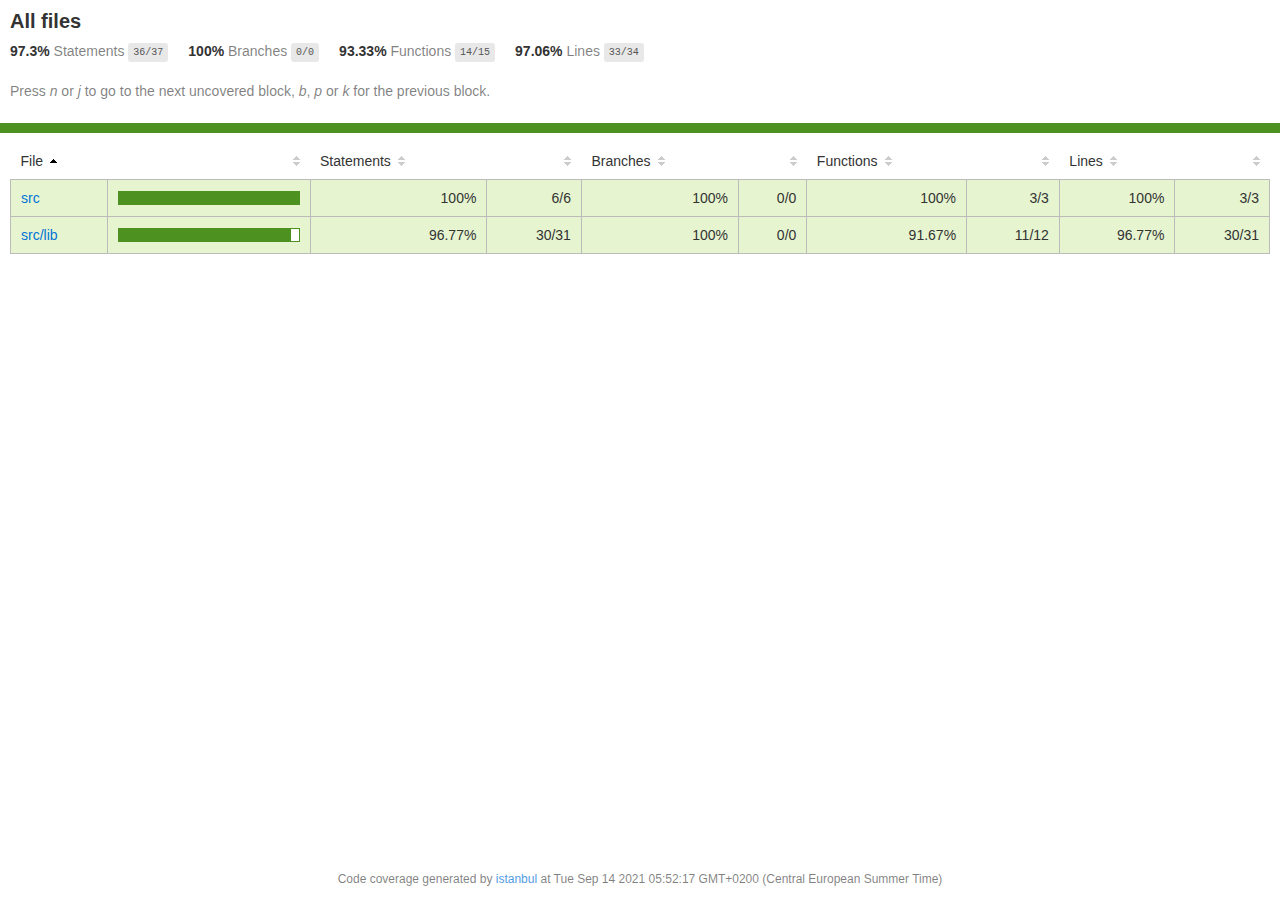
<file: express-request-validator/coverage/index.html>
<!doctype html>
<html lang="en">

<head>
    <title>Code coverage report for All files</title>
    <meta charset="utf-8" />
    <link rel="stylesheet" href="prettify.css" />
    <link rel="stylesheet" href="base.css" />
    <link rel="shortcut icon" type="image/x-icon" href="favicon.png" />
    <meta name="viewport" content="width=device-width, initial-scale=1" />
    <style type='text/css'>
        .coverage-summary .sorter {
            background-image: url(sort-arrow-sprite.png);
        }
    </style>
</head>
    
<body>
<div class='wrapper'>
    <div class='pad1'>
        <h1>All files</h1>
        <div class='clearfix'>
            
            <div class='fl pad1y space-right2'>
                <span class="strong">97.3% </span>
                <span class="quiet">Statements</span>
                <span class='fraction'>36/37</span>
            </div>
        
            
            <div class='fl pad1y space-right2'>
                <span class="strong">100% </span>
                <span class="quiet">Branches</span>
                <span class='fraction'>0/0</span>
            </div>
        
            
            <div class='fl pad1y space-right2'>
                <span class="strong">93.33% </span>
                <span class="quiet">Functions</span>
                <span class='fraction'>14/15</span>
            </div>
        
            
            <div class='fl pad1y space-right2'>
                <span class="strong">97.06% </span>
                <span class="quiet">Lines</span>
                <span class='fraction'>33/34</span>
            </div>
        
            
        </div>
        <p class="quiet">
            Press <em>n</em> or <em>j</em> to go to the next uncovered block, <em>b</em>, <em>p</em> or <em>k</em> for the previous block.
        </p>
    </div>
    <div class='status-line high'></div>
    <div class="pad1">
<table class="coverage-summary">
<thead>
<tr>
   <th data-col="file" data-fmt="html" data-html="true" class="file">File</th>
   <th data-col="pic" data-type="number" data-fmt="html" data-html="true" class="pic"></th>
   <th data-col="statements" data-type="number" data-fmt="pct" class="pct">Statements</th>
   <th data-col="statements_raw" data-type="number" data-fmt="html" class="abs"></th>
   <th data-col="branches" data-type="number" data-fmt="pct" class="pct">Branches</th>
   <th data-col="branches_raw" data-type="number" data-fmt="html" class="abs"></th>
   <th data-col="functions" data-type="number" data-fmt="pct" class="pct">Functions</th>
   <th data-col="functions_raw" data-type="number" data-fmt="html" class="abs"></th>
   <th data-col="lines" data-type="number" data-fmt="pct" class="pct">Lines</th>
   <th data-col="lines_raw" data-type="number" data-fmt="html" class="abs"></th>
</tr>
</thead>
<tbody><tr>
	<td class="file high" data-value="src"><a href="src/index.html">src</a></td>
	<td data-value="100" class="pic high">
	<div class="chart"><div class="cover-fill cover-full" style="width: 100%"></div><div class="cover-empty" style="width: 0%"></div></div>
	</td>
	<td data-value="100" class="pct high">100%</td>
	<td data-value="6" class="abs high">6/6</td>
	<td data-value="100" class="pct high">100%</td>
	<td data-value="0" class="abs high">0/0</td>
	<td data-value="100" class="pct high">100%</td>
	<td data-value="3" class="abs high">3/3</td>
	<td data-value="100" class="pct high">100%</td>
	<td data-value="3" class="abs high">3/3</td>
	</tr>

<tr>
	<td class="file high" data-value="src/lib"><a href="src/lib/index.html">src/lib</a></td>
	<td data-value="96.77" class="pic high">
	<div class="chart"><div class="cover-fill" style="width: 96%"></div><div class="cover-empty" style="width: 4%"></div></div>
	</td>
	<td data-value="96.77" class="pct high">96.77%</td>
	<td data-value="31" class="abs high">30/31</td>
	<td data-value="100" class="pct high">100%</td>
	<td data-value="0" class="abs high">0/0</td>
	<td data-value="91.67" class="pct high">91.67%</td>
	<td data-value="12" class="abs high">11/12</td>
	<td data-value="96.77" class="pct high">96.77%</td>
	<td data-value="31" class="abs high">30/31</td>
	</tr>

</tbody>
</table>
</div>
                <div class='push'></div><!-- for sticky footer -->
            </div><!-- /wrapper -->
            <div class='footer quiet pad2 space-top1 center small'>
                Code coverage generated by
                <a href="https://istanbul.js.org/" target="_blank">istanbul</a>
                at Tue Sep 14 2021 05:52:17 GMT+0200 (Central European Summer Time)
            </div>
        </div>
        <script src="prettify.js"></script>
        <script>
            window.onload = function () {
                prettyPrint();
            };
        </script>
        <script src="sorter.js"></script>
        <script src="block-navigation.js"></script>
    </body>
</html>
</file>
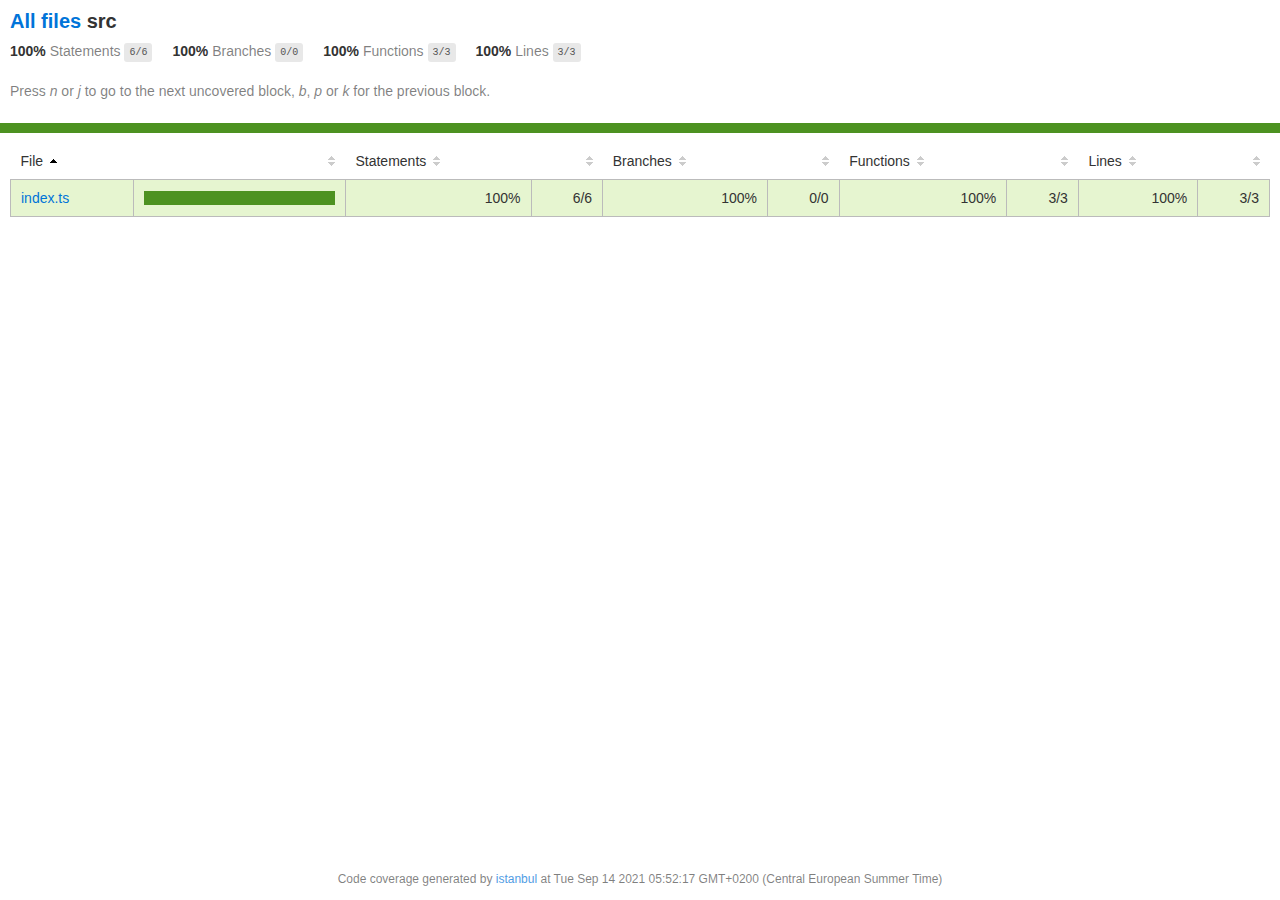
<file: express-request-validator/coverage/src/index.html>
<!doctype html>
<html lang="en">

<head>
    <title>Code coverage report for src</title>
    <meta charset="utf-8" />
    <link rel="stylesheet" href="../prettify.css" />
    <link rel="stylesheet" href="../base.css" />
    <link rel="shortcut icon" type="image/x-icon" href="../favicon.png" />
    <meta name="viewport" content="width=device-width, initial-scale=1" />
    <style type='text/css'>
        .coverage-summary .sorter {
            background-image: url(../sort-arrow-sprite.png);
        }
    </style>
</head>
    
<body>
<div class='wrapper'>
    <div class='pad1'>
        <h1><a href="../index.html">All files</a> src</h1>
        <div class='clearfix'>
            
            <div class='fl pad1y space-right2'>
                <span class="strong">100% </span>
                <span class="quiet">Statements</span>
                <span class='fraction'>6/6</span>
            </div>
        
            
            <div class='fl pad1y space-right2'>
                <span class="strong">100% </span>
                <span class="quiet">Branches</span>
                <span class='fraction'>0/0</span>
            </div>
        
            
            <div class='fl pad1y space-right2'>
                <span class="strong">100% </span>
                <span class="quiet">Functions</span>
                <span class='fraction'>3/3</span>
            </div>
        
            
            <div class='fl pad1y space-right2'>
                <span class="strong">100% </span>
                <span class="quiet">Lines</span>
                <span class='fraction'>3/3</span>
            </div>
        
            
        </div>
        <p class="quiet">
            Press <em>n</em> or <em>j</em> to go to the next uncovered block, <em>b</em>, <em>p</em> or <em>k</em> for the previous block.
        </p>
    </div>
    <div class='status-line high'></div>
    <div class="pad1">
<table class="coverage-summary">
<thead>
<tr>
   <th data-col="file" data-fmt="html" data-html="true" class="file">File</th>
   <th data-col="pic" data-type="number" data-fmt="html" data-html="true" class="pic"></th>
   <th data-col="statements" data-type="number" data-fmt="pct" class="pct">Statements</th>
   <th data-col="statements_raw" data-type="number" data-fmt="html" class="abs"></th>
   <th data-col="branches" data-type="number" data-fmt="pct" class="pct">Branches</th>
   <th data-col="branches_raw" data-type="number" data-fmt="html" class="abs"></th>
   <th data-col="functions" data-type="number" data-fmt="pct" class="pct">Functions</th>
   <th data-col="functions_raw" data-type="number" data-fmt="html" class="abs"></th>
   <th data-col="lines" data-type="number" data-fmt="pct" class="pct">Lines</th>
   <th data-col="lines_raw" data-type="number" data-fmt="html" class="abs"></th>
</tr>
</thead>
<tbody><tr>
	<td class="file high" data-value="index.ts"><a href="index.ts.html">index.ts</a></td>
	<td data-value="100" class="pic high">
	<div class="chart"><div class="cover-fill cover-full" style="width: 100%"></div><div class="cover-empty" style="width: 0%"></div></div>
	</td>
	<td data-value="100" class="pct high">100%</td>
	<td data-value="6" class="abs high">6/6</td>
	<td data-value="100" class="pct high">100%</td>
	<td data-value="0" class="abs high">0/0</td>
	<td data-value="100" class="pct high">100%</td>
	<td data-value="3" class="abs high">3/3</td>
	<td data-value="100" class="pct high">100%</td>
	<td data-value="3" class="abs high">3/3</td>
	</tr>

</tbody>
</table>
</div>
                <div class='push'></div><!-- for sticky footer -->
            </div><!-- /wrapper -->
            <div class='footer quiet pad2 space-top1 center small'>
                Code coverage generated by
                <a href="https://istanbul.js.org/" target="_blank">istanbul</a>
                at Tue Sep 14 2021 05:52:17 GMT+0200 (Central European Summer Time)
            </div>
        </div>
        <script src="../prettify.js"></script>
        <script>
            window.onload = function () {
                prettyPrint();
            };
        </script>
        <script src="../sorter.js"></script>
        <script src="../block-navigation.js"></script>
    </body>
</html>
</file>
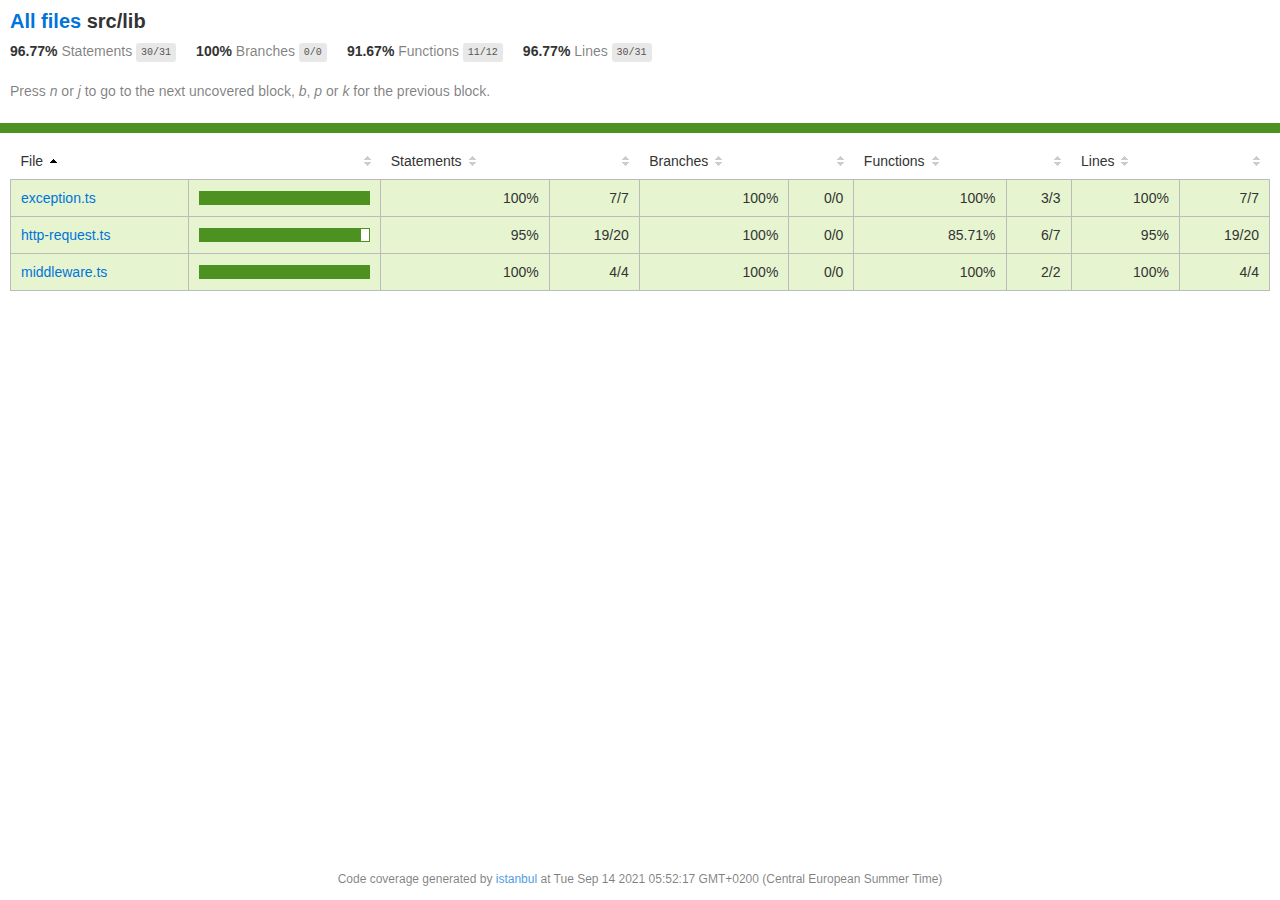
<file: express-request-validator/coverage/src/lib/index.html>
<!doctype html>
<html lang="en">

<head>
    <title>Code coverage report for src/lib</title>
    <meta charset="utf-8" />
    <link rel="stylesheet" href="../../prettify.css" />
    <link rel="stylesheet" href="../../base.css" />
    <link rel="shortcut icon" type="image/x-icon" href="../../favicon.png" />
    <meta name="viewport" content="width=device-width, initial-scale=1" />
    <style type='text/css'>
        .coverage-summary .sorter {
            background-image: url(../../sort-arrow-sprite.png);
        }
    </style>
</head>
    
<body>
<div class='wrapper'>
    <div class='pad1'>
        <h1><a href="../../index.html">All files</a> src/lib</h1>
        <div class='clearfix'>
            
            <div class='fl pad1y space-right2'>
                <span class="strong">96.77% </span>
                <span class="quiet">Statements</span>
                <span class='fraction'>30/31</span>
            </div>
        
            
            <div class='fl pad1y space-right2'>
                <span class="strong">100% </span>
                <span class="quiet">Branches</span>
                <span class='fraction'>0/0</span>
            </div>
        
            
            <div class='fl pad1y space-right2'>
                <span class="strong">91.67% </span>
                <span class="quiet">Functions</span>
                <span class='fraction'>11/12</span>
            </div>
        
            
            <div class='fl pad1y space-right2'>
                <span class="strong">96.77% </span>
                <span class="quiet">Lines</span>
                <span class='fraction'>30/31</span>
            </div>
        
            
        </div>
        <p class="quiet">
            Press <em>n</em> or <em>j</em> to go to the next uncovered block, <em>b</em>, <em>p</em> or <em>k</em> for the previous block.
        </p>
    </div>
    <div class='status-line high'></div>
    <div class="pad1">
<table class="coverage-summary">
<thead>
<tr>
   <th data-col="file" data-fmt="html" data-html="true" class="file">File</th>
   <th data-col="pic" data-type="number" data-fmt="html" data-html="true" class="pic"></th>
   <th data-col="statements" data-type="number" data-fmt="pct" class="pct">Statements</th>
   <th data-col="statements_raw" data-type="number" data-fmt="html" class="abs"></th>
   <th data-col="branches" data-type="number" data-fmt="pct" class="pct">Branches</th>
   <th data-col="branches_raw" data-type="number" data-fmt="html" class="abs"></th>
   <th data-col="functions" data-type="number" data-fmt="pct" class="pct">Functions</th>
   <th data-col="functions_raw" data-type="number" data-fmt="html" class="abs"></th>
   <th data-col="lines" data-type="number" data-fmt="pct" class="pct">Lines</th>
   <th data-col="lines_raw" data-type="number" data-fmt="html" class="abs"></th>
</tr>
</thead>
<tbody><tr>
	<td class="file high" data-value="exception.ts"><a href="exception.ts.html">exception.ts</a></td>
	<td data-value="100" class="pic high">
	<div class="chart"><div class="cover-fill cover-full" style="width: 100%"></div><div class="cover-empty" style="width: 0%"></div></div>
	</td>
	<td data-value="100" class="pct high">100%</td>
	<td data-value="7" class="abs high">7/7</td>
	<td data-value="100" class="pct high">100%</td>
	<td data-value="0" class="abs high">0/0</td>
	<td data-value="100" class="pct high">100%</td>
	<td data-value="3" class="abs high">3/3</td>
	<td data-value="100" class="pct high">100%</td>
	<td data-value="7" class="abs high">7/7</td>
	</tr>

<tr>
	<td class="file high" data-value="http-request.ts"><a href="http-request.ts.html">http-request.ts</a></td>
	<td data-value="95" class="pic high">
	<div class="chart"><div class="cover-fill" style="width: 95%"></div><div class="cover-empty" style="width: 5%"></div></div>
	</td>
	<td data-value="95" class="pct high">95%</td>
	<td data-value="20" class="abs high">19/20</td>
	<td data-value="100" class="pct high">100%</td>
	<td data-value="0" class="abs high">0/0</td>
	<td data-value="85.71" class="pct high">85.71%</td>
	<td data-value="7" class="abs high">6/7</td>
	<td data-value="95" class="pct high">95%</td>
	<td data-value="20" class="abs high">19/20</td>
	</tr>

<tr>
	<td class="file high" data-value="middleware.ts"><a href="middleware.ts.html">middleware.ts</a></td>
	<td data-value="100" class="pic high">
	<div class="chart"><div class="cover-fill cover-full" style="width: 100%"></div><div class="cover-empty" style="width: 0%"></div></div>
	</td>
	<td data-value="100" class="pct high">100%</td>
	<td data-value="4" class="abs high">4/4</td>
	<td data-value="100" class="pct high">100%</td>
	<td data-value="0" class="abs high">0/0</td>
	<td data-value="100" class="pct high">100%</td>
	<td data-value="2" class="abs high">2/2</td>
	<td data-value="100" class="pct high">100%</td>
	<td data-value="4" class="abs high">4/4</td>
	</tr>

</tbody>
</table>
</div>
                <div class='push'></div><!-- for sticky footer -->
            </div><!-- /wrapper -->
            <div class='footer quiet pad2 space-top1 center small'>
                Code coverage generated by
                <a href="https://istanbul.js.org/" target="_blank">istanbul</a>
                at Tue Sep 14 2021 05:52:17 GMT+0200 (Central European Summer Time)
            </div>
        </div>
        <script src="../../prettify.js"></script>
        <script>
            window.onload = function () {
                prettyPrint();
            };
        </script>
        <script src="../../sorter.js"></script>
        <script src="../../block-navigation.js"></script>
    </body>
</html>
</file>
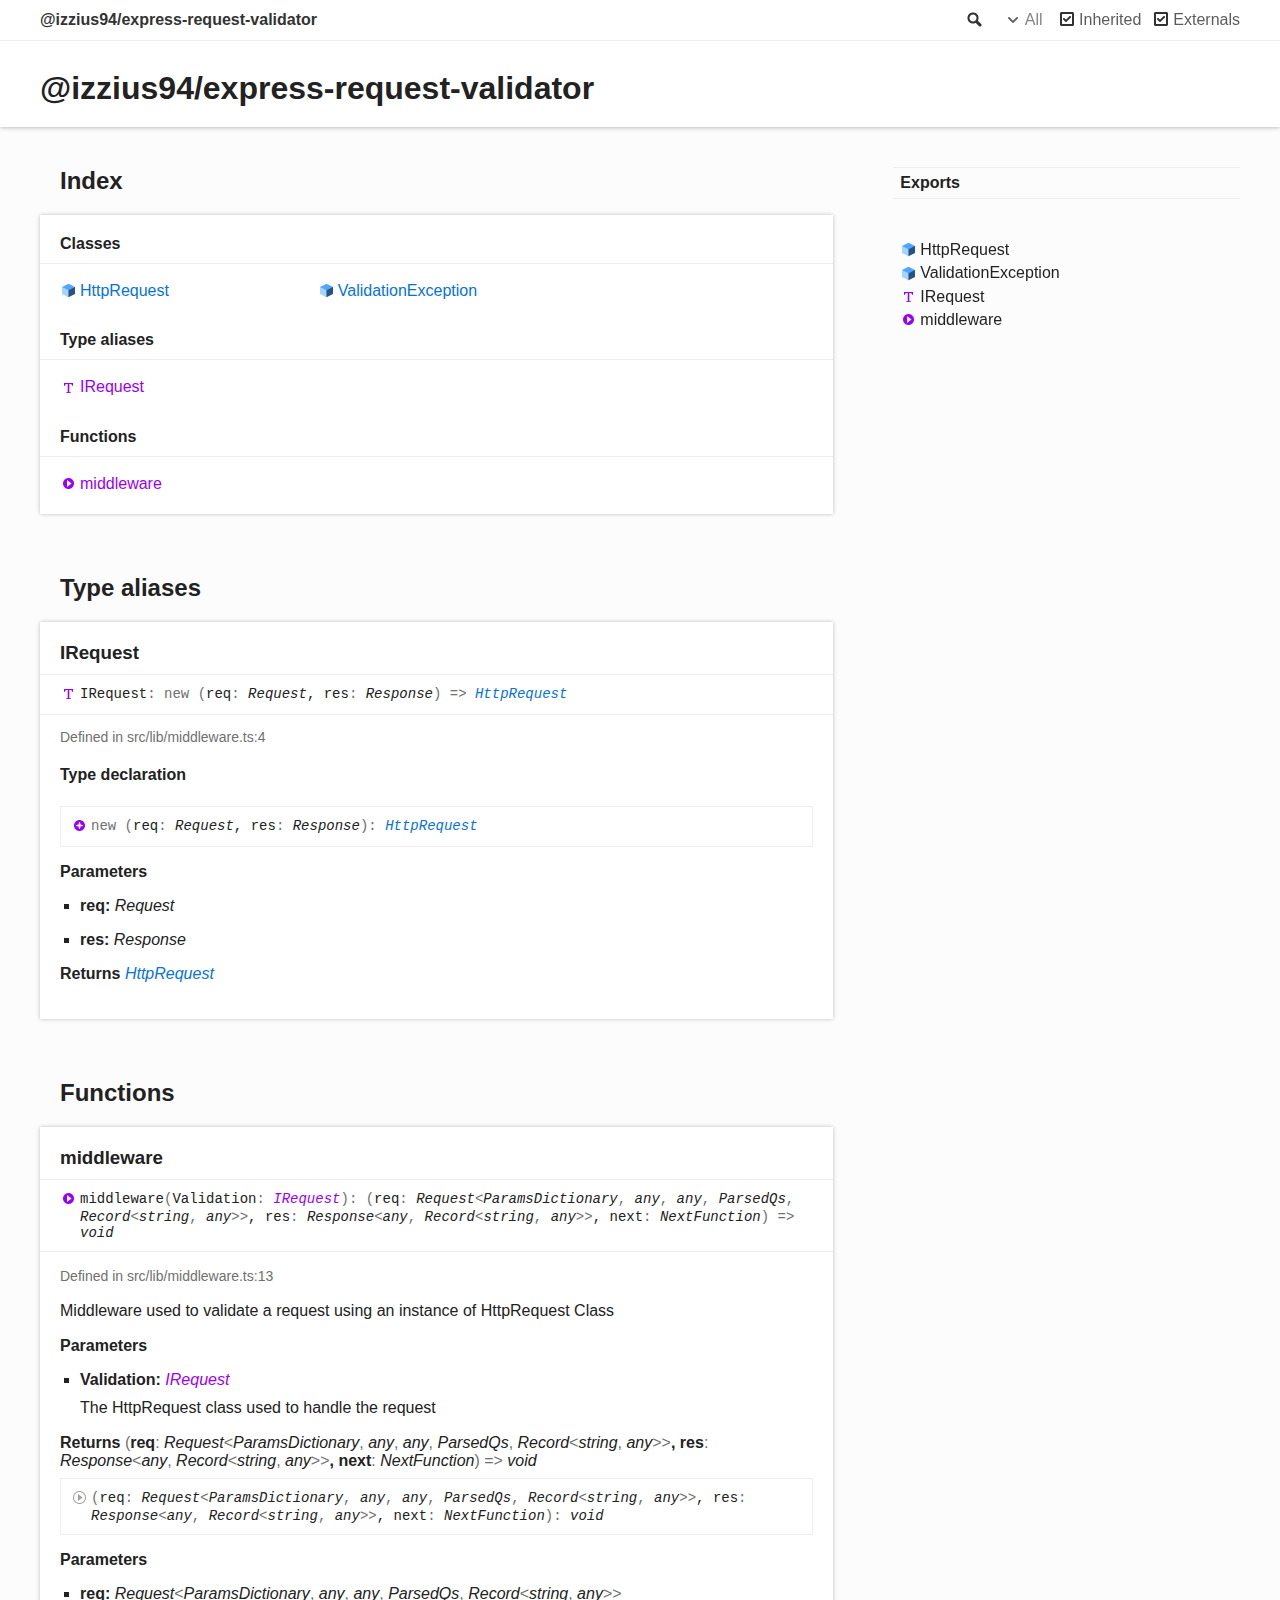
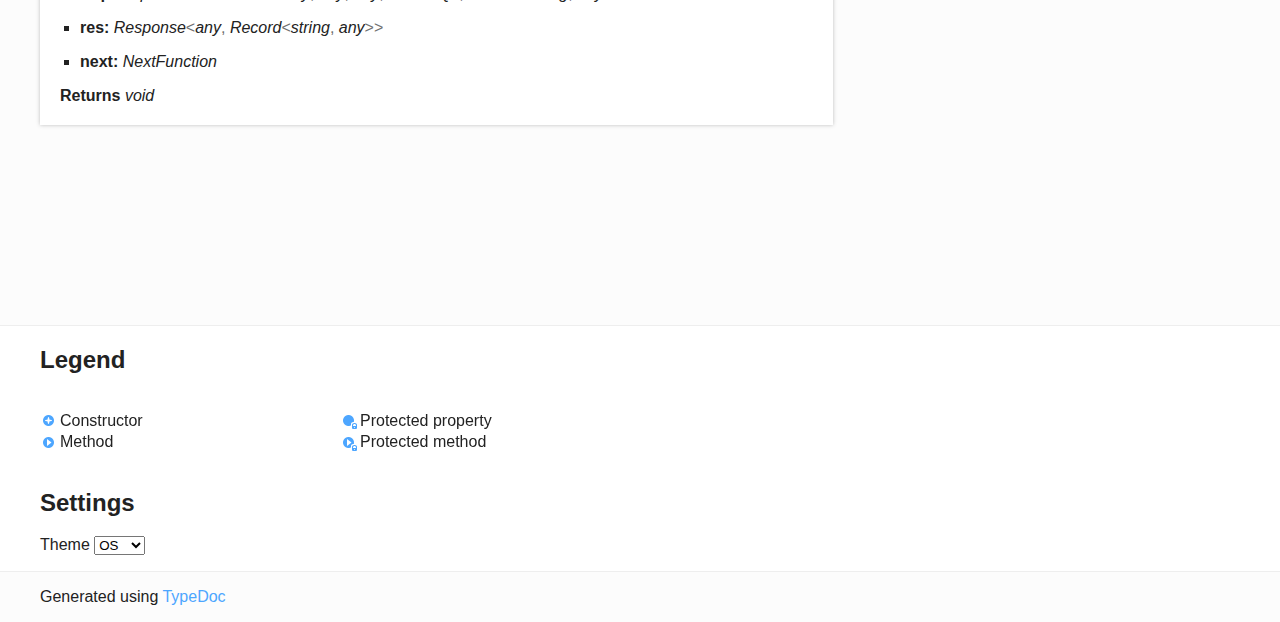
<file: express-request-validator/code/modules.html>
<!DOCTYPE html><html class="default no-js"><head><meta charSet="utf-8"/><meta http-equiv="X-UA-Compatible" content="IE=edge"/><title>@izzius94/express-request-validator</title><meta name="description" content="Documentation for @izzius94/express-request-validator"/><meta name="viewport" content="width=device-width, initial-scale=1"/><link rel="stylesheet" href="assets/style.css"/><link rel="stylesheet" href="assets/highlight.css"/><script async src="assets/search.js" id="search-script"></script></head><body><header><div class="tsd-page-toolbar"><div class="container"><div class="table-wrap"><div class="table-cell" id="tsd-search" data-base="."><div class="field"><label for="tsd-search-field" class="tsd-widget search no-caption">Search</label><input type="text" id="tsd-search-field"/></div><ul class="results"><li class="state loading">Preparing search index...</li><li class="state failure">The search index is not available</li></ul><a href="index.html" class="title">@izzius94/express-request-validator</a></div><div class="table-cell" id="tsd-widgets"><div id="tsd-filter"><a href="#" class="tsd-widget options no-caption" data-toggle="options">Options</a><div class="tsd-filter-group"><div class="tsd-select" id="tsd-filter-visibility"><span class="tsd-select-label">All</span><ul class="tsd-select-list"><li data-value="public">Public</li><li data-value="protected">Public/Protected</li><li data-value="private" class="selected">All</li></ul></div> <input type="checkbox" id="tsd-filter-inherited" checked/><label class="tsd-widget" for="tsd-filter-inherited">Inherited</label><input type="checkbox" id="tsd-filter-externals" checked/><label class="tsd-widget" for="tsd-filter-externals">Externals</label></div></div><a href="#" class="tsd-widget menu no-caption" data-toggle="menu">Menu</a></div></div></div></div><div class="tsd-page-title"><div class="container"><h1>@izzius94/express-request-validator</h1></div></div></header><div class="container container-main"><div class="row"><div class="col-8 col-content"><section class="tsd-panel-group tsd-index-group"><h2>Index</h2><section class="tsd-panel tsd-index-panel"><div class="tsd-index-content"><section class="tsd-index-section "><h3>Classes</h3><ul class="tsd-index-list"><li class="tsd-kind-class"><a href="classes/HttpRequest.html" class="tsd-kind-icon">Http<wbr/>Request</a></li><li class="tsd-kind-class"><a href="classes/ValidationException.html" class="tsd-kind-icon">Validation<wbr/>Exception</a></li></ul></section><section class="tsd-index-section "><h3>Type aliases</h3><ul class="tsd-index-list"><li class="tsd-kind-type-alias"><a href="modules.html#IRequest" class="tsd-kind-icon">IRequest</a></li></ul></section><section class="tsd-index-section "><h3>Functions</h3><ul class="tsd-index-list"><li class="tsd-kind-function"><a href="modules.html#middleware" class="tsd-kind-icon">middleware</a></li></ul></section></div></section></section><section class="tsd-panel-group tsd-member-group "><h2>Type aliases</h2><section class="tsd-panel tsd-member tsd-kind-type-alias"><a name="IRequest" class="tsd-anchor"></a><h3>IRequest</h3><div class="tsd-signature tsd-kind-icon">IRequest<span class="tsd-signature-symbol">:</span> <span class="tsd-signature-symbol">new </span><span class="tsd-signature-symbol">(</span>req<span class="tsd-signature-symbol">: </span><span class="tsd-signature-type">Request</span>, res<span class="tsd-signature-symbol">: </span><span class="tsd-signature-type">Response</span><span class="tsd-signature-symbol">)</span><span class="tsd-signature-symbol"> =&gt; </span><a href="classes/HttpRequest.html" class="tsd-signature-type" data-tsd-kind="Class">HttpRequest</a></div><aside class="tsd-sources"><ul><li>Defined in src/lib/middleware.ts:4</li></ul></aside><div class="tsd-type-declaration"><h4>Type declaration</h4><ul class="tsd-parameters"><li class="tsd-parameter-signature"><ul class="tsd-signatures tsd-kind-constructor tsd-parent-kind-type-alias"><li class="tsd-signature tsd-kind-icon"><span class="tsd-signature-symbol">new </span><span class="tsd-signature-symbol">(</span>req<span class="tsd-signature-symbol">: </span><span class="tsd-signature-type">Request</span>, res<span class="tsd-signature-symbol">: </span><span class="tsd-signature-type">Response</span><span class="tsd-signature-symbol">)</span><span class="tsd-signature-symbol">: </span><a href="classes/HttpRequest.html" class="tsd-signature-type" data-tsd-kind="Class">HttpRequest</a></li></ul><ul class="tsd-descriptions"><li class="tsd-description"><h4 class="tsd-parameters-title">Parameters</h4><ul class="tsd-parameters"><li><h5>req: <span class="tsd-signature-type">Request</span></h5></li><li><h5>res: <span class="tsd-signature-type">Response</span></h5></li></ul><h4 class="tsd-returns-title">Returns <a href="classes/HttpRequest.html" class="tsd-signature-type" data-tsd-kind="Class">HttpRequest</a></h4></li></ul></li></ul></div></section></section><section class="tsd-panel-group tsd-member-group "><h2>Functions</h2><section class="tsd-panel tsd-member tsd-kind-function"><a name="middleware" class="tsd-anchor"></a><h3>middleware</h3><ul class="tsd-signatures tsd-kind-function"><li class="tsd-signature tsd-kind-icon">middleware<span class="tsd-signature-symbol">(</span>Validation<span class="tsd-signature-symbol">: </span><a href="modules.html#IRequest" class="tsd-signature-type" data-tsd-kind="Type alias">IRequest</a><span class="tsd-signature-symbol">)</span><span class="tsd-signature-symbol">: </span><span class="tsd-signature-symbol">(</span>req<span class="tsd-signature-symbol">: </span><span class="tsd-signature-type">Request</span><span class="tsd-signature-symbol">&lt;</span><span class="tsd-signature-type">ParamsDictionary</span><span class="tsd-signature-symbol">, </span><span class="tsd-signature-type">any</span><span class="tsd-signature-symbol">, </span><span class="tsd-signature-type">any</span><span class="tsd-signature-symbol">, </span><span class="tsd-signature-type">ParsedQs</span><span class="tsd-signature-symbol">, </span><span class="tsd-signature-type">Record</span><span class="tsd-signature-symbol">&lt;</span><span class="tsd-signature-type">string</span><span class="tsd-signature-symbol">, </span><span class="tsd-signature-type">any</span><span class="tsd-signature-symbol">&gt;</span><span class="tsd-signature-symbol">&gt;</span>, res<span class="tsd-signature-symbol">: </span><span class="tsd-signature-type">Response</span><span class="tsd-signature-symbol">&lt;</span><span class="tsd-signature-type">any</span><span class="tsd-signature-symbol">, </span><span class="tsd-signature-type">Record</span><span class="tsd-signature-symbol">&lt;</span><span class="tsd-signature-type">string</span><span class="tsd-signature-symbol">, </span><span class="tsd-signature-type">any</span><span class="tsd-signature-symbol">&gt;</span><span class="tsd-signature-symbol">&gt;</span>, next<span class="tsd-signature-symbol">: </span><span class="tsd-signature-type">NextFunction</span><span class="tsd-signature-symbol">)</span><span class="tsd-signature-symbol"> =&gt; </span><span class="tsd-signature-type">void</span></li></ul><ul class="tsd-descriptions"><li class="tsd-description"><aside class="tsd-sources"><ul><li>Defined in src/lib/middleware.ts:13</li></ul></aside><div class="tsd-comment tsd-typography"><div class="lead">
<p>Middleware used to validate a request using an instance
of HttpRequest Class</p>
</div></div><h4 class="tsd-parameters-title">Parameters</h4><ul class="tsd-parameters"><li><h5>Validation: <a href="modules.html#IRequest" class="tsd-signature-type" data-tsd-kind="Type alias">IRequest</a></h5><div class="tsd-comment tsd-typography"><div><p>The HttpRequest class used to handle the request</p>
</div></div></li></ul><h4 class="tsd-returns-title">Returns <span class="tsd-signature-symbol">(</span>req<span class="tsd-signature-symbol">: </span><span class="tsd-signature-type">Request</span><span class="tsd-signature-symbol">&lt;</span><span class="tsd-signature-type">ParamsDictionary</span><span class="tsd-signature-symbol">, </span><span class="tsd-signature-type">any</span><span class="tsd-signature-symbol">, </span><span class="tsd-signature-type">any</span><span class="tsd-signature-symbol">, </span><span class="tsd-signature-type">ParsedQs</span><span class="tsd-signature-symbol">, </span><span class="tsd-signature-type">Record</span><span class="tsd-signature-symbol">&lt;</span><span class="tsd-signature-type">string</span><span class="tsd-signature-symbol">, </span><span class="tsd-signature-type">any</span><span class="tsd-signature-symbol">&gt;</span><span class="tsd-signature-symbol">&gt;</span>, res<span class="tsd-signature-symbol">: </span><span class="tsd-signature-type">Response</span><span class="tsd-signature-symbol">&lt;</span><span class="tsd-signature-type">any</span><span class="tsd-signature-symbol">, </span><span class="tsd-signature-type">Record</span><span class="tsd-signature-symbol">&lt;</span><span class="tsd-signature-type">string</span><span class="tsd-signature-symbol">, </span><span class="tsd-signature-type">any</span><span class="tsd-signature-symbol">&gt;</span><span class="tsd-signature-symbol">&gt;</span>, next<span class="tsd-signature-symbol">: </span><span class="tsd-signature-type">NextFunction</span><span class="tsd-signature-symbol">)</span><span class="tsd-signature-symbol"> =&gt; </span><span class="tsd-signature-type">void</span></h4><div></div><ul class="tsd-parameters"><li class="tsd-parameter-signature"><ul class="tsd-signatures tsd-kind-type-literal"><li class="tsd-signature tsd-kind-icon"><span class="tsd-signature-symbol">(</span>req<span class="tsd-signature-symbol">: </span><span class="tsd-signature-type">Request</span><span class="tsd-signature-symbol">&lt;</span><span class="tsd-signature-type">ParamsDictionary</span><span class="tsd-signature-symbol">, </span><span class="tsd-signature-type">any</span><span class="tsd-signature-symbol">, </span><span class="tsd-signature-type">any</span><span class="tsd-signature-symbol">, </span><span class="tsd-signature-type">ParsedQs</span><span class="tsd-signature-symbol">, </span><span class="tsd-signature-type">Record</span><span class="tsd-signature-symbol">&lt;</span><span class="tsd-signature-type">string</span><span class="tsd-signature-symbol">, </span><span class="tsd-signature-type">any</span><span class="tsd-signature-symbol">&gt;</span><span class="tsd-signature-symbol">&gt;</span>, res<span class="tsd-signature-symbol">: </span><span class="tsd-signature-type">Response</span><span class="tsd-signature-symbol">&lt;</span><span class="tsd-signature-type">any</span><span class="tsd-signature-symbol">, </span><span class="tsd-signature-type">Record</span><span class="tsd-signature-symbol">&lt;</span><span class="tsd-signature-type">string</span><span class="tsd-signature-symbol">, </span><span class="tsd-signature-type">any</span><span class="tsd-signature-symbol">&gt;</span><span class="tsd-signature-symbol">&gt;</span>, next<span class="tsd-signature-symbol">: </span><span class="tsd-signature-type">NextFunction</span><span class="tsd-signature-symbol">)</span><span class="tsd-signature-symbol">: </span><span class="tsd-signature-type">void</span></li></ul><ul class="tsd-descriptions"><li class="tsd-description"><h4 class="tsd-parameters-title">Parameters</h4><ul class="tsd-parameters"><li><h5>req: <span class="tsd-signature-type">Request</span><span class="tsd-signature-symbol">&lt;</span><span class="tsd-signature-type">ParamsDictionary</span><span class="tsd-signature-symbol">, </span><span class="tsd-signature-type">any</span><span class="tsd-signature-symbol">, </span><span class="tsd-signature-type">any</span><span class="tsd-signature-symbol">, </span><span class="tsd-signature-type">ParsedQs</span><span class="tsd-signature-symbol">, </span><span class="tsd-signature-type">Record</span><span class="tsd-signature-symbol">&lt;</span><span class="tsd-signature-type">string</span><span class="tsd-signature-symbol">, </span><span class="tsd-signature-type">any</span><span class="tsd-signature-symbol">&gt;</span><span class="tsd-signature-symbol">&gt;</span></h5></li><li><h5>res: <span class="tsd-signature-type">Response</span><span class="tsd-signature-symbol">&lt;</span><span class="tsd-signature-type">any</span><span class="tsd-signature-symbol">, </span><span class="tsd-signature-type">Record</span><span class="tsd-signature-symbol">&lt;</span><span class="tsd-signature-type">string</span><span class="tsd-signature-symbol">, </span><span class="tsd-signature-type">any</span><span class="tsd-signature-symbol">&gt;</span><span class="tsd-signature-symbol">&gt;</span></h5></li><li><h5>next: <span class="tsd-signature-type">NextFunction</span></h5></li></ul><h4 class="tsd-returns-title">Returns <span class="tsd-signature-type">void</span></h4></li></ul></li></ul></li></ul></section></section></div><div class="col-4 col-menu menu-sticky-wrap menu-highlight"><nav class="tsd-navigation primary"><ul><li class="current"><a href="modules.html">Exports</a></li></ul></nav><nav class="tsd-navigation secondary menu-sticky"><ul><li class="tsd-kind-class"><a href="classes/HttpRequest.html" class="tsd-kind-icon">Http<wbr/>Request</a></li><li class="tsd-kind-class"><a href="classes/ValidationException.html" class="tsd-kind-icon">Validation<wbr/>Exception</a></li><li class="tsd-kind-type-alias"><a href="modules.html#IRequest" class="tsd-kind-icon">IRequest</a></li><li class="tsd-kind-function"><a href="modules.html#middleware" class="tsd-kind-icon">middleware</a></li></ul></nav></div></div></div><footer class="with-border-bottom"><div class="container"><h2>Legend</h2><div class="tsd-legend-group"><ul class="tsd-legend"><li class="tsd-kind-constructor tsd-parent-kind-class"><span class="tsd-kind-icon">Constructor</span></li><li class="tsd-kind-method tsd-parent-kind-class"><span class="tsd-kind-icon">Method</span></li></ul><ul class="tsd-legend"><li class="tsd-kind-property tsd-parent-kind-class tsd-is-protected"><span class="tsd-kind-icon">Protected property</span></li><li class="tsd-kind-method tsd-parent-kind-class tsd-is-protected"><span class="tsd-kind-icon">Protected method</span></li></ul></div><h2>Settings</h2><p>Theme <select id="theme"><option value="os">OS</option><option value="light">Light</option><option value="dark">Dark</option></select></p></div></footer><div class="container tsd-generator"><p>Generated using <a href="https://typedoc.org/" target="_blank">TypeDoc</a></p></div><div class="overlay"></div><script src="assets/main.js"></script></body></html>
</file>
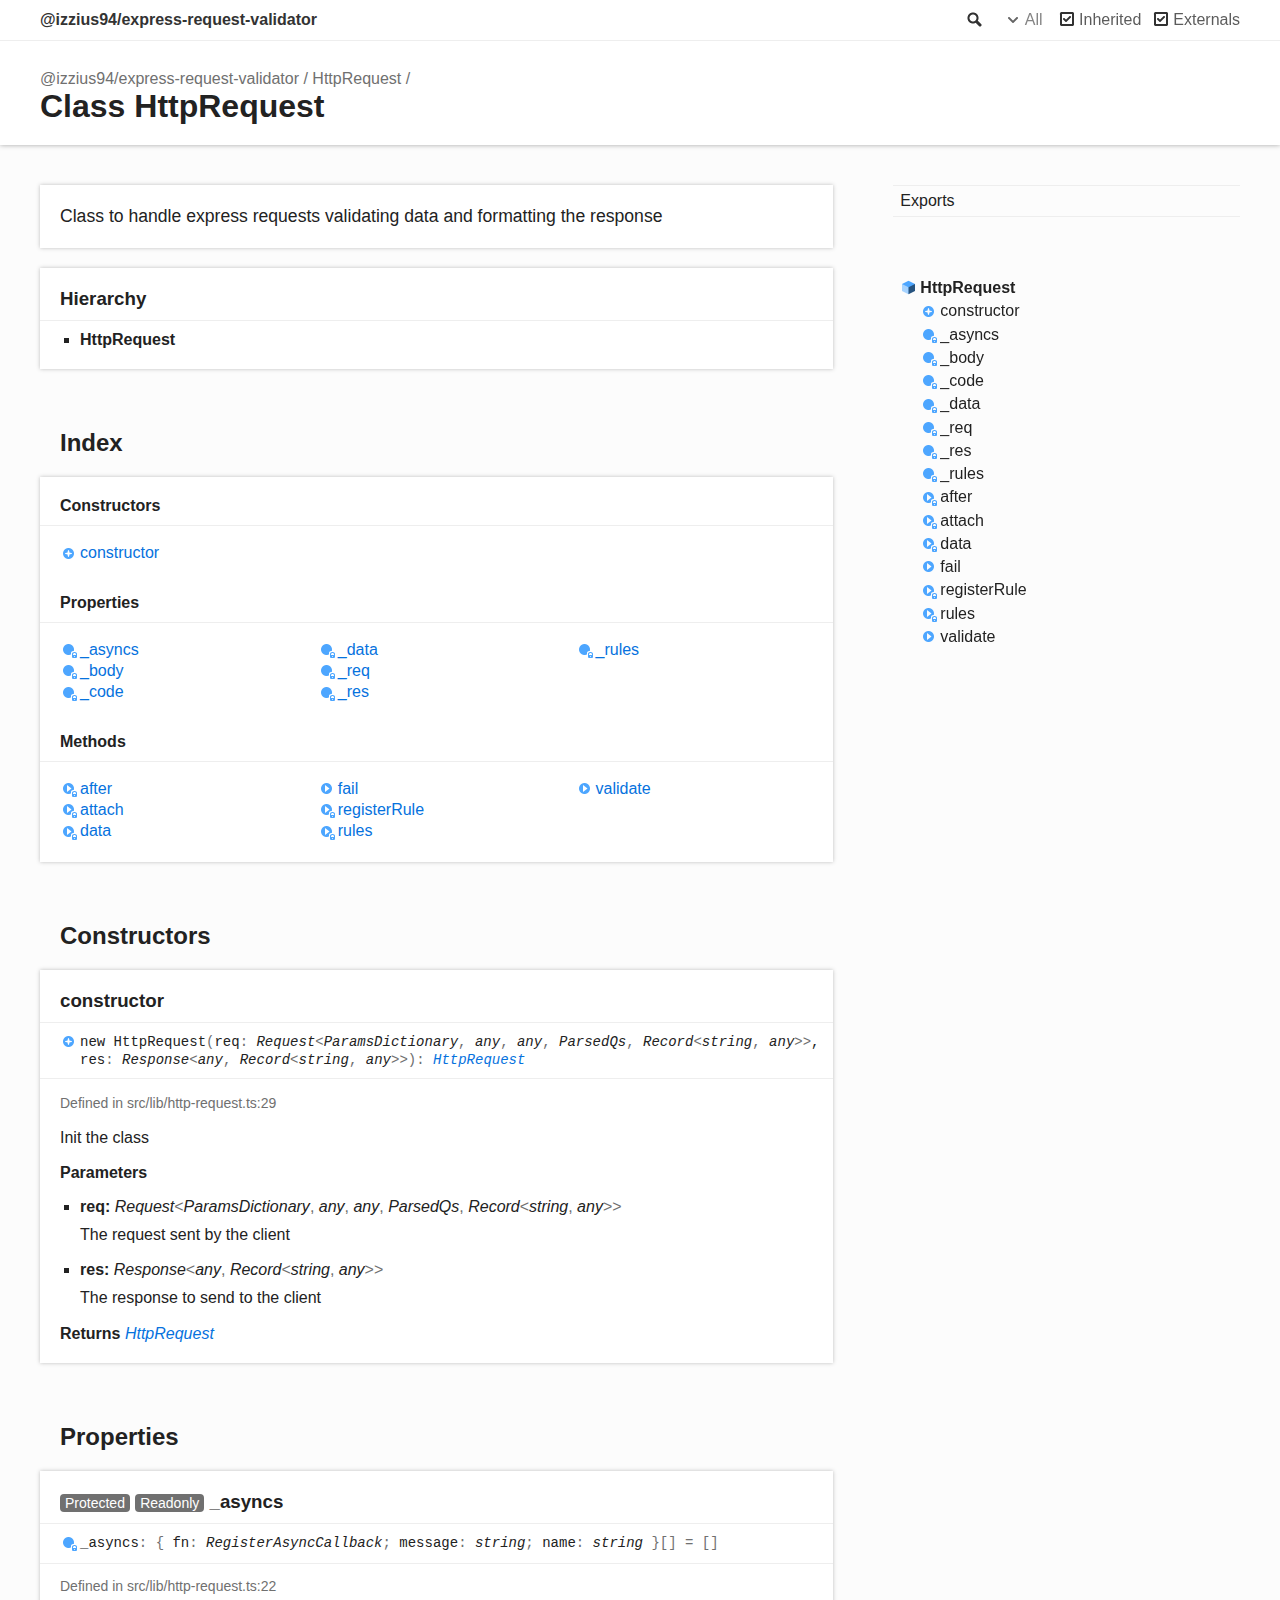
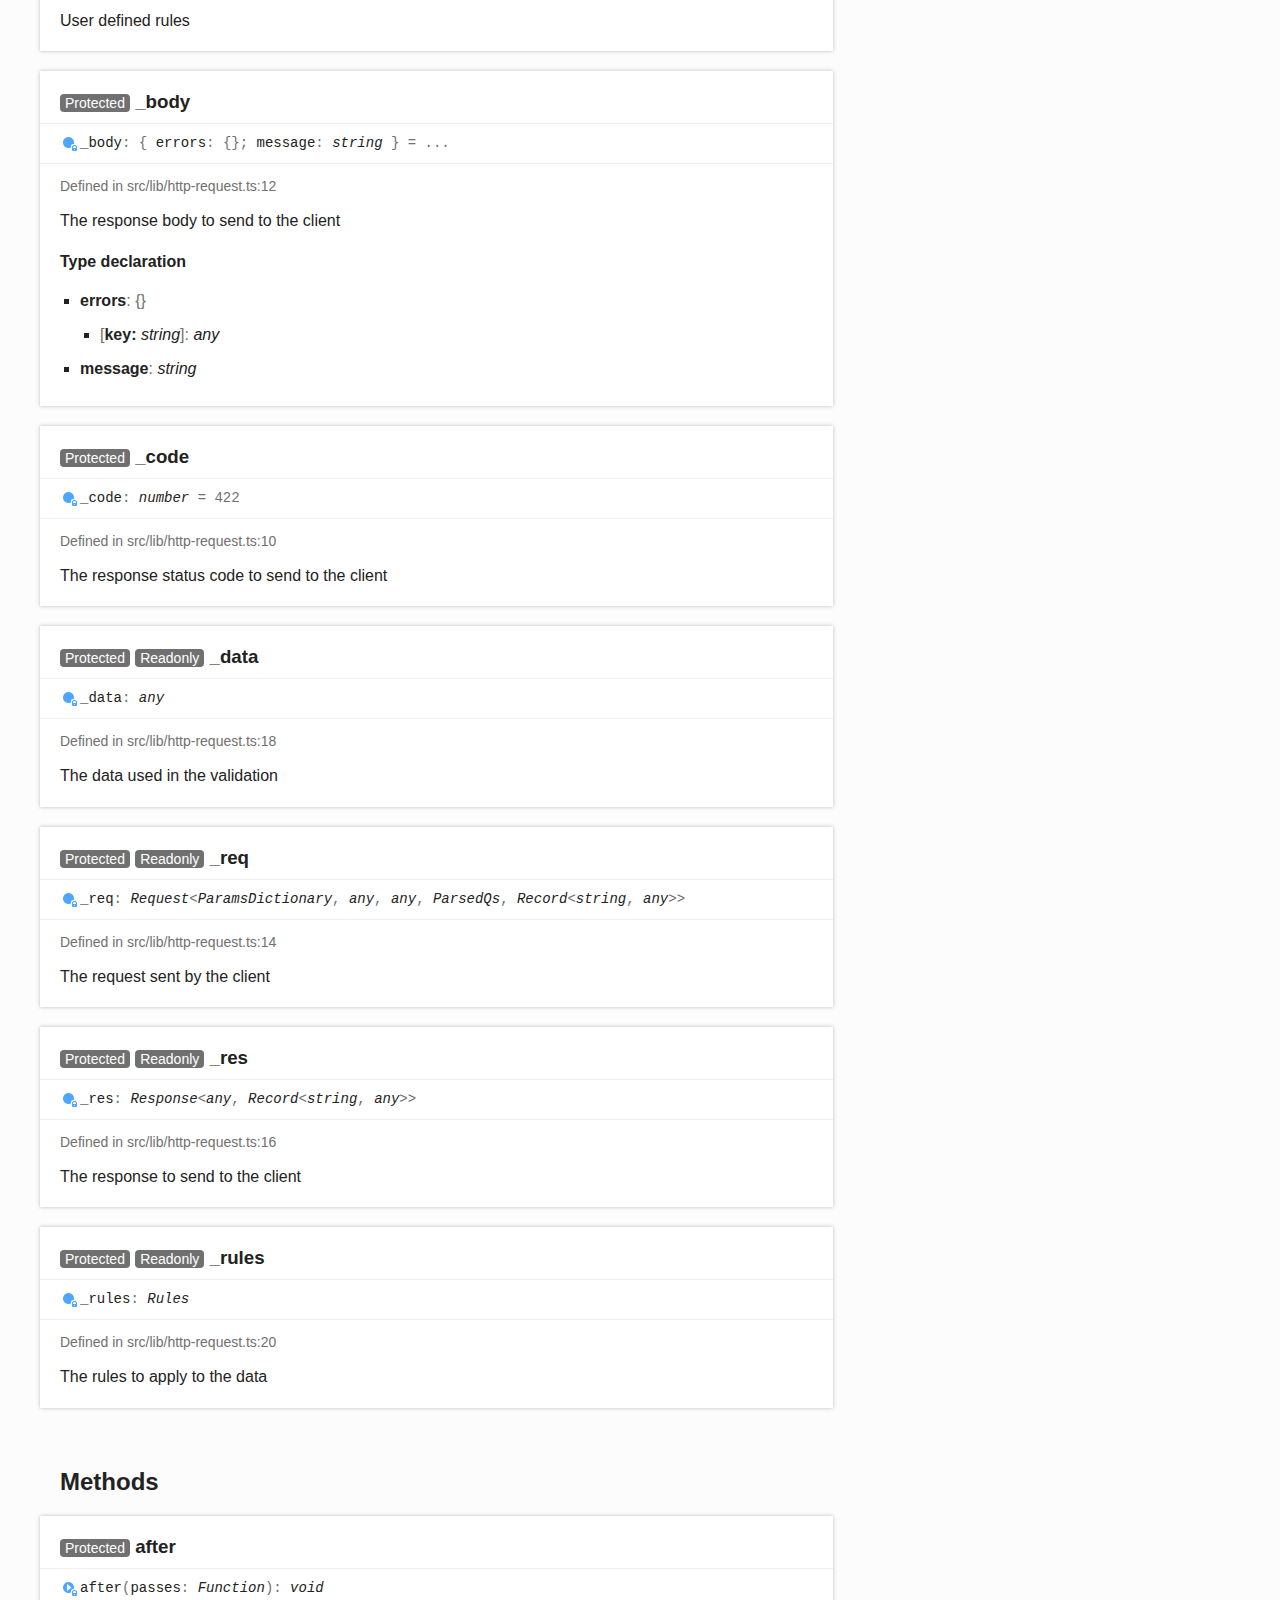
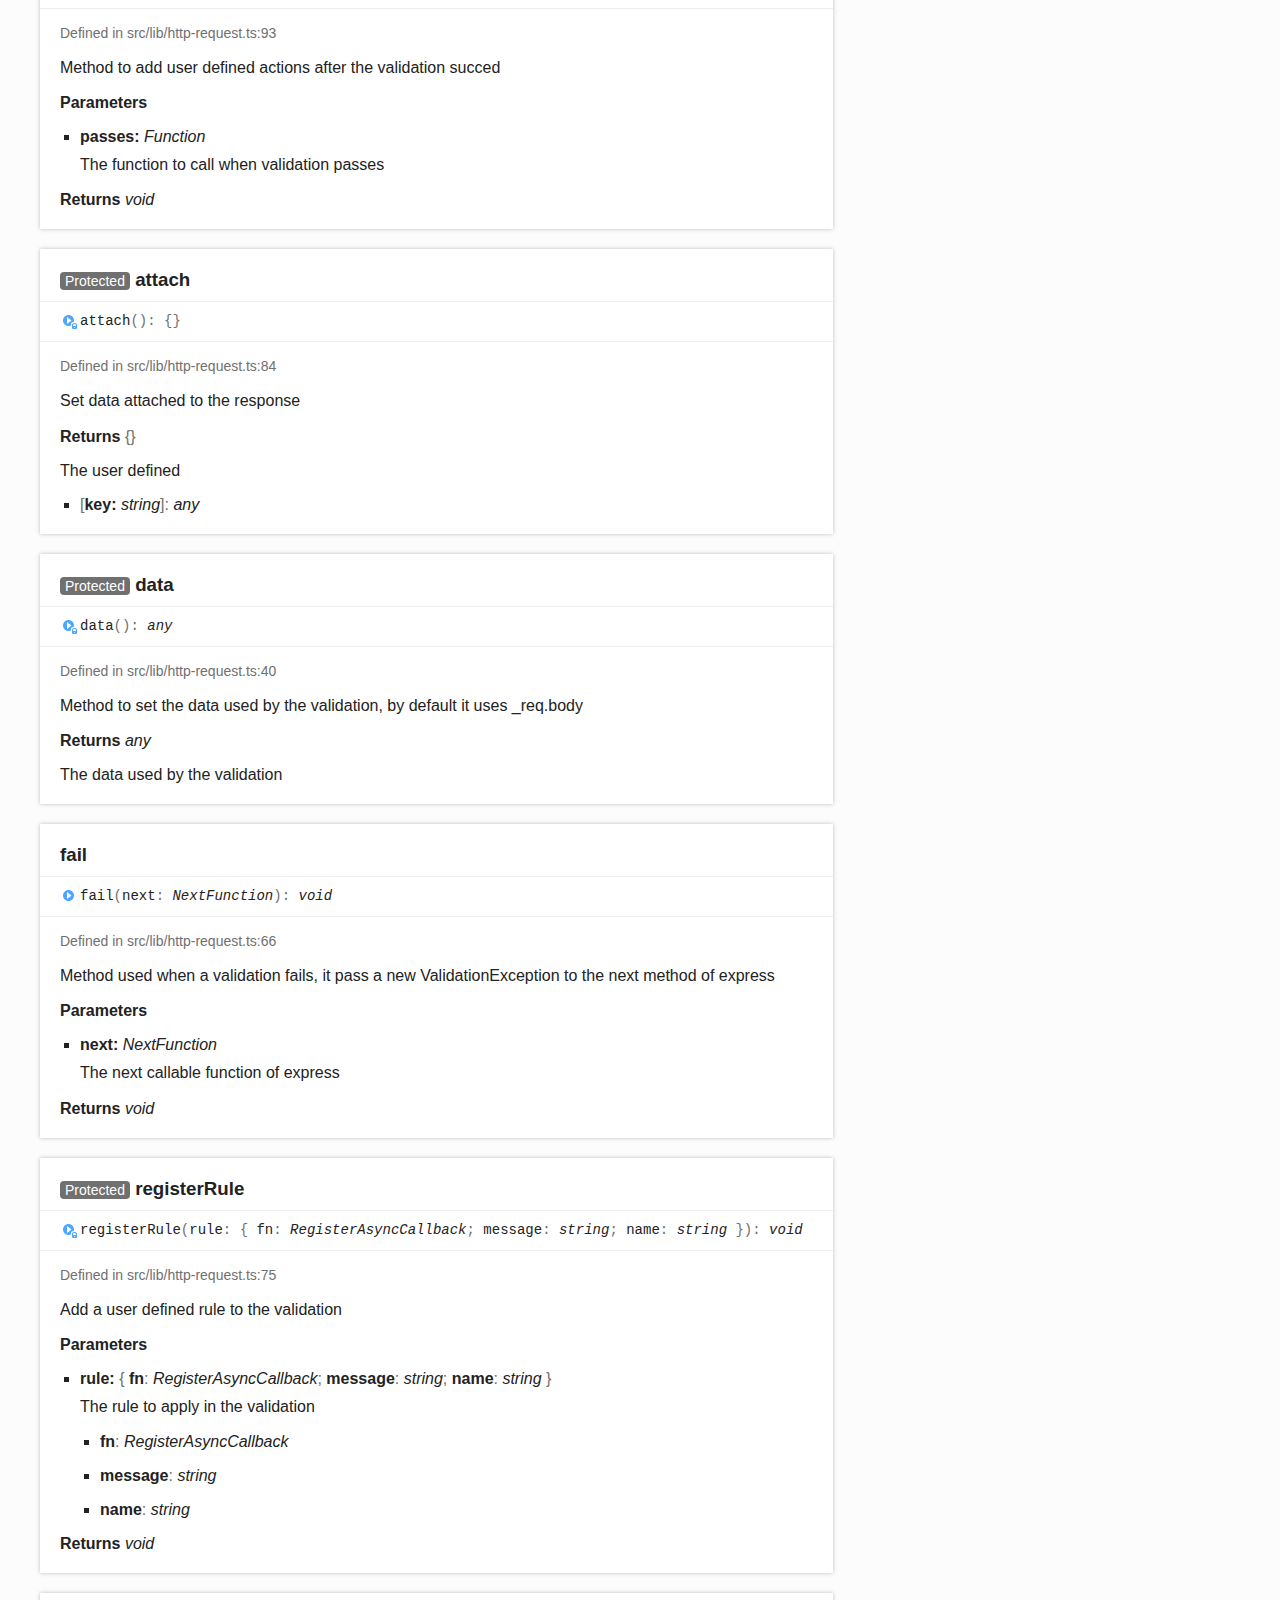
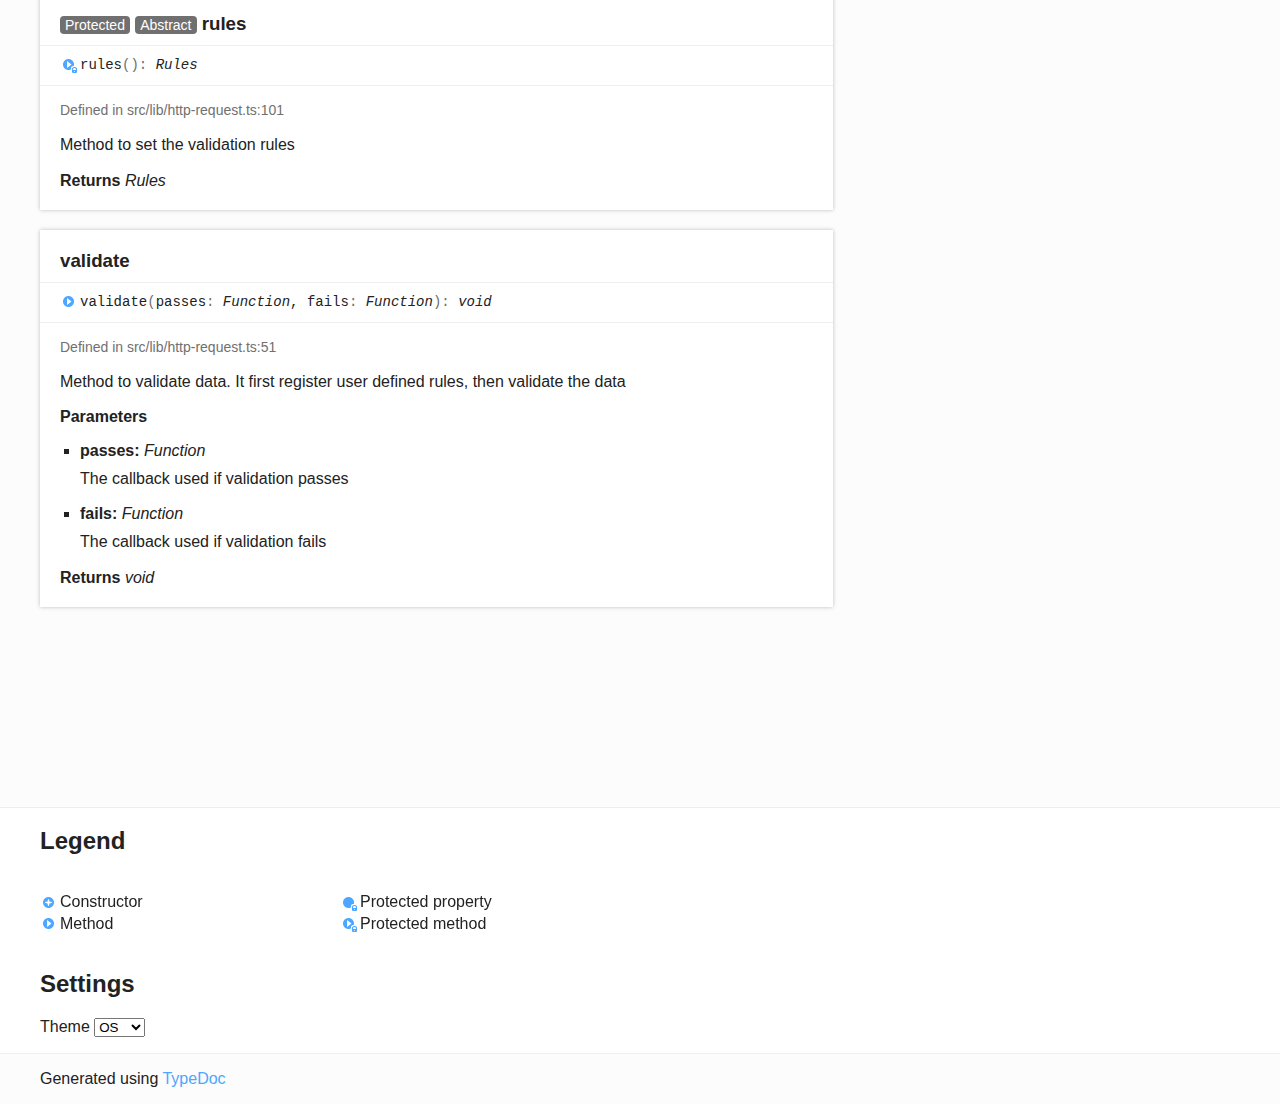
<file: express-request-validator/code/classes/HttpRequest.html>
<!DOCTYPE html><html class="default no-js"><head><meta charSet="utf-8"/><meta http-equiv="X-UA-Compatible" content="IE=edge"/><title>HttpRequest | @izzius94/express-request-validator</title><meta name="description" content="Documentation for @izzius94/express-request-validator"/><meta name="viewport" content="width=device-width, initial-scale=1"/><link rel="stylesheet" href="../assets/style.css"/><link rel="stylesheet" href="../assets/highlight.css"/><script async src="../assets/search.js" id="search-script"></script></head><body><header><div class="tsd-page-toolbar"><div class="container"><div class="table-wrap"><div class="table-cell" id="tsd-search" data-base=".."><div class="field"><label for="tsd-search-field" class="tsd-widget search no-caption">Search</label><input type="text" id="tsd-search-field"/></div><ul class="results"><li class="state loading">Preparing search index...</li><li class="state failure">The search index is not available</li></ul><a href="../index.html" class="title">@izzius94/express-request-validator</a></div><div class="table-cell" id="tsd-widgets"><div id="tsd-filter"><a href="#" class="tsd-widget options no-caption" data-toggle="options">Options</a><div class="tsd-filter-group"><div class="tsd-select" id="tsd-filter-visibility"><span class="tsd-select-label">All</span><ul class="tsd-select-list"><li data-value="public">Public</li><li data-value="protected">Public/Protected</li><li data-value="private" class="selected">All</li></ul></div> <input type="checkbox" id="tsd-filter-inherited" checked/><label class="tsd-widget" for="tsd-filter-inherited">Inherited</label><input type="checkbox" id="tsd-filter-externals" checked/><label class="tsd-widget" for="tsd-filter-externals">Externals</label></div></div><a href="#" class="tsd-widget menu no-caption" data-toggle="menu">Menu</a></div></div></div></div><div class="tsd-page-title"><div class="container"><ul class="tsd-breadcrumb"><li><a href="../modules.html">@izzius94/express-request-validator</a></li><li><a href="HttpRequest.html">HttpRequest</a></li></ul><h1>Class HttpRequest</h1></div></div></header><div class="container container-main"><div class="row"><div class="col-8 col-content"><section class="tsd-panel tsd-comment"><div class="tsd-comment tsd-typography"><div class="lead">
<p>Class to handle express requests validating data and formatting the response</p>
</div></div></section><section class="tsd-panel tsd-hierarchy"><h3>Hierarchy</h3><ul class="tsd-hierarchy"><li><span class="target">HttpRequest</span></li></ul></section><section class="tsd-panel-group tsd-index-group"><h2>Index</h2><section class="tsd-panel tsd-index-panel"><div class="tsd-index-content"><section class="tsd-index-section "><h3>Constructors</h3><ul class="tsd-index-list"><li class="tsd-kind-constructor tsd-parent-kind-class"><a href="HttpRequest.html#constructor" class="tsd-kind-icon">constructor</a></li></ul></section><section class="tsd-index-section tsd-is-private-protected"><h3>Properties</h3><ul class="tsd-index-list"><li class="tsd-kind-property tsd-parent-kind-class tsd-is-protected"><a href="HttpRequest.html#_asyncs" class="tsd-kind-icon">_asyncs</a></li><li class="tsd-kind-property tsd-parent-kind-class tsd-is-protected"><a href="HttpRequest.html#_body" class="tsd-kind-icon">_body</a></li><li class="tsd-kind-property tsd-parent-kind-class tsd-is-protected"><a href="HttpRequest.html#_code" class="tsd-kind-icon">_code</a></li><li class="tsd-kind-property tsd-parent-kind-class tsd-is-protected"><a href="HttpRequest.html#_data" class="tsd-kind-icon">_data</a></li><li class="tsd-kind-property tsd-parent-kind-class tsd-is-protected"><a href="HttpRequest.html#_req" class="tsd-kind-icon">_req</a></li><li class="tsd-kind-property tsd-parent-kind-class tsd-is-protected"><a href="HttpRequest.html#_res" class="tsd-kind-icon">_res</a></li><li class="tsd-kind-property tsd-parent-kind-class tsd-is-protected"><a href="HttpRequest.html#_rules" class="tsd-kind-icon">_rules</a></li></ul></section><section class="tsd-index-section "><h3>Methods</h3><ul class="tsd-index-list"><li class="tsd-kind-method tsd-parent-kind-class tsd-is-protected"><a href="HttpRequest.html#after" class="tsd-kind-icon">after</a></li><li class="tsd-kind-method tsd-parent-kind-class tsd-is-protected"><a href="HttpRequest.html#attach" class="tsd-kind-icon">attach</a></li><li class="tsd-kind-method tsd-parent-kind-class tsd-is-protected"><a href="HttpRequest.html#data" class="tsd-kind-icon">data</a></li><li class="tsd-kind-method tsd-parent-kind-class"><a href="HttpRequest.html#fail" class="tsd-kind-icon">fail</a></li><li class="tsd-kind-method tsd-parent-kind-class tsd-is-protected"><a href="HttpRequest.html#registerRule" class="tsd-kind-icon">register<wbr/>Rule</a></li><li class="tsd-kind-method tsd-parent-kind-class tsd-is-protected"><a href="HttpRequest.html#rules" class="tsd-kind-icon">rules</a></li><li class="tsd-kind-method tsd-parent-kind-class"><a href="HttpRequest.html#validate" class="tsd-kind-icon">validate</a></li></ul></section></div></section></section><section class="tsd-panel-group tsd-member-group "><h2>Constructors</h2><section class="tsd-panel tsd-member tsd-kind-constructor tsd-parent-kind-class"><a name="constructor" class="tsd-anchor"></a><h3>constructor</h3><ul class="tsd-signatures tsd-kind-constructor tsd-parent-kind-class"><li class="tsd-signature tsd-kind-icon">new <wbr/>Http<wbr/>Request<span class="tsd-signature-symbol">(</span>req<span class="tsd-signature-symbol">: </span><span class="tsd-signature-type">Request</span><span class="tsd-signature-symbol">&lt;</span><span class="tsd-signature-type">ParamsDictionary</span><span class="tsd-signature-symbol">, </span><span class="tsd-signature-type">any</span><span class="tsd-signature-symbol">, </span><span class="tsd-signature-type">any</span><span class="tsd-signature-symbol">, </span><span class="tsd-signature-type">ParsedQs</span><span class="tsd-signature-symbol">, </span><span class="tsd-signature-type">Record</span><span class="tsd-signature-symbol">&lt;</span><span class="tsd-signature-type">string</span><span class="tsd-signature-symbol">, </span><span class="tsd-signature-type">any</span><span class="tsd-signature-symbol">&gt;</span><span class="tsd-signature-symbol">&gt;</span>, res<span class="tsd-signature-symbol">: </span><span class="tsd-signature-type">Response</span><span class="tsd-signature-symbol">&lt;</span><span class="tsd-signature-type">any</span><span class="tsd-signature-symbol">, </span><span class="tsd-signature-type">Record</span><span class="tsd-signature-symbol">&lt;</span><span class="tsd-signature-type">string</span><span class="tsd-signature-symbol">, </span><span class="tsd-signature-type">any</span><span class="tsd-signature-symbol">&gt;</span><span class="tsd-signature-symbol">&gt;</span><span class="tsd-signature-symbol">)</span><span class="tsd-signature-symbol">: </span><a href="HttpRequest.html" class="tsd-signature-type" data-tsd-kind="Class">HttpRequest</a></li></ul><ul class="tsd-descriptions"><li class="tsd-description"><aside class="tsd-sources"><ul><li>Defined in src/lib/http-request.ts:29</li></ul></aside><div class="tsd-comment tsd-typography"><div class="lead">
<p>Init the class</p>
</div></div><h4 class="tsd-parameters-title">Parameters</h4><ul class="tsd-parameters"><li><h5>req: <span class="tsd-signature-type">Request</span><span class="tsd-signature-symbol">&lt;</span><span class="tsd-signature-type">ParamsDictionary</span><span class="tsd-signature-symbol">, </span><span class="tsd-signature-type">any</span><span class="tsd-signature-symbol">, </span><span class="tsd-signature-type">any</span><span class="tsd-signature-symbol">, </span><span class="tsd-signature-type">ParsedQs</span><span class="tsd-signature-symbol">, </span><span class="tsd-signature-type">Record</span><span class="tsd-signature-symbol">&lt;</span><span class="tsd-signature-type">string</span><span class="tsd-signature-symbol">, </span><span class="tsd-signature-type">any</span><span class="tsd-signature-symbol">&gt;</span><span class="tsd-signature-symbol">&gt;</span></h5><div class="tsd-comment tsd-typography"><div class="lead">
<p>The request sent by the client</p>
</div></div></li><li><h5>res: <span class="tsd-signature-type">Response</span><span class="tsd-signature-symbol">&lt;</span><span class="tsd-signature-type">any</span><span class="tsd-signature-symbol">, </span><span class="tsd-signature-type">Record</span><span class="tsd-signature-symbol">&lt;</span><span class="tsd-signature-type">string</span><span class="tsd-signature-symbol">, </span><span class="tsd-signature-type">any</span><span class="tsd-signature-symbol">&gt;</span><span class="tsd-signature-symbol">&gt;</span></h5><div class="tsd-comment tsd-typography"><div class="lead">
<p>The response to send to the client</p>
</div></div></li></ul><h4 class="tsd-returns-title">Returns <a href="HttpRequest.html" class="tsd-signature-type" data-tsd-kind="Class">HttpRequest</a></h4></li></ul></section></section><section class="tsd-panel-group tsd-member-group tsd-is-private-protected"><h2>Properties</h2><section class="tsd-panel tsd-member tsd-kind-property tsd-parent-kind-class tsd-is-protected"><a name="_asyncs" class="tsd-anchor"></a><h3><span class="tsd-flag ts-flagProtected">Protected</span> <span class="tsd-flag ts-flagReadonly">Readonly</span> _asyncs</h3><div class="tsd-signature tsd-kind-icon">_asyncs<span class="tsd-signature-symbol">:</span> <span class="tsd-signature-symbol">{ </span>fn<span class="tsd-signature-symbol">: </span><span class="tsd-signature-type">RegisterAsyncCallback</span><span class="tsd-signature-symbol">; </span>message<span class="tsd-signature-symbol">: </span><span class="tsd-signature-type">string</span><span class="tsd-signature-symbol">; </span>name<span class="tsd-signature-symbol">: </span><span class="tsd-signature-type">string</span><span class="tsd-signature-symbol"> }</span><span class="tsd-signature-symbol">[]</span><span class="tsd-signature-symbol"> = []</span></div><aside class="tsd-sources"><ul><li>Defined in src/lib/http-request.ts:22</li></ul></aside><div class="tsd-comment tsd-typography"><div class="lead">
<p>User defined rules</p>
</div></div></section><section class="tsd-panel tsd-member tsd-kind-property tsd-parent-kind-class tsd-is-protected"><a name="_body" class="tsd-anchor"></a><h3><span class="tsd-flag ts-flagProtected">Protected</span> _body</h3><div class="tsd-signature tsd-kind-icon">_body<span class="tsd-signature-symbol">:</span> <span class="tsd-signature-symbol">{ </span>errors<span class="tsd-signature-symbol">: </span><span class="tsd-signature-symbol">{}</span><span class="tsd-signature-symbol">; </span>message<span class="tsd-signature-symbol">: </span><span class="tsd-signature-type">string</span><span class="tsd-signature-symbol"> }</span><span class="tsd-signature-symbol"> = ...</span></div><aside class="tsd-sources"><ul><li>Defined in src/lib/http-request.ts:12</li></ul></aside><div class="tsd-comment tsd-typography"><div class="lead">
<p>The response body to send to the client</p>
</div></div><div class="tsd-type-declaration"><h4>Type declaration</h4><ul class="tsd-parameters"><li class="tsd-parameter"><h5>errors<span class="tsd-signature-symbol">: </span><span class="tsd-signature-symbol">{}</span></h5><ul class="tsd-parameters"><li class="tsd-parameter-index-signature"><h5><span class="tsd-signature-symbol">[</span>key: <span class="tsd-signature-type">string</span><span class="tsd-signature-symbol">]: </span><span class="tsd-signature-type">any</span></h5></li></ul></li><li class="tsd-parameter"><h5>message<span class="tsd-signature-symbol">: </span><span class="tsd-signature-type">string</span></h5></li></ul></div></section><section class="tsd-panel tsd-member tsd-kind-property tsd-parent-kind-class tsd-is-protected"><a name="_code" class="tsd-anchor"></a><h3><span class="tsd-flag ts-flagProtected">Protected</span> _code</h3><div class="tsd-signature tsd-kind-icon">_code<span class="tsd-signature-symbol">:</span> <span class="tsd-signature-type">number</span><span class="tsd-signature-symbol"> = 422</span></div><aside class="tsd-sources"><ul><li>Defined in src/lib/http-request.ts:10</li></ul></aside><div class="tsd-comment tsd-typography"><div class="lead">
<p>The response status code to send to the client</p>
</div></div></section><section class="tsd-panel tsd-member tsd-kind-property tsd-parent-kind-class tsd-is-protected"><a name="_data" class="tsd-anchor"></a><h3><span class="tsd-flag ts-flagProtected">Protected</span> <span class="tsd-flag ts-flagReadonly">Readonly</span> _data</h3><div class="tsd-signature tsd-kind-icon">_data<span class="tsd-signature-symbol">:</span> <span class="tsd-signature-type">any</span></div><aside class="tsd-sources"><ul><li>Defined in src/lib/http-request.ts:18</li></ul></aside><div class="tsd-comment tsd-typography"><div class="lead">
<p>The data used in the validation</p>
</div></div></section><section class="tsd-panel tsd-member tsd-kind-property tsd-parent-kind-class tsd-is-protected"><a name="_req" class="tsd-anchor"></a><h3><span class="tsd-flag ts-flagProtected">Protected</span> <span class="tsd-flag ts-flagReadonly">Readonly</span> _req</h3><div class="tsd-signature tsd-kind-icon">_req<span class="tsd-signature-symbol">:</span> <span class="tsd-signature-type">Request</span><span class="tsd-signature-symbol">&lt;</span><span class="tsd-signature-type">ParamsDictionary</span><span class="tsd-signature-symbol">, </span><span class="tsd-signature-type">any</span><span class="tsd-signature-symbol">, </span><span class="tsd-signature-type">any</span><span class="tsd-signature-symbol">, </span><span class="tsd-signature-type">ParsedQs</span><span class="tsd-signature-symbol">, </span><span class="tsd-signature-type">Record</span><span class="tsd-signature-symbol">&lt;</span><span class="tsd-signature-type">string</span><span class="tsd-signature-symbol">, </span><span class="tsd-signature-type">any</span><span class="tsd-signature-symbol">&gt;</span><span class="tsd-signature-symbol">&gt;</span></div><aside class="tsd-sources"><ul><li>Defined in src/lib/http-request.ts:14</li></ul></aside><div class="tsd-comment tsd-typography"><div class="lead">
<p>The request sent by the client</p>
</div></div></section><section class="tsd-panel tsd-member tsd-kind-property tsd-parent-kind-class tsd-is-protected"><a name="_res" class="tsd-anchor"></a><h3><span class="tsd-flag ts-flagProtected">Protected</span> <span class="tsd-flag ts-flagReadonly">Readonly</span> _res</h3><div class="tsd-signature tsd-kind-icon">_res<span class="tsd-signature-symbol">:</span> <span class="tsd-signature-type">Response</span><span class="tsd-signature-symbol">&lt;</span><span class="tsd-signature-type">any</span><span class="tsd-signature-symbol">, </span><span class="tsd-signature-type">Record</span><span class="tsd-signature-symbol">&lt;</span><span class="tsd-signature-type">string</span><span class="tsd-signature-symbol">, </span><span class="tsd-signature-type">any</span><span class="tsd-signature-symbol">&gt;</span><span class="tsd-signature-symbol">&gt;</span></div><aside class="tsd-sources"><ul><li>Defined in src/lib/http-request.ts:16</li></ul></aside><div class="tsd-comment tsd-typography"><div class="lead">
<p>The response to send to the client</p>
</div></div></section><section class="tsd-panel tsd-member tsd-kind-property tsd-parent-kind-class tsd-is-protected"><a name="_rules" class="tsd-anchor"></a><h3><span class="tsd-flag ts-flagProtected">Protected</span> <span class="tsd-flag ts-flagReadonly">Readonly</span> _rules</h3><div class="tsd-signature tsd-kind-icon">_rules<span class="tsd-signature-symbol">:</span> <span class="tsd-signature-type">Rules</span></div><aside class="tsd-sources"><ul><li>Defined in src/lib/http-request.ts:20</li></ul></aside><div class="tsd-comment tsd-typography"><div class="lead">
<p>The rules to apply to the data</p>
</div></div></section></section><section class="tsd-panel-group tsd-member-group "><h2>Methods</h2><section class="tsd-panel tsd-member tsd-kind-method tsd-parent-kind-class tsd-is-protected"><a name="after" class="tsd-anchor"></a><h3><span class="tsd-flag ts-flagProtected">Protected</span> after</h3><ul class="tsd-signatures tsd-kind-method tsd-parent-kind-class tsd-is-protected"><li class="tsd-signature tsd-kind-icon">after<span class="tsd-signature-symbol">(</span>passes<span class="tsd-signature-symbol">: </span><span class="tsd-signature-type">Function</span><span class="tsd-signature-symbol">)</span><span class="tsd-signature-symbol">: </span><span class="tsd-signature-type">void</span></li></ul><ul class="tsd-descriptions"><li class="tsd-description"><aside class="tsd-sources"><ul><li>Defined in src/lib/http-request.ts:93</li></ul></aside><div class="tsd-comment tsd-typography"><div class="lead">
<p>Method to add user defined actions after the validation succed</p>
</div></div><h4 class="tsd-parameters-title">Parameters</h4><ul class="tsd-parameters"><li><h5>passes: <span class="tsd-signature-type">Function</span></h5><div class="tsd-comment tsd-typography"><div><p>The function to call when validation passes</p>
</div></div></li></ul><h4 class="tsd-returns-title">Returns <span class="tsd-signature-type">void</span></h4></li></ul></section><section class="tsd-panel tsd-member tsd-kind-method tsd-parent-kind-class tsd-is-protected"><a name="attach" class="tsd-anchor"></a><h3><span class="tsd-flag ts-flagProtected">Protected</span> attach</h3><ul class="tsd-signatures tsd-kind-method tsd-parent-kind-class tsd-is-protected"><li class="tsd-signature tsd-kind-icon">attach<span class="tsd-signature-symbol">(</span><span class="tsd-signature-symbol">)</span><span class="tsd-signature-symbol">: </span><span class="tsd-signature-symbol">{}</span></li></ul><ul class="tsd-descriptions"><li class="tsd-description"><aside class="tsd-sources"><ul><li>Defined in src/lib/http-request.ts:84</li></ul></aside><div class="tsd-comment tsd-typography"><div class="lead">
<p>Set data attached to the response</p>
</div></div><h4 class="tsd-returns-title">Returns <span class="tsd-signature-symbol">{}</span></h4><div><p>The user defined</p>
</div><ul class="tsd-parameters"><li class="tsd-parameter-index-signature"><h5><span class="tsd-signature-symbol">[</span>key: <span class="tsd-signature-type">string</span><span class="tsd-signature-symbol">]: </span><span class="tsd-signature-type">any</span></h5></li></ul></li></ul></section><section class="tsd-panel tsd-member tsd-kind-method tsd-parent-kind-class tsd-is-protected"><a name="data" class="tsd-anchor"></a><h3><span class="tsd-flag ts-flagProtected">Protected</span> data</h3><ul class="tsd-signatures tsd-kind-method tsd-parent-kind-class tsd-is-protected"><li class="tsd-signature tsd-kind-icon">data<span class="tsd-signature-symbol">(</span><span class="tsd-signature-symbol">)</span><span class="tsd-signature-symbol">: </span><span class="tsd-signature-type">any</span></li></ul><ul class="tsd-descriptions"><li class="tsd-description"><aside class="tsd-sources"><ul><li>Defined in src/lib/http-request.ts:40</li></ul></aside><div class="tsd-comment tsd-typography"><div class="lead">
<p>Method to set the data used by the validation, by default it uses _req.body</p>
</div></div><h4 class="tsd-returns-title">Returns <span class="tsd-signature-type">any</span></h4><div><p>The data used by the validation</p>
</div></li></ul></section><section class="tsd-panel tsd-member tsd-kind-method tsd-parent-kind-class"><a name="fail" class="tsd-anchor"></a><h3>fail</h3><ul class="tsd-signatures tsd-kind-method tsd-parent-kind-class"><li class="tsd-signature tsd-kind-icon">fail<span class="tsd-signature-symbol">(</span>next<span class="tsd-signature-symbol">: </span><span class="tsd-signature-type">NextFunction</span><span class="tsd-signature-symbol">)</span><span class="tsd-signature-symbol">: </span><span class="tsd-signature-type">void</span></li></ul><ul class="tsd-descriptions"><li class="tsd-description"><aside class="tsd-sources"><ul><li>Defined in src/lib/http-request.ts:66</li></ul></aside><div class="tsd-comment tsd-typography"><div class="lead">
<p>Method used when a validation fails, it pass a new ValidationException
to the next method of express</p>
</div></div><h4 class="tsd-parameters-title">Parameters</h4><ul class="tsd-parameters"><li><h5>next: <span class="tsd-signature-type">NextFunction</span></h5><div class="tsd-comment tsd-typography"><div><p>The next callable function of express</p>
</div></div></li></ul><h4 class="tsd-returns-title">Returns <span class="tsd-signature-type">void</span></h4></li></ul></section><section class="tsd-panel tsd-member tsd-kind-method tsd-parent-kind-class tsd-is-protected"><a name="registerRule" class="tsd-anchor"></a><h3><span class="tsd-flag ts-flagProtected">Protected</span> register<wbr/>Rule</h3><ul class="tsd-signatures tsd-kind-method tsd-parent-kind-class tsd-is-protected"><li class="tsd-signature tsd-kind-icon">register<wbr/>Rule<span class="tsd-signature-symbol">(</span>rule<span class="tsd-signature-symbol">: </span><span class="tsd-signature-symbol">{ </span>fn<span class="tsd-signature-symbol">: </span><span class="tsd-signature-type">RegisterAsyncCallback</span><span class="tsd-signature-symbol">; </span>message<span class="tsd-signature-symbol">: </span><span class="tsd-signature-type">string</span><span class="tsd-signature-symbol">; </span>name<span class="tsd-signature-symbol">: </span><span class="tsd-signature-type">string</span><span class="tsd-signature-symbol"> }</span><span class="tsd-signature-symbol">)</span><span class="tsd-signature-symbol">: </span><span class="tsd-signature-type">void</span></li></ul><ul class="tsd-descriptions"><li class="tsd-description"><aside class="tsd-sources"><ul><li>Defined in src/lib/http-request.ts:75</li></ul></aside><div class="tsd-comment tsd-typography"><div class="lead">
<p>Add a user defined rule to the validation</p>
</div></div><h4 class="tsd-parameters-title">Parameters</h4><ul class="tsd-parameters"><li><h5>rule: <span class="tsd-signature-symbol">{ </span>fn<span class="tsd-signature-symbol">: </span><span class="tsd-signature-type">RegisterAsyncCallback</span><span class="tsd-signature-symbol">; </span>message<span class="tsd-signature-symbol">: </span><span class="tsd-signature-type">string</span><span class="tsd-signature-symbol">; </span>name<span class="tsd-signature-symbol">: </span><span class="tsd-signature-type">string</span><span class="tsd-signature-symbol"> }</span></h5><div class="tsd-comment tsd-typography"><div><p>The rule to apply in the validation</p>
</div></div><ul class="tsd-parameters"><li class="tsd-parameter"><h5>fn<span class="tsd-signature-symbol">: </span><span class="tsd-signature-type">RegisterAsyncCallback</span></h5></li><li class="tsd-parameter"><h5>message<span class="tsd-signature-symbol">: </span><span class="tsd-signature-type">string</span></h5></li><li class="tsd-parameter"><h5>name<span class="tsd-signature-symbol">: </span><span class="tsd-signature-type">string</span></h5></li></ul></li></ul><h4 class="tsd-returns-title">Returns <span class="tsd-signature-type">void</span></h4></li></ul></section><section class="tsd-panel tsd-member tsd-kind-method tsd-parent-kind-class tsd-is-protected"><a name="rules" class="tsd-anchor"></a><h3><span class="tsd-flag ts-flagProtected">Protected</span> <span class="tsd-flag ts-flagAbstract">Abstract</span> rules</h3><ul class="tsd-signatures tsd-kind-method tsd-parent-kind-class tsd-is-protected"><li class="tsd-signature tsd-kind-icon">rules<span class="tsd-signature-symbol">(</span><span class="tsd-signature-symbol">)</span><span class="tsd-signature-symbol">: </span><span class="tsd-signature-type">Rules</span></li></ul><ul class="tsd-descriptions"><li class="tsd-description"><aside class="tsd-sources"><ul><li>Defined in src/lib/http-request.ts:101</li></ul></aside><div class="tsd-comment tsd-typography"><div class="lead">
<p>Method to set the validation rules</p>
</div></div><h4 class="tsd-returns-title">Returns <span class="tsd-signature-type">Rules</span></h4></li></ul></section><section class="tsd-panel tsd-member tsd-kind-method tsd-parent-kind-class"><a name="validate" class="tsd-anchor"></a><h3>validate</h3><ul class="tsd-signatures tsd-kind-method tsd-parent-kind-class"><li class="tsd-signature tsd-kind-icon">validate<span class="tsd-signature-symbol">(</span>passes<span class="tsd-signature-symbol">: </span><span class="tsd-signature-type">Function</span>, fails<span class="tsd-signature-symbol">: </span><span class="tsd-signature-type">Function</span><span class="tsd-signature-symbol">)</span><span class="tsd-signature-symbol">: </span><span class="tsd-signature-type">void</span></li></ul><ul class="tsd-descriptions"><li class="tsd-description"><aside class="tsd-sources"><ul><li>Defined in src/lib/http-request.ts:51</li></ul></aside><div class="tsd-comment tsd-typography"><div class="lead">
<p>Method to validate data.
It first register user defined rules, then validate the data</p>
</div></div><h4 class="tsd-parameters-title">Parameters</h4><ul class="tsd-parameters"><li><h5>passes: <span class="tsd-signature-type">Function</span></h5><div class="tsd-comment tsd-typography"><div><p>The callback used if validation passes</p>
</div></div></li><li><h5>fails: <span class="tsd-signature-type">Function</span></h5><div class="tsd-comment tsd-typography"><div><p>The callback used if validation fails</p>
</div></div></li></ul><h4 class="tsd-returns-title">Returns <span class="tsd-signature-type">void</span></h4></li></ul></section></section></div><div class="col-4 col-menu menu-sticky-wrap menu-highlight"><nav class="tsd-navigation primary"><ul><li class=""><a href="../modules.html">Exports</a></li></ul></nav><nav class="tsd-navigation secondary menu-sticky"><ul><li class="current tsd-kind-class"><a href="HttpRequest.html" class="tsd-kind-icon">Http<wbr/>Request</a><ul><li class="tsd-kind-constructor tsd-parent-kind-class"><a href="HttpRequest.html#constructor" class="tsd-kind-icon">constructor</a></li><li class="tsd-kind-property tsd-parent-kind-class tsd-is-protected"><a href="HttpRequest.html#_asyncs" class="tsd-kind-icon">_asyncs</a></li><li class="tsd-kind-property tsd-parent-kind-class tsd-is-protected"><a href="HttpRequest.html#_body" class="tsd-kind-icon">_body</a></li><li class="tsd-kind-property tsd-parent-kind-class tsd-is-protected"><a href="HttpRequest.html#_code" class="tsd-kind-icon">_code</a></li><li class="tsd-kind-property tsd-parent-kind-class tsd-is-protected"><a href="HttpRequest.html#_data" class="tsd-kind-icon">_data</a></li><li class="tsd-kind-property tsd-parent-kind-class tsd-is-protected"><a href="HttpRequest.html#_req" class="tsd-kind-icon">_req</a></li><li class="tsd-kind-property tsd-parent-kind-class tsd-is-protected"><a href="HttpRequest.html#_res" class="tsd-kind-icon">_res</a></li><li class="tsd-kind-property tsd-parent-kind-class tsd-is-protected"><a href="HttpRequest.html#_rules" class="tsd-kind-icon">_rules</a></li><li class="tsd-kind-method tsd-parent-kind-class tsd-is-protected"><a href="HttpRequest.html#after" class="tsd-kind-icon">after</a></li><li class="tsd-kind-method tsd-parent-kind-class tsd-is-protected"><a href="HttpRequest.html#attach" class="tsd-kind-icon">attach</a></li><li class="tsd-kind-method tsd-parent-kind-class tsd-is-protected"><a href="HttpRequest.html#data" class="tsd-kind-icon">data</a></li><li class="tsd-kind-method tsd-parent-kind-class"><a href="HttpRequest.html#fail" class="tsd-kind-icon">fail</a></li><li class="tsd-kind-method tsd-parent-kind-class tsd-is-protected"><a href="HttpRequest.html#registerRule" class="tsd-kind-icon">register<wbr/>Rule</a></li><li class="tsd-kind-method tsd-parent-kind-class tsd-is-protected"><a href="HttpRequest.html#rules" class="tsd-kind-icon">rules</a></li><li class="tsd-kind-method tsd-parent-kind-class"><a href="HttpRequest.html#validate" class="tsd-kind-icon">validate</a></li></ul></li></ul></nav></div></div></div><footer class="with-border-bottom"><div class="container"><h2>Legend</h2><div class="tsd-legend-group"><ul class="tsd-legend"><li class="tsd-kind-constructor tsd-parent-kind-class"><span class="tsd-kind-icon">Constructor</span></li><li class="tsd-kind-method tsd-parent-kind-class"><span class="tsd-kind-icon">Method</span></li></ul><ul class="tsd-legend"><li class="tsd-kind-property tsd-parent-kind-class tsd-is-protected"><span class="tsd-kind-icon">Protected property</span></li><li class="tsd-kind-method tsd-parent-kind-class tsd-is-protected"><span class="tsd-kind-icon">Protected method</span></li></ul></div><h2>Settings</h2><p>Theme <select id="theme"><option value="os">OS</option><option value="light">Light</option><option value="dark">Dark</option></select></p></div></footer><div class="container tsd-generator"><p>Generated using <a href="https://typedoc.org/" target="_blank">TypeDoc</a></p></div><div class="overlay"></div><script src="../assets/main.js"></script></body></html>
</file>
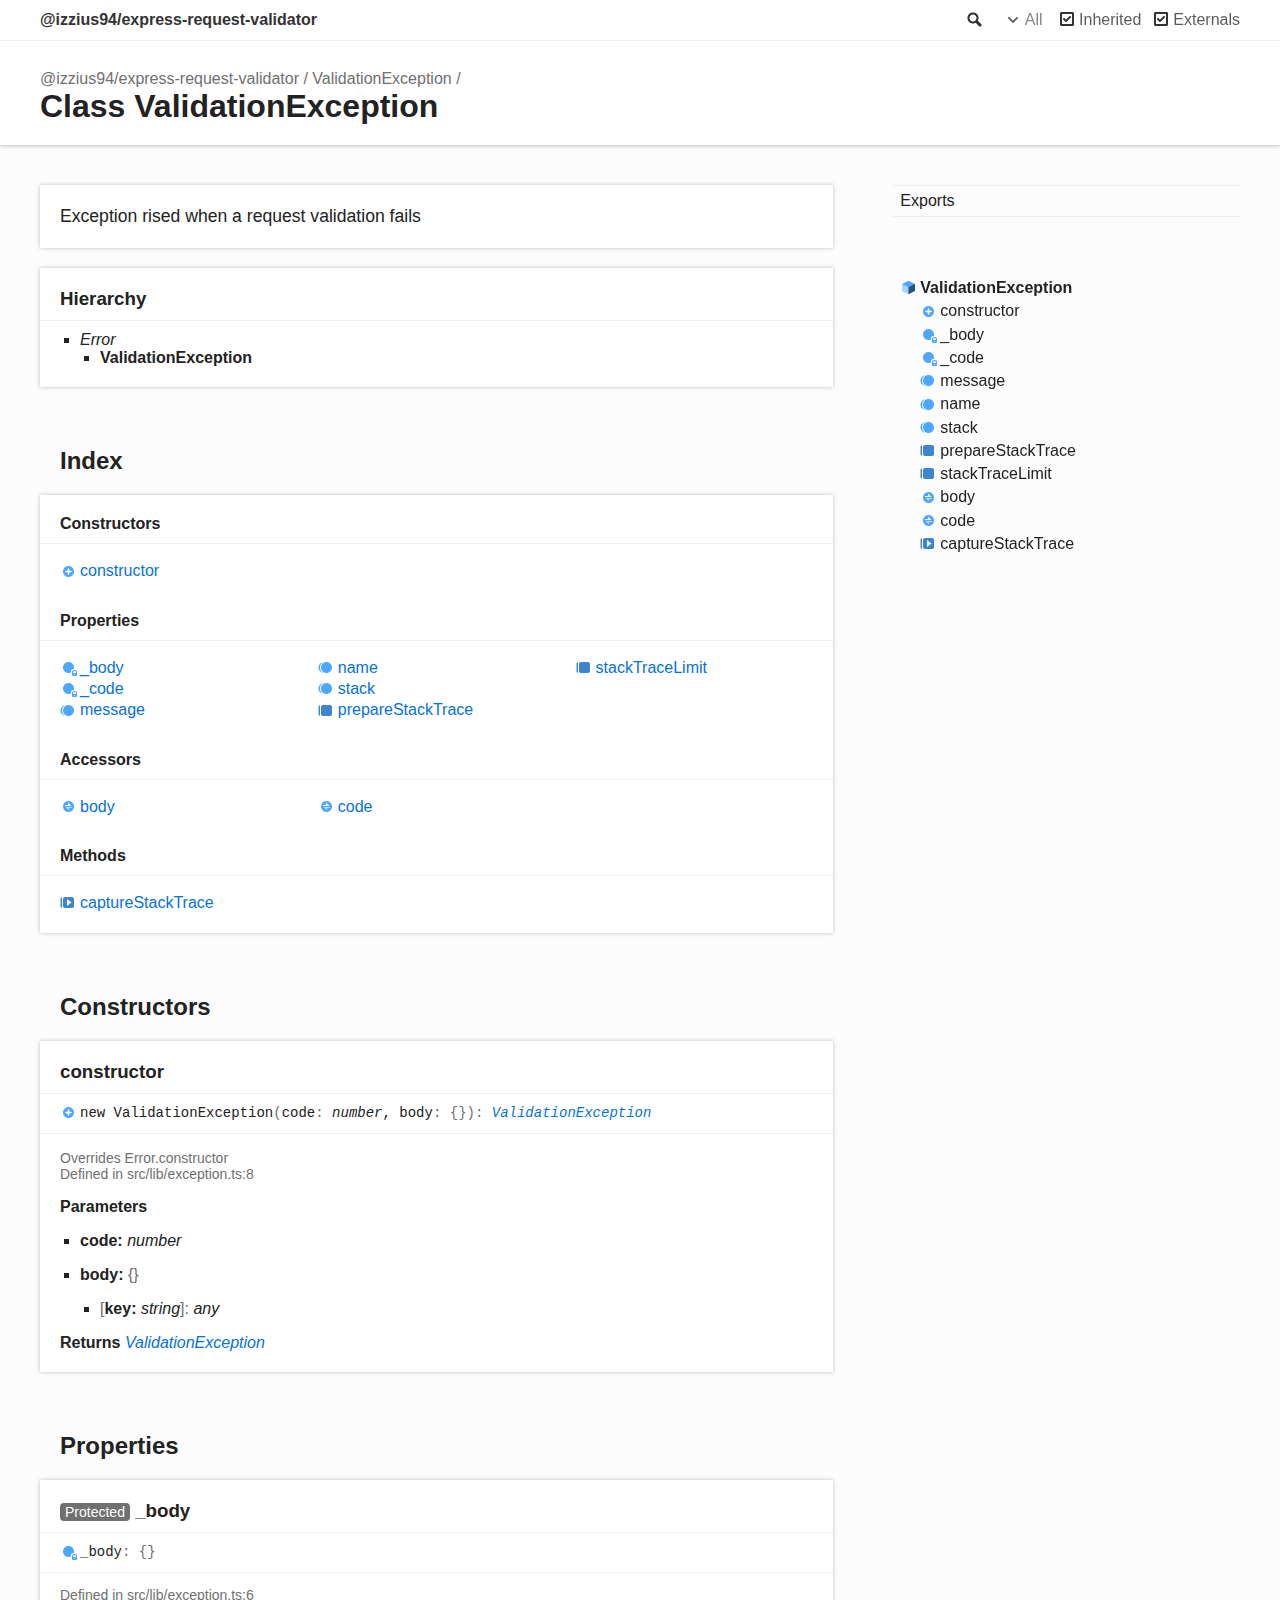
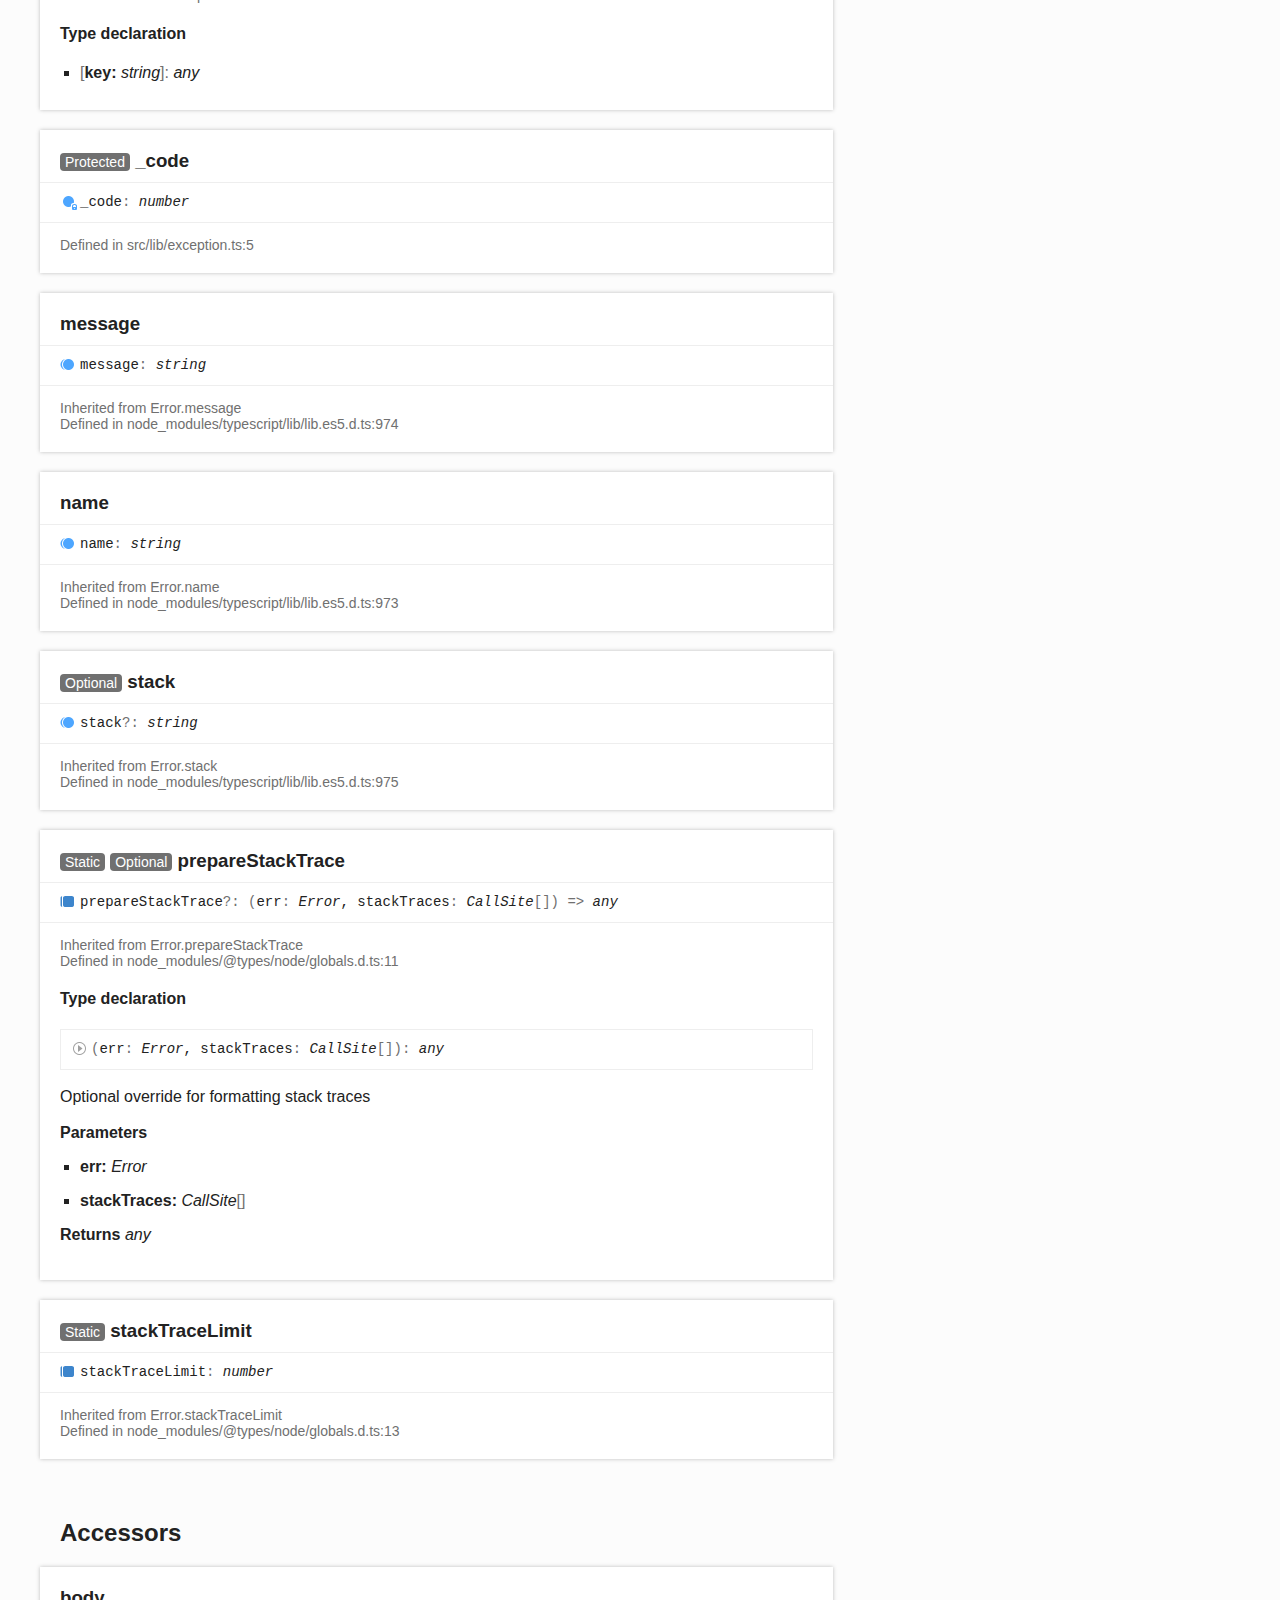
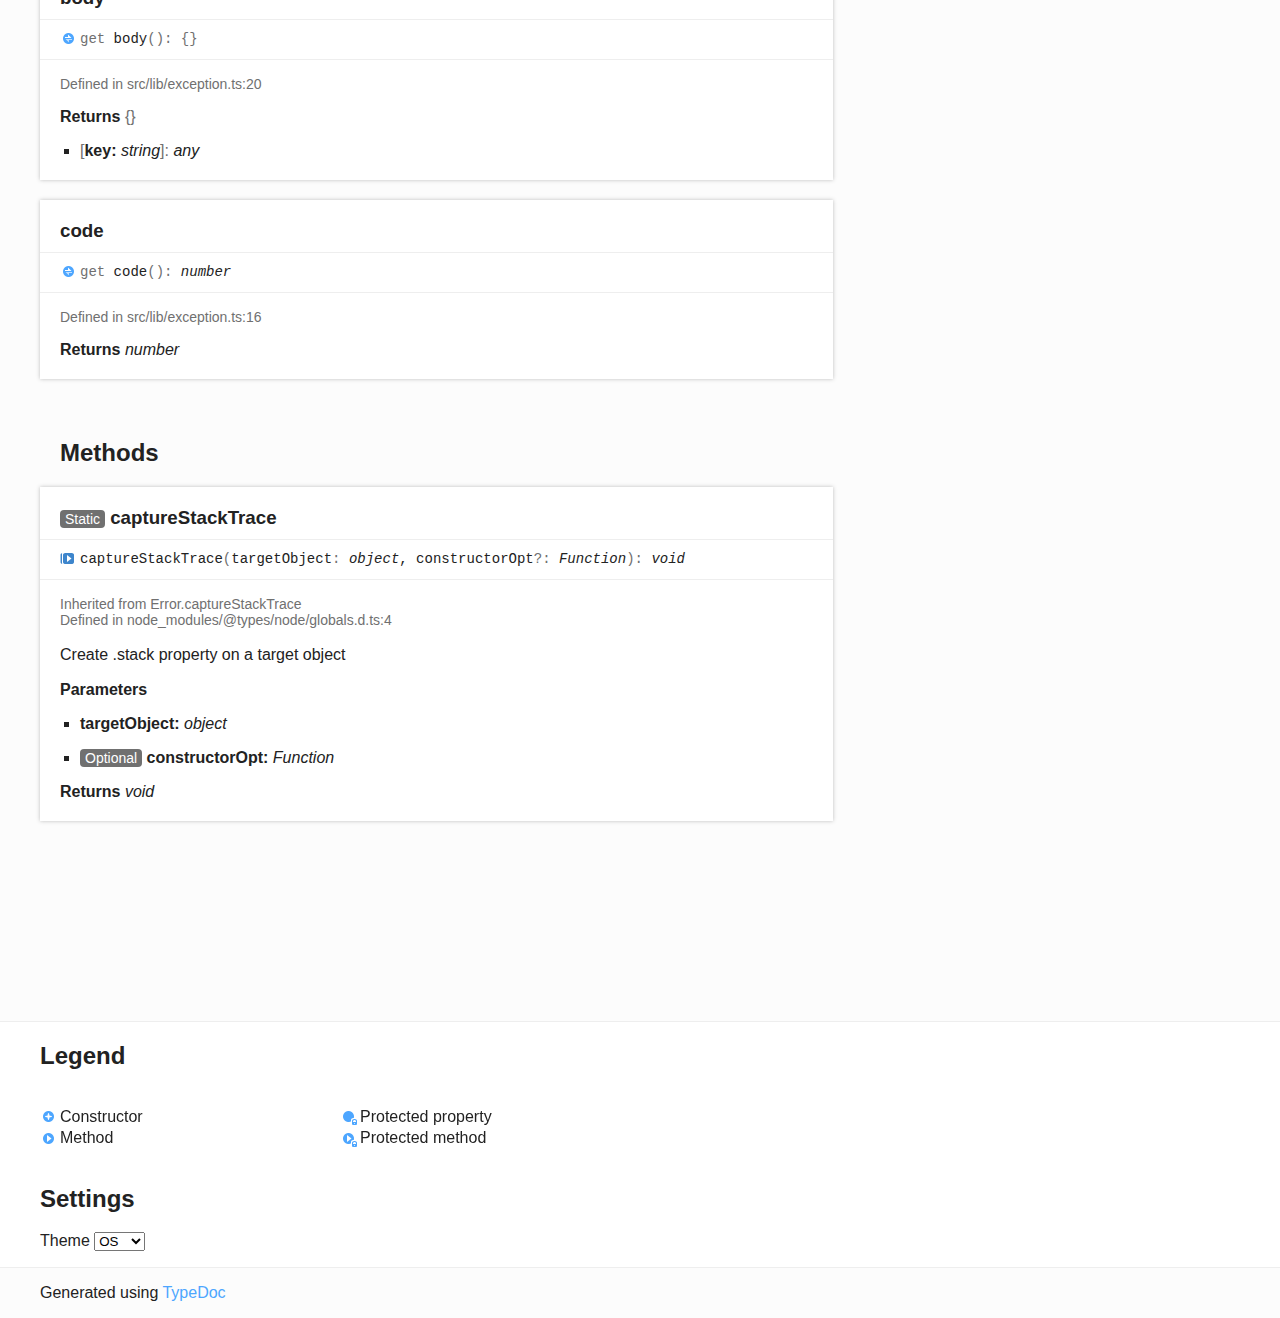
<file: express-request-validator/code/classes/ValidationException.html>
<!DOCTYPE html><html class="default no-js"><head><meta charSet="utf-8"/><meta http-equiv="X-UA-Compatible" content="IE=edge"/><title>ValidationException | @izzius94/express-request-validator</title><meta name="description" content="Documentation for @izzius94/express-request-validator"/><meta name="viewport" content="width=device-width, initial-scale=1"/><link rel="stylesheet" href="../assets/style.css"/><link rel="stylesheet" href="../assets/highlight.css"/><script async src="../assets/search.js" id="search-script"></script></head><body><header><div class="tsd-page-toolbar"><div class="container"><div class="table-wrap"><div class="table-cell" id="tsd-search" data-base=".."><div class="field"><label for="tsd-search-field" class="tsd-widget search no-caption">Search</label><input type="text" id="tsd-search-field"/></div><ul class="results"><li class="state loading">Preparing search index...</li><li class="state failure">The search index is not available</li></ul><a href="../index.html" class="title">@izzius94/express-request-validator</a></div><div class="table-cell" id="tsd-widgets"><div id="tsd-filter"><a href="#" class="tsd-widget options no-caption" data-toggle="options">Options</a><div class="tsd-filter-group"><div class="tsd-select" id="tsd-filter-visibility"><span class="tsd-select-label">All</span><ul class="tsd-select-list"><li data-value="public">Public</li><li data-value="protected">Public/Protected</li><li data-value="private" class="selected">All</li></ul></div> <input type="checkbox" id="tsd-filter-inherited" checked/><label class="tsd-widget" for="tsd-filter-inherited">Inherited</label><input type="checkbox" id="tsd-filter-externals" checked/><label class="tsd-widget" for="tsd-filter-externals">Externals</label></div></div><a href="#" class="tsd-widget menu no-caption" data-toggle="menu">Menu</a></div></div></div></div><div class="tsd-page-title"><div class="container"><ul class="tsd-breadcrumb"><li><a href="../modules.html">@izzius94/express-request-validator</a></li><li><a href="ValidationException.html">ValidationException</a></li></ul><h1>Class ValidationException</h1></div></div></header><div class="container container-main"><div class="row"><div class="col-8 col-content"><section class="tsd-panel tsd-comment"><div class="tsd-comment tsd-typography"><div class="lead">
<p>Exception rised when a request validation fails</p>
</div></div></section><section class="tsd-panel tsd-hierarchy"><h3>Hierarchy</h3><ul class="tsd-hierarchy"><li><span class="tsd-signature-type">Error</span><ul class="tsd-hierarchy"><li><span class="target">ValidationException</span></li></ul></li></ul></section><section class="tsd-panel-group tsd-index-group"><h2>Index</h2><section class="tsd-panel tsd-index-panel"><div class="tsd-index-content"><section class="tsd-index-section "><h3>Constructors</h3><ul class="tsd-index-list"><li class="tsd-kind-constructor tsd-parent-kind-class tsd-is-overwrite"><a href="ValidationException.html#constructor" class="tsd-kind-icon">constructor</a></li></ul></section><section class="tsd-index-section "><h3>Properties</h3><ul class="tsd-index-list"><li class="tsd-kind-property tsd-parent-kind-class tsd-is-protected"><a href="ValidationException.html#_body" class="tsd-kind-icon">_body</a></li><li class="tsd-kind-property tsd-parent-kind-class tsd-is-protected"><a href="ValidationException.html#_code" class="tsd-kind-icon">_code</a></li><li class="tsd-kind-property tsd-parent-kind-class tsd-is-inherited tsd-is-external"><a href="ValidationException.html#message" class="tsd-kind-icon">message</a></li><li class="tsd-kind-property tsd-parent-kind-class tsd-is-inherited tsd-is-external"><a href="ValidationException.html#name" class="tsd-kind-icon">name</a></li><li class="tsd-kind-property tsd-parent-kind-class tsd-is-inherited tsd-is-external"><a href="ValidationException.html#stack" class="tsd-kind-icon">stack</a></li><li class="tsd-kind-property tsd-parent-kind-class tsd-is-inherited tsd-is-static tsd-is-external"><a href="ValidationException.html#prepareStackTrace" class="tsd-kind-icon">prepare<wbr/>Stack<wbr/>Trace</a></li><li class="tsd-kind-property tsd-parent-kind-class tsd-is-inherited tsd-is-static tsd-is-external"><a href="ValidationException.html#stackTraceLimit" class="tsd-kind-icon">stack<wbr/>Trace<wbr/>Limit</a></li></ul></section><section class="tsd-index-section "><h3>Accessors</h3><ul class="tsd-index-list"><li class="tsd-kind-get-signature tsd-parent-kind-class"><a href="ValidationException.html#body" class="tsd-kind-icon">body</a></li><li class="tsd-kind-get-signature tsd-parent-kind-class"><a href="ValidationException.html#code" class="tsd-kind-icon">code</a></li></ul></section><section class="tsd-index-section tsd-is-inherited tsd-is-external"><h3>Methods</h3><ul class="tsd-index-list"><li class="tsd-kind-method tsd-parent-kind-class tsd-is-inherited tsd-is-static tsd-is-external"><a href="ValidationException.html#captureStackTrace" class="tsd-kind-icon">capture<wbr/>Stack<wbr/>Trace</a></li></ul></section></div></section></section><section class="tsd-panel-group tsd-member-group "><h2>Constructors</h2><section class="tsd-panel tsd-member tsd-kind-constructor tsd-parent-kind-class tsd-is-overwrite"><a name="constructor" class="tsd-anchor"></a><h3>constructor</h3><ul class="tsd-signatures tsd-kind-constructor tsd-parent-kind-class tsd-is-overwrite"><li class="tsd-signature tsd-kind-icon">new <wbr/>Validation<wbr/>Exception<span class="tsd-signature-symbol">(</span>code<span class="tsd-signature-symbol">: </span><span class="tsd-signature-type">number</span>, body<span class="tsd-signature-symbol">: </span><span class="tsd-signature-symbol">{}</span><span class="tsd-signature-symbol">)</span><span class="tsd-signature-symbol">: </span><a href="ValidationException.html" class="tsd-signature-type" data-tsd-kind="Class">ValidationException</a></li></ul><ul class="tsd-descriptions"><li class="tsd-description"><aside class="tsd-sources"><p>Overrides Error.constructor</p><ul><li>Defined in src/lib/exception.ts:8</li></ul></aside><h4 class="tsd-parameters-title">Parameters</h4><ul class="tsd-parameters"><li><h5>code: <span class="tsd-signature-type">number</span></h5></li><li><h5>body: <span class="tsd-signature-symbol">{}</span></h5><ul class="tsd-parameters"><li class="tsd-parameter-index-signature"><h5><span class="tsd-signature-symbol">[</span>key: <span class="tsd-signature-type">string</span><span class="tsd-signature-symbol">]: </span><span class="tsd-signature-type">any</span></h5></li></ul></li></ul><h4 class="tsd-returns-title">Returns <a href="ValidationException.html" class="tsd-signature-type" data-tsd-kind="Class">ValidationException</a></h4></li></ul></section></section><section class="tsd-panel-group tsd-member-group "><h2>Properties</h2><section class="tsd-panel tsd-member tsd-kind-property tsd-parent-kind-class tsd-is-protected"><a name="_body" class="tsd-anchor"></a><h3><span class="tsd-flag ts-flagProtected">Protected</span> _body</h3><div class="tsd-signature tsd-kind-icon">_body<span class="tsd-signature-symbol">:</span> <span class="tsd-signature-symbol">{}</span></div><aside class="tsd-sources"><ul><li>Defined in src/lib/exception.ts:6</li></ul></aside><div class="tsd-type-declaration"><h4>Type declaration</h4><ul class="tsd-parameters"><li class="tsd-parameter-index-signature"><h5><span class="tsd-signature-symbol">[</span>key: <span class="tsd-signature-type">string</span><span class="tsd-signature-symbol">]: </span><span class="tsd-signature-type">any</span></h5></li></ul></div></section><section class="tsd-panel tsd-member tsd-kind-property tsd-parent-kind-class tsd-is-protected"><a name="_code" class="tsd-anchor"></a><h3><span class="tsd-flag ts-flagProtected">Protected</span> _code</h3><div class="tsd-signature tsd-kind-icon">_code<span class="tsd-signature-symbol">:</span> <span class="tsd-signature-type">number</span></div><aside class="tsd-sources"><ul><li>Defined in src/lib/exception.ts:5</li></ul></aside></section><section class="tsd-panel tsd-member tsd-kind-property tsd-parent-kind-class tsd-is-inherited tsd-is-external"><a name="message" class="tsd-anchor"></a><h3>message</h3><div class="tsd-signature tsd-kind-icon">message<span class="tsd-signature-symbol">:</span> <span class="tsd-signature-type">string</span></div><aside class="tsd-sources"><p>Inherited from Error.message</p><ul><li>Defined in node_modules/typescript/lib/lib.es5.d.ts:974</li></ul></aside></section><section class="tsd-panel tsd-member tsd-kind-property tsd-parent-kind-class tsd-is-inherited tsd-is-external"><a name="name" class="tsd-anchor"></a><h3>name</h3><div class="tsd-signature tsd-kind-icon">name<span class="tsd-signature-symbol">:</span> <span class="tsd-signature-type">string</span></div><aside class="tsd-sources"><p>Inherited from Error.name</p><ul><li>Defined in node_modules/typescript/lib/lib.es5.d.ts:973</li></ul></aside></section><section class="tsd-panel tsd-member tsd-kind-property tsd-parent-kind-class tsd-is-inherited tsd-is-external"><a name="stack" class="tsd-anchor"></a><h3><span class="tsd-flag ts-flagOptional">Optional</span> stack</h3><div class="tsd-signature tsd-kind-icon">stack<span class="tsd-signature-symbol">?:</span> <span class="tsd-signature-type">string</span></div><aside class="tsd-sources"><p>Inherited from Error.stack</p><ul><li>Defined in node_modules/typescript/lib/lib.es5.d.ts:975</li></ul></aside></section><section class="tsd-panel tsd-member tsd-kind-property tsd-parent-kind-class tsd-is-inherited tsd-is-static tsd-is-external"><a name="prepareStackTrace" class="tsd-anchor"></a><h3><span class="tsd-flag ts-flagStatic">Static</span> <span class="tsd-flag ts-flagOptional">Optional</span> prepare<wbr/>Stack<wbr/>Trace</h3><div class="tsd-signature tsd-kind-icon">prepare<wbr/>Stack<wbr/>Trace<span class="tsd-signature-symbol">?:</span> <span class="tsd-signature-symbol">(</span>err<span class="tsd-signature-symbol">: </span><span class="tsd-signature-type">Error</span>, stackTraces<span class="tsd-signature-symbol">: </span><span class="tsd-signature-type">CallSite</span><span class="tsd-signature-symbol">[]</span><span class="tsd-signature-symbol">)</span><span class="tsd-signature-symbol"> =&gt; </span><span class="tsd-signature-type">any</span></div><aside class="tsd-sources"><p>Inherited from Error.prepareStackTrace</p><ul><li>Defined in node_modules/@types/node/globals.d.ts:11</li></ul></aside><div class="tsd-type-declaration"><h4>Type declaration</h4><ul class="tsd-parameters"><li class="tsd-parameter-signature"><ul class="tsd-signatures tsd-kind-type-literal tsd-parent-kind-class"><li class="tsd-signature tsd-kind-icon"><span class="tsd-signature-symbol">(</span>err<span class="tsd-signature-symbol">: </span><span class="tsd-signature-type">Error</span>, stackTraces<span class="tsd-signature-symbol">: </span><span class="tsd-signature-type">CallSite</span><span class="tsd-signature-symbol">[]</span><span class="tsd-signature-symbol">)</span><span class="tsd-signature-symbol">: </span><span class="tsd-signature-type">any</span></li></ul><ul class="tsd-descriptions"><li class="tsd-description"><div class="tsd-comment tsd-typography"><div class="lead">
<p>Optional override for formatting stack traces</p>
</div></div><h4 class="tsd-parameters-title">Parameters</h4><ul class="tsd-parameters"><li><h5>err: <span class="tsd-signature-type">Error</span></h5></li><li><h5>stackTraces: <span class="tsd-signature-type">CallSite</span><span class="tsd-signature-symbol">[]</span></h5></li></ul><h4 class="tsd-returns-title">Returns <span class="tsd-signature-type">any</span></h4></li></ul></li></ul></div></section><section class="tsd-panel tsd-member tsd-kind-property tsd-parent-kind-class tsd-is-inherited tsd-is-static tsd-is-external"><a name="stackTraceLimit" class="tsd-anchor"></a><h3><span class="tsd-flag ts-flagStatic">Static</span> stack<wbr/>Trace<wbr/>Limit</h3><div class="tsd-signature tsd-kind-icon">stack<wbr/>Trace<wbr/>Limit<span class="tsd-signature-symbol">:</span> <span class="tsd-signature-type">number</span></div><aside class="tsd-sources"><p>Inherited from Error.stackTraceLimit</p><ul><li>Defined in node_modules/@types/node/globals.d.ts:13</li></ul></aside></section></section><section class="tsd-panel-group tsd-member-group "><h2>Accessors</h2><section class="tsd-panel tsd-member tsd-kind-get-signature tsd-parent-kind-class"><a name="body" class="tsd-anchor"></a><h3>body</h3><ul class="tsd-signatures tsd-kind-get-signature tsd-parent-kind-class"><li class="tsd-signature tsd-kind-icon"><span class="tsd-signature-symbol">get</span> body<span class="tsd-signature-symbol">(</span><span class="tsd-signature-symbol">)</span><span class="tsd-signature-symbol">: </span><span class="tsd-signature-symbol">{}</span></li></ul><ul class="tsd-descriptions"><li class="tsd-description"><aside class="tsd-sources"><ul><li>Defined in src/lib/exception.ts:20</li></ul></aside><h4 class="tsd-returns-title">Returns <span class="tsd-signature-symbol">{}</span></h4><ul class="tsd-parameters"><li class="tsd-parameter-index-signature"><h5><span class="tsd-signature-symbol">[</span>key: <span class="tsd-signature-type">string</span><span class="tsd-signature-symbol">]: </span><span class="tsd-signature-type">any</span></h5></li></ul></li></ul></section><section class="tsd-panel tsd-member tsd-kind-get-signature tsd-parent-kind-class"><a name="code" class="tsd-anchor"></a><h3>code</h3><ul class="tsd-signatures tsd-kind-get-signature tsd-parent-kind-class"><li class="tsd-signature tsd-kind-icon"><span class="tsd-signature-symbol">get</span> code<span class="tsd-signature-symbol">(</span><span class="tsd-signature-symbol">)</span><span class="tsd-signature-symbol">: </span><span class="tsd-signature-type">number</span></li></ul><ul class="tsd-descriptions"><li class="tsd-description"><aside class="tsd-sources"><ul><li>Defined in src/lib/exception.ts:16</li></ul></aside><h4 class="tsd-returns-title">Returns <span class="tsd-signature-type">number</span></h4></li></ul></section></section><section class="tsd-panel-group tsd-member-group tsd-is-inherited tsd-is-external"><h2>Methods</h2><section class="tsd-panel tsd-member tsd-kind-method tsd-parent-kind-class tsd-is-inherited tsd-is-static tsd-is-external"><a name="captureStackTrace" class="tsd-anchor"></a><h3><span class="tsd-flag ts-flagStatic">Static</span> capture<wbr/>Stack<wbr/>Trace</h3><ul class="tsd-signatures tsd-kind-method tsd-parent-kind-class tsd-is-inherited tsd-is-static tsd-is-external"><li class="tsd-signature tsd-kind-icon">capture<wbr/>Stack<wbr/>Trace<span class="tsd-signature-symbol">(</span>targetObject<span class="tsd-signature-symbol">: </span><span class="tsd-signature-type">object</span>, constructorOpt<span class="tsd-signature-symbol">?: </span><span class="tsd-signature-type">Function</span><span class="tsd-signature-symbol">)</span><span class="tsd-signature-symbol">: </span><span class="tsd-signature-type">void</span></li></ul><ul class="tsd-descriptions"><li class="tsd-description"><aside class="tsd-sources"><p>Inherited from Error.captureStackTrace</p><ul><li>Defined in node_modules/@types/node/globals.d.ts:4</li></ul></aside><div class="tsd-comment tsd-typography"><div class="lead">
<p>Create .stack property on a target object</p>
</div></div><h4 class="tsd-parameters-title">Parameters</h4><ul class="tsd-parameters"><li><h5>targetObject: <span class="tsd-signature-type">object</span></h5></li><li><h5><span class="tsd-flag ts-flagOptional">Optional</span> constructorOpt: <span class="tsd-signature-type">Function</span></h5></li></ul><h4 class="tsd-returns-title">Returns <span class="tsd-signature-type">void</span></h4></li></ul></section></section></div><div class="col-4 col-menu menu-sticky-wrap menu-highlight"><nav class="tsd-navigation primary"><ul><li class=""><a href="../modules.html">Exports</a></li></ul></nav><nav class="tsd-navigation secondary menu-sticky"><ul><li class="current tsd-kind-class"><a href="ValidationException.html" class="tsd-kind-icon">Validation<wbr/>Exception</a><ul><li class="tsd-kind-constructor tsd-parent-kind-class tsd-is-overwrite"><a href="ValidationException.html#constructor" class="tsd-kind-icon">constructor</a></li><li class="tsd-kind-property tsd-parent-kind-class tsd-is-protected"><a href="ValidationException.html#_body" class="tsd-kind-icon">_body</a></li><li class="tsd-kind-property tsd-parent-kind-class tsd-is-protected"><a href="ValidationException.html#_code" class="tsd-kind-icon">_code</a></li><li class="tsd-kind-property tsd-parent-kind-class tsd-is-inherited tsd-is-external"><a href="ValidationException.html#message" class="tsd-kind-icon">message</a></li><li class="tsd-kind-property tsd-parent-kind-class tsd-is-inherited tsd-is-external"><a href="ValidationException.html#name" class="tsd-kind-icon">name</a></li><li class="tsd-kind-property tsd-parent-kind-class tsd-is-inherited tsd-is-external"><a href="ValidationException.html#stack" class="tsd-kind-icon">stack</a></li><li class="tsd-kind-property tsd-parent-kind-class tsd-is-inherited tsd-is-static tsd-is-external"><a href="ValidationException.html#prepareStackTrace" class="tsd-kind-icon">prepare<wbr/>Stack<wbr/>Trace</a></li><li class="tsd-kind-property tsd-parent-kind-class tsd-is-inherited tsd-is-static tsd-is-external"><a href="ValidationException.html#stackTraceLimit" class="tsd-kind-icon">stack<wbr/>Trace<wbr/>Limit</a></li><li class="tsd-kind-get-signature tsd-parent-kind-class"><a href="ValidationException.html#body" class="tsd-kind-icon">body</a></li><li class="tsd-kind-get-signature tsd-parent-kind-class"><a href="ValidationException.html#code" class="tsd-kind-icon">code</a></li><li class="tsd-kind-method tsd-parent-kind-class tsd-is-inherited tsd-is-static tsd-is-external"><a href="ValidationException.html#captureStackTrace" class="tsd-kind-icon">capture<wbr/>Stack<wbr/>Trace</a></li></ul></li></ul></nav></div></div></div><footer class="with-border-bottom"><div class="container"><h2>Legend</h2><div class="tsd-legend-group"><ul class="tsd-legend"><li class="tsd-kind-constructor tsd-parent-kind-class"><span class="tsd-kind-icon">Constructor</span></li><li class="tsd-kind-method tsd-parent-kind-class"><span class="tsd-kind-icon">Method</span></li></ul><ul class="tsd-legend"><li class="tsd-kind-property tsd-parent-kind-class tsd-is-protected"><span class="tsd-kind-icon">Protected property</span></li><li class="tsd-kind-method tsd-parent-kind-class tsd-is-protected"><span class="tsd-kind-icon">Protected method</span></li></ul></div><h2>Settings</h2><p>Theme <select id="theme"><option value="os">OS</option><option value="light">Light</option><option value="dark">Dark</option></select></p></div></footer><div class="container tsd-generator"><p>Generated using <a href="https://typedoc.org/" target="_blank">TypeDoc</a></p></div><div class="overlay"></div><script src="../assets/main.js"></script></body></html>
</file>
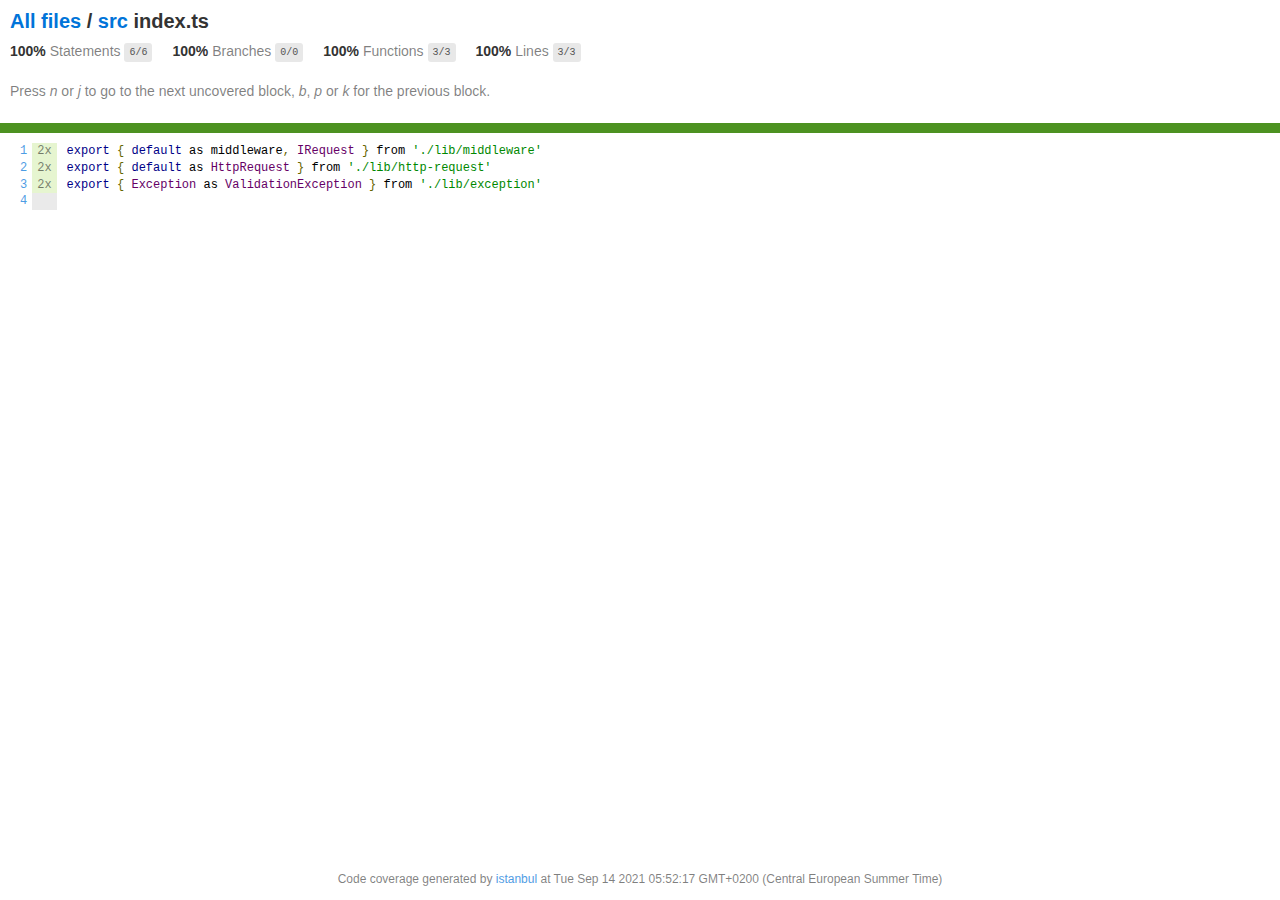
<file: express-request-validator/coverage/src/index.ts.html>
<!doctype html>
<html lang="en">

<head>
    <title>Code coverage report for src/index.ts</title>
    <meta charset="utf-8" />
    <link rel="stylesheet" href="../prettify.css" />
    <link rel="stylesheet" href="../base.css" />
    <link rel="shortcut icon" type="image/x-icon" href="../favicon.png" />
    <meta name="viewport" content="width=device-width, initial-scale=1" />
    <style type='text/css'>
        .coverage-summary .sorter {
            background-image: url(../sort-arrow-sprite.png);
        }
    </style>
</head>
    
<body>
<div class='wrapper'>
    <div class='pad1'>
        <h1><a href="../index.html">All files</a> / <a href="index.html">src</a> index.ts</h1>
        <div class='clearfix'>
            
            <div class='fl pad1y space-right2'>
                <span class="strong">100% </span>
                <span class="quiet">Statements</span>
                <span class='fraction'>6/6</span>
            </div>
        
            
            <div class='fl pad1y space-right2'>
                <span class="strong">100% </span>
                <span class="quiet">Branches</span>
                <span class='fraction'>0/0</span>
            </div>
        
            
            <div class='fl pad1y space-right2'>
                <span class="strong">100% </span>
                <span class="quiet">Functions</span>
                <span class='fraction'>3/3</span>
            </div>
        
            
            <div class='fl pad1y space-right2'>
                <span class="strong">100% </span>
                <span class="quiet">Lines</span>
                <span class='fraction'>3/3</span>
            </div>
        
            
        </div>
        <p class="quiet">
            Press <em>n</em> or <em>j</em> to go to the next uncovered block, <em>b</em>, <em>p</em> or <em>k</em> for the previous block.
        </p>
    </div>
    <div class='status-line high'></div>
    <pre><table class="coverage">
<tr><td class="line-count quiet"><a name='L1'></a><a href='#L1'>1</a>
<a name='L2'></a><a href='#L2'>2</a>
<a name='L3'></a><a href='#L3'>3</a>
<a name='L4'></a><a href='#L4'>4</a></td><td class="line-coverage quiet"><span class="cline-any cline-yes">2x</span>
<span class="cline-any cline-yes">2x</span>
<span class="cline-any cline-yes">2x</span>
<span class="cline-any cline-neutral">&nbsp;</span></td><td class="text"><pre class="prettyprint lang-js">export { default as middleware, IRequest } from './lib/middleware'
export { default as HttpRequest } from './lib/http-request'
export { Exception as ValidationException } from './lib/exception'
&nbsp;</pre></td></tr></table></pre>

                <div class='push'></div><!-- for sticky footer -->
            </div><!-- /wrapper -->
            <div class='footer quiet pad2 space-top1 center small'>
                Code coverage generated by
                <a href="https://istanbul.js.org/" target="_blank">istanbul</a>
                at Tue Sep 14 2021 05:52:17 GMT+0200 (Central European Summer Time)
            </div>
        </div>
        <script src="../prettify.js"></script>
        <script>
            window.onload = function () {
                prettyPrint();
            };
        </script>
        <script src="../sorter.js"></script>
        <script src="../block-navigation.js"></script>
    </body>
</html>
</file>
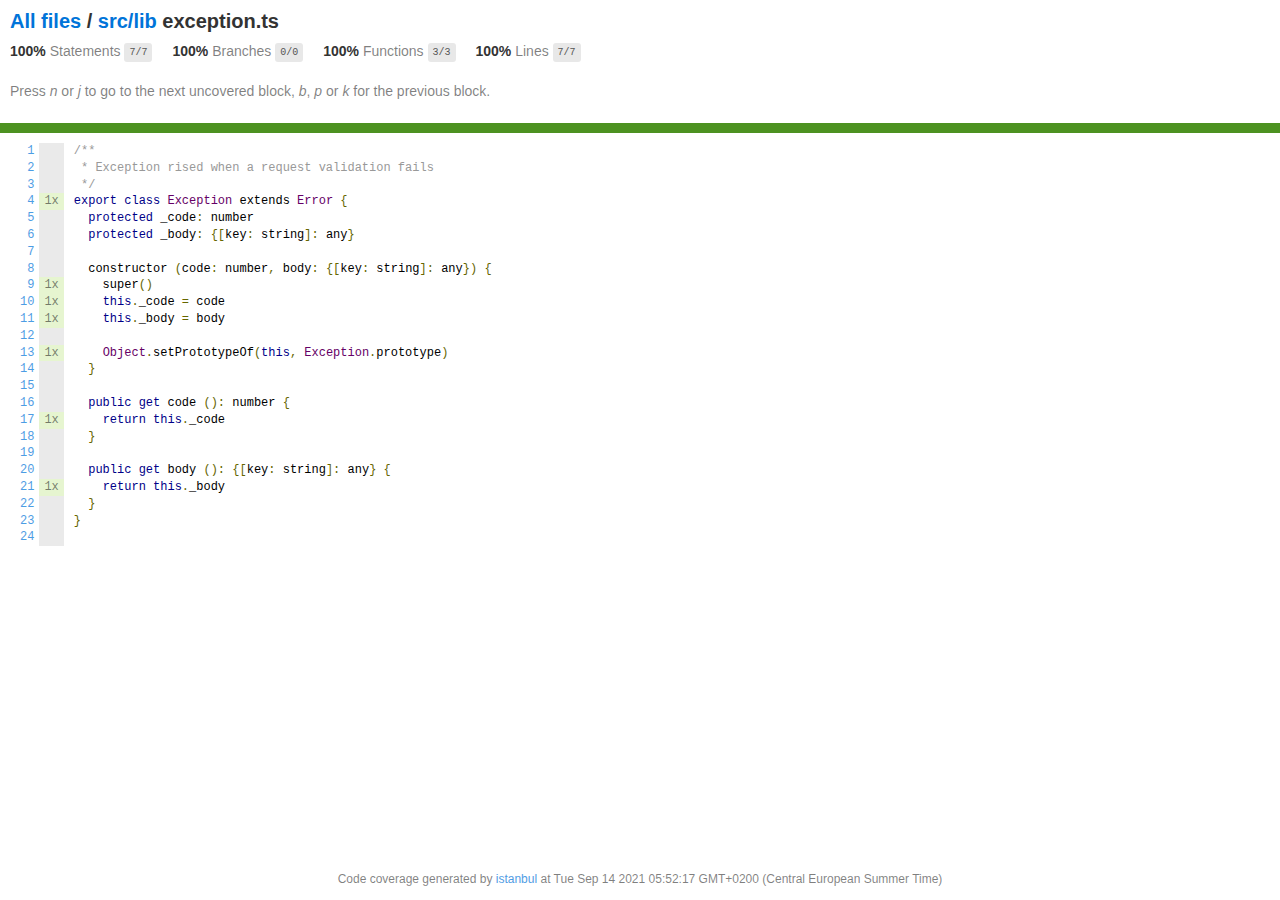
<file: express-request-validator/coverage/src/lib/exception.ts.html>
<!doctype html>
<html lang="en">

<head>
    <title>Code coverage report for src/lib/exception.ts</title>
    <meta charset="utf-8" />
    <link rel="stylesheet" href="../../prettify.css" />
    <link rel="stylesheet" href="../../base.css" />
    <link rel="shortcut icon" type="image/x-icon" href="../../favicon.png" />
    <meta name="viewport" content="width=device-width, initial-scale=1" />
    <style type='text/css'>
        .coverage-summary .sorter {
            background-image: url(../../sort-arrow-sprite.png);
        }
    </style>
</head>
    
<body>
<div class='wrapper'>
    <div class='pad1'>
        <h1><a href="../../index.html">All files</a> / <a href="index.html">src/lib</a> exception.ts</h1>
        <div class='clearfix'>
            
            <div class='fl pad1y space-right2'>
                <span class="strong">100% </span>
                <span class="quiet">Statements</span>
                <span class='fraction'>7/7</span>
            </div>
        
            
            <div class='fl pad1y space-right2'>
                <span class="strong">100% </span>
                <span class="quiet">Branches</span>
                <span class='fraction'>0/0</span>
            </div>
        
            
            <div class='fl pad1y space-right2'>
                <span class="strong">100% </span>
                <span class="quiet">Functions</span>
                <span class='fraction'>3/3</span>
            </div>
        
            
            <div class='fl pad1y space-right2'>
                <span class="strong">100% </span>
                <span class="quiet">Lines</span>
                <span class='fraction'>7/7</span>
            </div>
        
            
        </div>
        <p class="quiet">
            Press <em>n</em> or <em>j</em> to go to the next uncovered block, <em>b</em>, <em>p</em> or <em>k</em> for the previous block.
        </p>
    </div>
    <div class='status-line high'></div>
    <pre><table class="coverage">
<tr><td class="line-count quiet"><a name='L1'></a><a href='#L1'>1</a>
<a name='L2'></a><a href='#L2'>2</a>
<a name='L3'></a><a href='#L3'>3</a>
<a name='L4'></a><a href='#L4'>4</a>
<a name='L5'></a><a href='#L5'>5</a>
<a name='L6'></a><a href='#L6'>6</a>
<a name='L7'></a><a href='#L7'>7</a>
<a name='L8'></a><a href='#L8'>8</a>
<a name='L9'></a><a href='#L9'>9</a>
<a name='L10'></a><a href='#L10'>10</a>
<a name='L11'></a><a href='#L11'>11</a>
<a name='L12'></a><a href='#L12'>12</a>
<a name='L13'></a><a href='#L13'>13</a>
<a name='L14'></a><a href='#L14'>14</a>
<a name='L15'></a><a href='#L15'>15</a>
<a name='L16'></a><a href='#L16'>16</a>
<a name='L17'></a><a href='#L17'>17</a>
<a name='L18'></a><a href='#L18'>18</a>
<a name='L19'></a><a href='#L19'>19</a>
<a name='L20'></a><a href='#L20'>20</a>
<a name='L21'></a><a href='#L21'>21</a>
<a name='L22'></a><a href='#L22'>22</a>
<a name='L23'></a><a href='#L23'>23</a>
<a name='L24'></a><a href='#L24'>24</a></td><td class="line-coverage quiet"><span class="cline-any cline-neutral">&nbsp;</span>
<span class="cline-any cline-neutral">&nbsp;</span>
<span class="cline-any cline-neutral">&nbsp;</span>
<span class="cline-any cline-yes">1x</span>
<span class="cline-any cline-neutral">&nbsp;</span>
<span class="cline-any cline-neutral">&nbsp;</span>
<span class="cline-any cline-neutral">&nbsp;</span>
<span class="cline-any cline-neutral">&nbsp;</span>
<span class="cline-any cline-yes">1x</span>
<span class="cline-any cline-yes">1x</span>
<span class="cline-any cline-yes">1x</span>
<span class="cline-any cline-neutral">&nbsp;</span>
<span class="cline-any cline-yes">1x</span>
<span class="cline-any cline-neutral">&nbsp;</span>
<span class="cline-any cline-neutral">&nbsp;</span>
<span class="cline-any cline-neutral">&nbsp;</span>
<span class="cline-any cline-yes">1x</span>
<span class="cline-any cline-neutral">&nbsp;</span>
<span class="cline-any cline-neutral">&nbsp;</span>
<span class="cline-any cline-neutral">&nbsp;</span>
<span class="cline-any cline-yes">1x</span>
<span class="cline-any cline-neutral">&nbsp;</span>
<span class="cline-any cline-neutral">&nbsp;</span>
<span class="cline-any cline-neutral">&nbsp;</span></td><td class="text"><pre class="prettyprint lang-js">/**
 * Exception rised when a request validation fails
 */
export class Exception extends Error {
  protected _code: number
  protected _body: {[key: string]: any}
&nbsp;
  constructor (code: number, body: {[key: string]: any}) {
    super()
    this._code = code
    this._body = body
&nbsp;
    Object.setPrototypeOf(this, Exception.prototype)
  }
&nbsp;
  public get code (): number {
    return this._code
  }
&nbsp;
  public get body (): {[key: string]: any} {
    return this._body
  }
}
&nbsp;</pre></td></tr></table></pre>

                <div class='push'></div><!-- for sticky footer -->
            </div><!-- /wrapper -->
            <div class='footer quiet pad2 space-top1 center small'>
                Code coverage generated by
                <a href="https://istanbul.js.org/" target="_blank">istanbul</a>
                at Tue Sep 14 2021 05:52:17 GMT+0200 (Central European Summer Time)
            </div>
        </div>
        <script src="../../prettify.js"></script>
        <script>
            window.onload = function () {
                prettyPrint();
            };
        </script>
        <script src="../../sorter.js"></script>
        <script src="../../block-navigation.js"></script>
    </body>
</html>
</file>
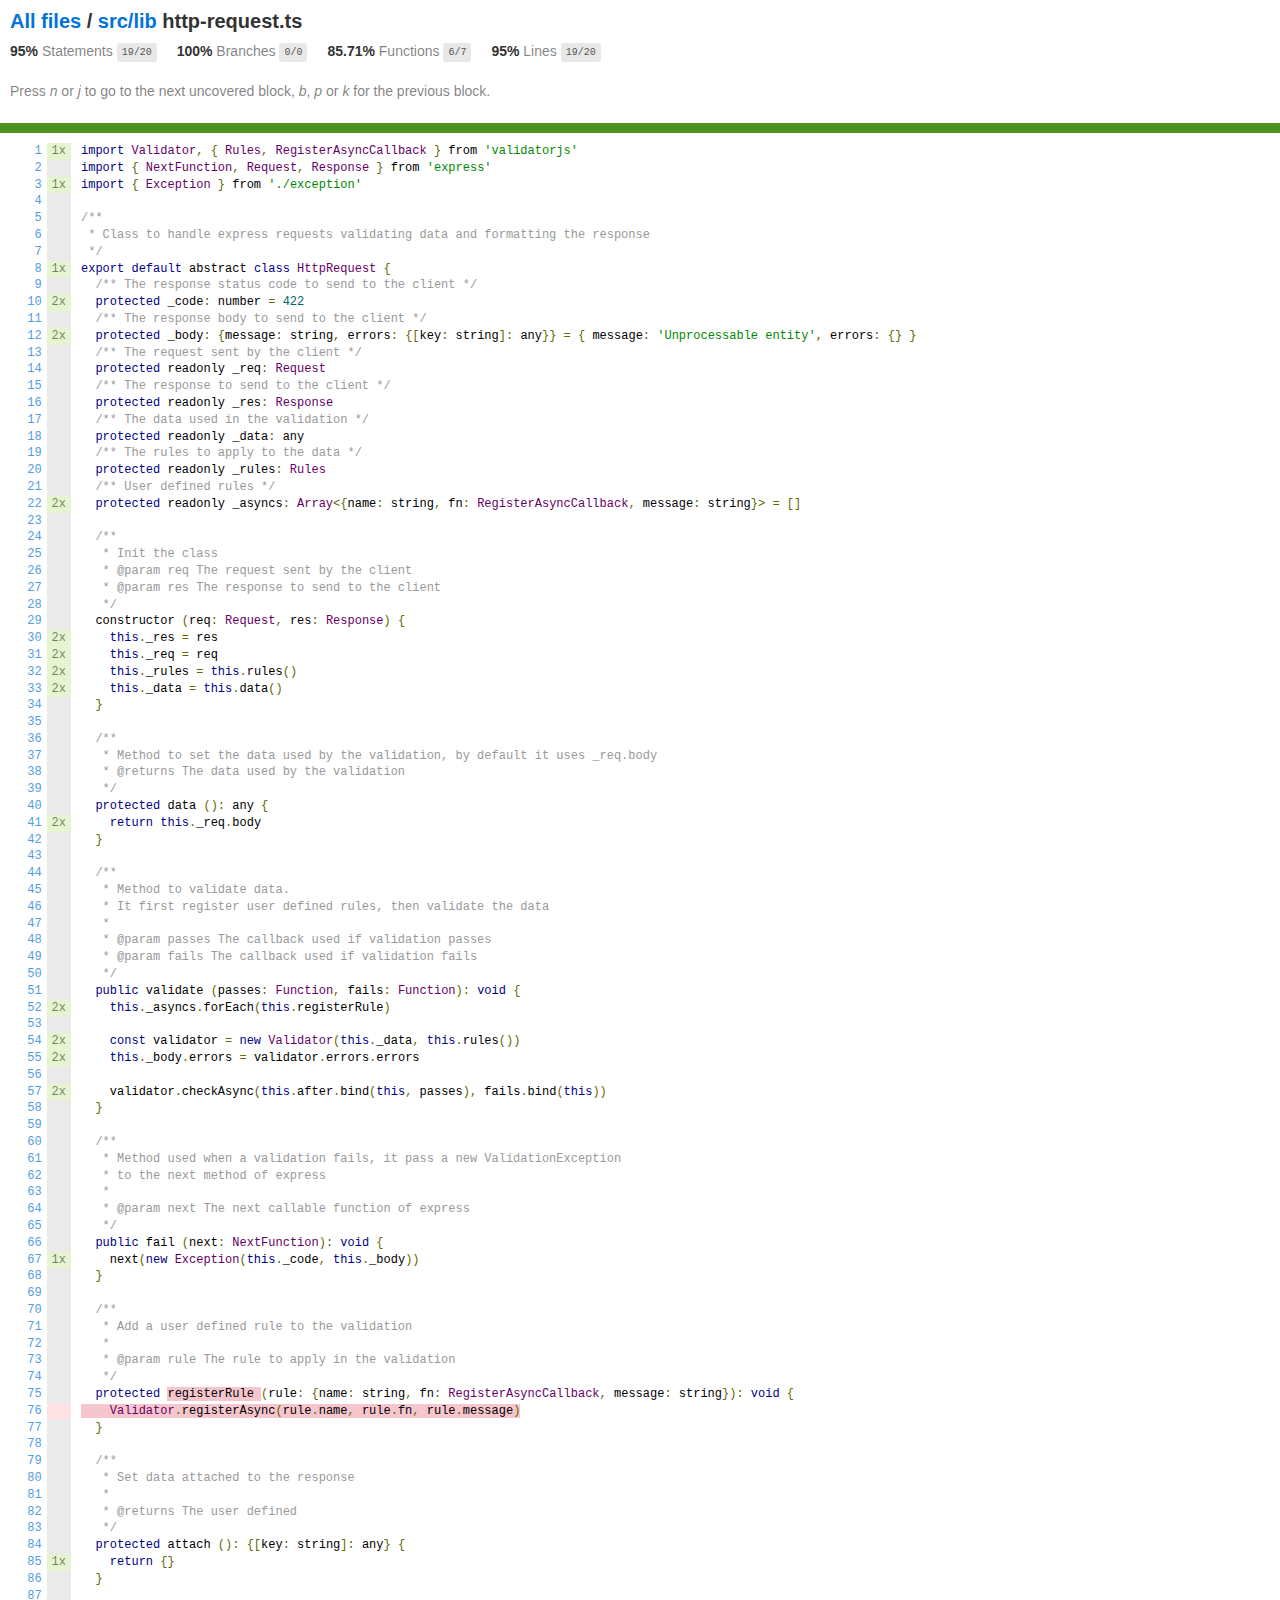
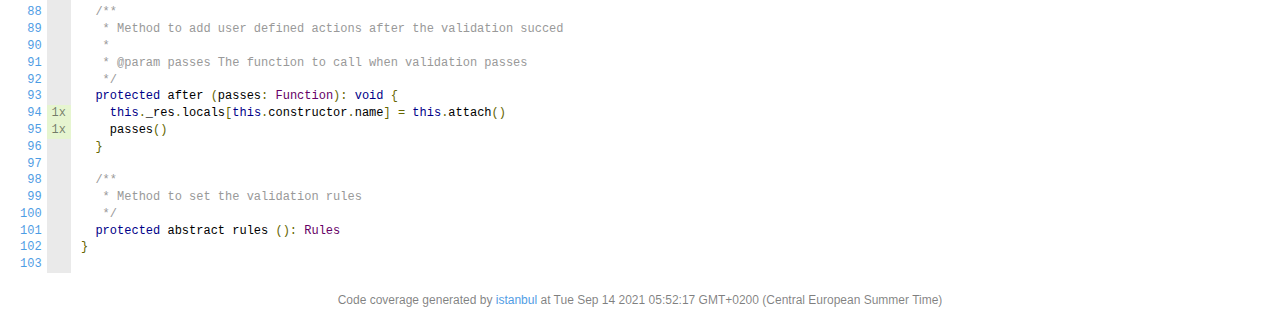
<file: express-request-validator/coverage/src/lib/http-request.ts.html>
<!doctype html>
<html lang="en">

<head>
    <title>Code coverage report for src/lib/http-request.ts</title>
    <meta charset="utf-8" />
    <link rel="stylesheet" href="../../prettify.css" />
    <link rel="stylesheet" href="../../base.css" />
    <link rel="shortcut icon" type="image/x-icon" href="../../favicon.png" />
    <meta name="viewport" content="width=device-width, initial-scale=1" />
    <style type='text/css'>
        .coverage-summary .sorter {
            background-image: url(../../sort-arrow-sprite.png);
        }
    </style>
</head>
    
<body>
<div class='wrapper'>
    <div class='pad1'>
        <h1><a href="../../index.html">All files</a> / <a href="index.html">src/lib</a> http-request.ts</h1>
        <div class='clearfix'>
            
            <div class='fl pad1y space-right2'>
                <span class="strong">95% </span>
                <span class="quiet">Statements</span>
                <span class='fraction'>19/20</span>
            </div>
        
            
            <div class='fl pad1y space-right2'>
                <span class="strong">100% </span>
                <span class="quiet">Branches</span>
                <span class='fraction'>0/0</span>
            </div>
        
            
            <div class='fl pad1y space-right2'>
                <span class="strong">85.71% </span>
                <span class="quiet">Functions</span>
                <span class='fraction'>6/7</span>
            </div>
        
            
            <div class='fl pad1y space-right2'>
                <span class="strong">95% </span>
                <span class="quiet">Lines</span>
                <span class='fraction'>19/20</span>
            </div>
        
            
        </div>
        <p class="quiet">
            Press <em>n</em> or <em>j</em> to go to the next uncovered block, <em>b</em>, <em>p</em> or <em>k</em> for the previous block.
        </p>
    </div>
    <div class='status-line high'></div>
    <pre><table class="coverage">
<tr><td class="line-count quiet"><a name='L1'></a><a href='#L1'>1</a>
<a name='L2'></a><a href='#L2'>2</a>
<a name='L3'></a><a href='#L3'>3</a>
<a name='L4'></a><a href='#L4'>4</a>
<a name='L5'></a><a href='#L5'>5</a>
<a name='L6'></a><a href='#L6'>6</a>
<a name='L7'></a><a href='#L7'>7</a>
<a name='L8'></a><a href='#L8'>8</a>
<a name='L9'></a><a href='#L9'>9</a>
<a name='L10'></a><a href='#L10'>10</a>
<a name='L11'></a><a href='#L11'>11</a>
<a name='L12'></a><a href='#L12'>12</a>
<a name='L13'></a><a href='#L13'>13</a>
<a name='L14'></a><a href='#L14'>14</a>
<a name='L15'></a><a href='#L15'>15</a>
<a name='L16'></a><a href='#L16'>16</a>
<a name='L17'></a><a href='#L17'>17</a>
<a name='L18'></a><a href='#L18'>18</a>
<a name='L19'></a><a href='#L19'>19</a>
<a name='L20'></a><a href='#L20'>20</a>
<a name='L21'></a><a href='#L21'>21</a>
<a name='L22'></a><a href='#L22'>22</a>
<a name='L23'></a><a href='#L23'>23</a>
<a name='L24'></a><a href='#L24'>24</a>
<a name='L25'></a><a href='#L25'>25</a>
<a name='L26'></a><a href='#L26'>26</a>
<a name='L27'></a><a href='#L27'>27</a>
<a name='L28'></a><a href='#L28'>28</a>
<a name='L29'></a><a href='#L29'>29</a>
<a name='L30'></a><a href='#L30'>30</a>
<a name='L31'></a><a href='#L31'>31</a>
<a name='L32'></a><a href='#L32'>32</a>
<a name='L33'></a><a href='#L33'>33</a>
<a name='L34'></a><a href='#L34'>34</a>
<a name='L35'></a><a href='#L35'>35</a>
<a name='L36'></a><a href='#L36'>36</a>
<a name='L37'></a><a href='#L37'>37</a>
<a name='L38'></a><a href='#L38'>38</a>
<a name='L39'></a><a href='#L39'>39</a>
<a name='L40'></a><a href='#L40'>40</a>
<a name='L41'></a><a href='#L41'>41</a>
<a name='L42'></a><a href='#L42'>42</a>
<a name='L43'></a><a href='#L43'>43</a>
<a name='L44'></a><a href='#L44'>44</a>
<a name='L45'></a><a href='#L45'>45</a>
<a name='L46'></a><a href='#L46'>46</a>
<a name='L47'></a><a href='#L47'>47</a>
<a name='L48'></a><a href='#L48'>48</a>
<a name='L49'></a><a href='#L49'>49</a>
<a name='L50'></a><a href='#L50'>50</a>
<a name='L51'></a><a href='#L51'>51</a>
<a name='L52'></a><a href='#L52'>52</a>
<a name='L53'></a><a href='#L53'>53</a>
<a name='L54'></a><a href='#L54'>54</a>
<a name='L55'></a><a href='#L55'>55</a>
<a name='L56'></a><a href='#L56'>56</a>
<a name='L57'></a><a href='#L57'>57</a>
<a name='L58'></a><a href='#L58'>58</a>
<a name='L59'></a><a href='#L59'>59</a>
<a name='L60'></a><a href='#L60'>60</a>
<a name='L61'></a><a href='#L61'>61</a>
<a name='L62'></a><a href='#L62'>62</a>
<a name='L63'></a><a href='#L63'>63</a>
<a name='L64'></a><a href='#L64'>64</a>
<a name='L65'></a><a href='#L65'>65</a>
<a name='L66'></a><a href='#L66'>66</a>
<a name='L67'></a><a href='#L67'>67</a>
<a name='L68'></a><a href='#L68'>68</a>
<a name='L69'></a><a href='#L69'>69</a>
<a name='L70'></a><a href='#L70'>70</a>
<a name='L71'></a><a href='#L71'>71</a>
<a name='L72'></a><a href='#L72'>72</a>
<a name='L73'></a><a href='#L73'>73</a>
<a name='L74'></a><a href='#L74'>74</a>
<a name='L75'></a><a href='#L75'>75</a>
<a name='L76'></a><a href='#L76'>76</a>
<a name='L77'></a><a href='#L77'>77</a>
<a name='L78'></a><a href='#L78'>78</a>
<a name='L79'></a><a href='#L79'>79</a>
<a name='L80'></a><a href='#L80'>80</a>
<a name='L81'></a><a href='#L81'>81</a>
<a name='L82'></a><a href='#L82'>82</a>
<a name='L83'></a><a href='#L83'>83</a>
<a name='L84'></a><a href='#L84'>84</a>
<a name='L85'></a><a href='#L85'>85</a>
<a name='L86'></a><a href='#L86'>86</a>
<a name='L87'></a><a href='#L87'>87</a>
<a name='L88'></a><a href='#L88'>88</a>
<a name='L89'></a><a href='#L89'>89</a>
<a name='L90'></a><a href='#L90'>90</a>
<a name='L91'></a><a href='#L91'>91</a>
<a name='L92'></a><a href='#L92'>92</a>
<a name='L93'></a><a href='#L93'>93</a>
<a name='L94'></a><a href='#L94'>94</a>
<a name='L95'></a><a href='#L95'>95</a>
<a name='L96'></a><a href='#L96'>96</a>
<a name='L97'></a><a href='#L97'>97</a>
<a name='L98'></a><a href='#L98'>98</a>
<a name='L99'></a><a href='#L99'>99</a>
<a name='L100'></a><a href='#L100'>100</a>
<a name='L101'></a><a href='#L101'>101</a>
<a name='L102'></a><a href='#L102'>102</a>
<a name='L103'></a><a href='#L103'>103</a></td><td class="line-coverage quiet"><span class="cline-any cline-yes">1x</span>
<span class="cline-any cline-neutral">&nbsp;</span>
<span class="cline-any cline-yes">1x</span>
<span class="cline-any cline-neutral">&nbsp;</span>
<span class="cline-any cline-neutral">&nbsp;</span>
<span class="cline-any cline-neutral">&nbsp;</span>
<span class="cline-any cline-neutral">&nbsp;</span>
<span class="cline-any cline-yes">1x</span>
<span class="cline-any cline-neutral">&nbsp;</span>
<span class="cline-any cline-yes">2x</span>
<span class="cline-any cline-neutral">&nbsp;</span>
<span class="cline-any cline-yes">2x</span>
<span class="cline-any cline-neutral">&nbsp;</span>
<span class="cline-any cline-neutral">&nbsp;</span>
<span class="cline-any cline-neutral">&nbsp;</span>
<span class="cline-any cline-neutral">&nbsp;</span>
<span class="cline-any cline-neutral">&nbsp;</span>
<span class="cline-any cline-neutral">&nbsp;</span>
<span class="cline-any cline-neutral">&nbsp;</span>
<span class="cline-any cline-neutral">&nbsp;</span>
<span class="cline-any cline-neutral">&nbsp;</span>
<span class="cline-any cline-yes">2x</span>
<span class="cline-any cline-neutral">&nbsp;</span>
<span class="cline-any cline-neutral">&nbsp;</span>
<span class="cline-any cline-neutral">&nbsp;</span>
<span class="cline-any cline-neutral">&nbsp;</span>
<span class="cline-any cline-neutral">&nbsp;</span>
<span class="cline-any cline-neutral">&nbsp;</span>
<span class="cline-any cline-neutral">&nbsp;</span>
<span class="cline-any cline-yes">2x</span>
<span class="cline-any cline-yes">2x</span>
<span class="cline-any cline-yes">2x</span>
<span class="cline-any cline-yes">2x</span>
<span class="cline-any cline-neutral">&nbsp;</span>
<span class="cline-any cline-neutral">&nbsp;</span>
<span class="cline-any cline-neutral">&nbsp;</span>
<span class="cline-any cline-neutral">&nbsp;</span>
<span class="cline-any cline-neutral">&nbsp;</span>
<span class="cline-any cline-neutral">&nbsp;</span>
<span class="cline-any cline-neutral">&nbsp;</span>
<span class="cline-any cline-yes">2x</span>
<span class="cline-any cline-neutral">&nbsp;</span>
<span class="cline-any cline-neutral">&nbsp;</span>
<span class="cline-any cline-neutral">&nbsp;</span>
<span class="cline-any cline-neutral">&nbsp;</span>
<span class="cline-any cline-neutral">&nbsp;</span>
<span class="cline-any cline-neutral">&nbsp;</span>
<span class="cline-any cline-neutral">&nbsp;</span>
<span class="cline-any cline-neutral">&nbsp;</span>
<span class="cline-any cline-neutral">&nbsp;</span>
<span class="cline-any cline-neutral">&nbsp;</span>
<span class="cline-any cline-yes">2x</span>
<span class="cline-any cline-neutral">&nbsp;</span>
<span class="cline-any cline-yes">2x</span>
<span class="cline-any cline-yes">2x</span>
<span class="cline-any cline-neutral">&nbsp;</span>
<span class="cline-any cline-yes">2x</span>
<span class="cline-any cline-neutral">&nbsp;</span>
<span class="cline-any cline-neutral">&nbsp;</span>
<span class="cline-any cline-neutral">&nbsp;</span>
<span class="cline-any cline-neutral">&nbsp;</span>
<span class="cline-any cline-neutral">&nbsp;</span>
<span class="cline-any cline-neutral">&nbsp;</span>
<span class="cline-any cline-neutral">&nbsp;</span>
<span class="cline-any cline-neutral">&nbsp;</span>
<span class="cline-any cline-neutral">&nbsp;</span>
<span class="cline-any cline-yes">1x</span>
<span class="cline-any cline-neutral">&nbsp;</span>
<span class="cline-any cline-neutral">&nbsp;</span>
<span class="cline-any cline-neutral">&nbsp;</span>
<span class="cline-any cline-neutral">&nbsp;</span>
<span class="cline-any cline-neutral">&nbsp;</span>
<span class="cline-any cline-neutral">&nbsp;</span>
<span class="cline-any cline-neutral">&nbsp;</span>
<span class="cline-any cline-neutral">&nbsp;</span>
<span class="cline-any cline-no">&nbsp;</span>
<span class="cline-any cline-neutral">&nbsp;</span>
<span class="cline-any cline-neutral">&nbsp;</span>
<span class="cline-any cline-neutral">&nbsp;</span>
<span class="cline-any cline-neutral">&nbsp;</span>
<span class="cline-any cline-neutral">&nbsp;</span>
<span class="cline-any cline-neutral">&nbsp;</span>
<span class="cline-any cline-neutral">&nbsp;</span>
<span class="cline-any cline-neutral">&nbsp;</span>
<span class="cline-any cline-yes">1x</span>
<span class="cline-any cline-neutral">&nbsp;</span>
<span class="cline-any cline-neutral">&nbsp;</span>
<span class="cline-any cline-neutral">&nbsp;</span>
<span class="cline-any cline-neutral">&nbsp;</span>
<span class="cline-any cline-neutral">&nbsp;</span>
<span class="cline-any cline-neutral">&nbsp;</span>
<span class="cline-any cline-neutral">&nbsp;</span>
<span class="cline-any cline-neutral">&nbsp;</span>
<span class="cline-any cline-yes">1x</span>
<span class="cline-any cline-yes">1x</span>
<span class="cline-any cline-neutral">&nbsp;</span>
<span class="cline-any cline-neutral">&nbsp;</span>
<span class="cline-any cline-neutral">&nbsp;</span>
<span class="cline-any cline-neutral">&nbsp;</span>
<span class="cline-any cline-neutral">&nbsp;</span>
<span class="cline-any cline-neutral">&nbsp;</span>
<span class="cline-any cline-neutral">&nbsp;</span>
<span class="cline-any cline-neutral">&nbsp;</span></td><td class="text"><pre class="prettyprint lang-js">import Validator, { Rules, RegisterAsyncCallback } from 'validatorjs'
import { NextFunction, Request, Response } from 'express'
import { Exception } from './exception'
&nbsp;
/**
 * Class to handle express requests validating data and formatting the response
 */
export default abstract class HttpRequest {
  /** The response status code to send to the client */
  protected _code: number = 422
  /** The response body to send to the client */
  protected _body: {message: string, errors: {[key: string]: any}} = { message: 'Unprocessable entity', errors: {} }
  /** The request sent by the client */
  protected readonly _req: Request
  /** The response to send to the client */
  protected readonly _res: Response
  /** The data used in the validation */
  protected readonly _data: any
  /** The rules to apply to the data */
  protected readonly _rules: Rules
  /** User defined rules */
  protected readonly _asyncs: Array&lt;{name: string, fn: RegisterAsyncCallback, message: string}&gt; = []
&nbsp;
  /**
   * Init the class
   * @param req The request sent by the client
   * @param res The response to send to the client
   */
  constructor (req: Request, res: Response) {
    this._res = res
    this._req = req
    this._rules = this.rules()
    this._data = this.data()
  }
&nbsp;
  /**
   * Method to set the data used by the validation, by default it uses _req.body
   * @returns The data used by the validation
   */
  protected data (): any {
    return this._req.body
  }
&nbsp;
  /**
   * Method to validate data.
   * It first register user defined rules, then validate the data
   *
   * @param passes The callback used if validation passes
   * @param fails The callback used if validation fails
   */
  public validate (passes: Function, fails: Function): void {
    this._asyncs.forEach(this.registerRule)
&nbsp;
    const validator = new Validator(this._data, this.rules())
    this._body.errors = validator.errors.errors
&nbsp;
    validator.checkAsync(this.after.bind(this, passes), fails.bind(this))
  }
&nbsp;
  /**
   * Method used when a validation fails, it pass a new ValidationException
   * to the next method of express
   *
   * @param next The next callable function of express
   */
  public fail (next: NextFunction): void {
    next(new Exception(this._code, this._body))
  }
&nbsp;
  /**
   * Add a user defined rule to the validation
   *
   * @param rule The rule to apply in the validation
   */
  protected <span class="fstat-no" title="function not covered" >registerRule </span>(rule: {name: string, fn: RegisterAsyncCallback, message: string}): void {
<span class="cstat-no" title="statement not covered" >    Validator.registerAsync(rule.name, rule.fn, rule.message)</span>
  }
&nbsp;
  /**
   * Set data attached to the response
   *
   * @returns The user defined
   */
  protected attach (): {[key: string]: any} {
    return {}
  }
&nbsp;
  /**
   * Method to add user defined actions after the validation succed
   *
   * @param passes The function to call when validation passes
   */
  protected after (passes: Function): void {
    this._res.locals[this.constructor.name] = this.attach()
    passes()
  }
&nbsp;
  /**
   * Method to set the validation rules
   */
  protected abstract rules (): Rules
}
&nbsp;</pre></td></tr></table></pre>

                <div class='push'></div><!-- for sticky footer -->
            </div><!-- /wrapper -->
            <div class='footer quiet pad2 space-top1 center small'>
                Code coverage generated by
                <a href="https://istanbul.js.org/" target="_blank">istanbul</a>
                at Tue Sep 14 2021 05:52:17 GMT+0200 (Central European Summer Time)
            </div>
        </div>
        <script src="../../prettify.js"></script>
        <script>
            window.onload = function () {
                prettyPrint();
            };
        </script>
        <script src="../../sorter.js"></script>
        <script src="../../block-navigation.js"></script>
    </body>
</html>
</file>
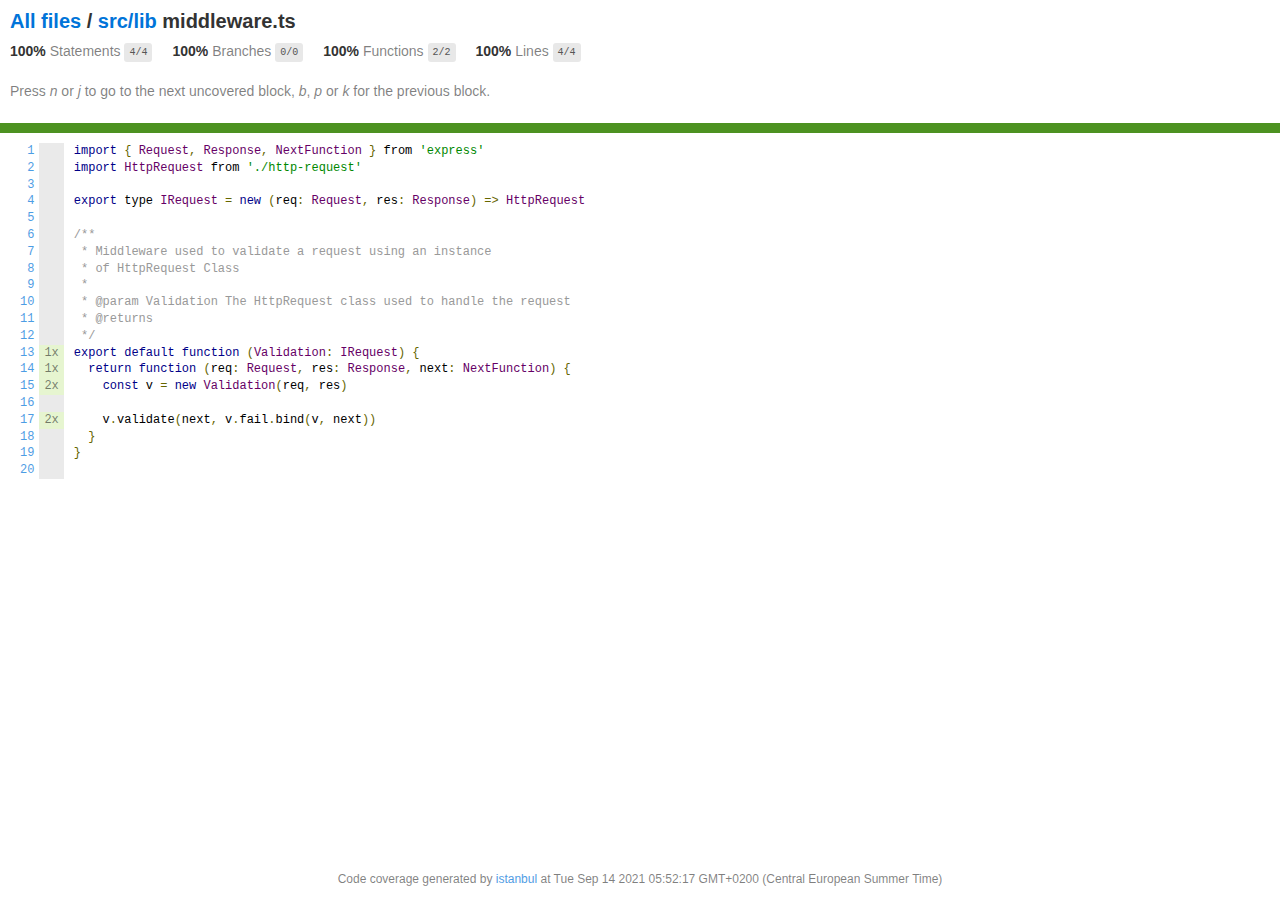
<file: express-request-validator/coverage/src/lib/middleware.ts.html>
<!doctype html>
<html lang="en">

<head>
    <title>Code coverage report for src/lib/middleware.ts</title>
    <meta charset="utf-8" />
    <link rel="stylesheet" href="../../prettify.css" />
    <link rel="stylesheet" href="../../base.css" />
    <link rel="shortcut icon" type="image/x-icon" href="../../favicon.png" />
    <meta name="viewport" content="width=device-width, initial-scale=1" />
    <style type='text/css'>
        .coverage-summary .sorter {
            background-image: url(../../sort-arrow-sprite.png);
        }
    </style>
</head>
    
<body>
<div class='wrapper'>
    <div class='pad1'>
        <h1><a href="../../index.html">All files</a> / <a href="index.html">src/lib</a> middleware.ts</h1>
        <div class='clearfix'>
            
            <div class='fl pad1y space-right2'>
                <span class="strong">100% </span>
                <span class="quiet">Statements</span>
                <span class='fraction'>4/4</span>
            </div>
        
            
            <div class='fl pad1y space-right2'>
                <span class="strong">100% </span>
                <span class="quiet">Branches</span>
                <span class='fraction'>0/0</span>
            </div>
        
            
            <div class='fl pad1y space-right2'>
                <span class="strong">100% </span>
                <span class="quiet">Functions</span>
                <span class='fraction'>2/2</span>
            </div>
        
            
            <div class='fl pad1y space-right2'>
                <span class="strong">100% </span>
                <span class="quiet">Lines</span>
                <span class='fraction'>4/4</span>
            </div>
        
            
        </div>
        <p class="quiet">
            Press <em>n</em> or <em>j</em> to go to the next uncovered block, <em>b</em>, <em>p</em> or <em>k</em> for the previous block.
        </p>
    </div>
    <div class='status-line high'></div>
    <pre><table class="coverage">
<tr><td class="line-count quiet"><a name='L1'></a><a href='#L1'>1</a>
<a name='L2'></a><a href='#L2'>2</a>
<a name='L3'></a><a href='#L3'>3</a>
<a name='L4'></a><a href='#L4'>4</a>
<a name='L5'></a><a href='#L5'>5</a>
<a name='L6'></a><a href='#L6'>6</a>
<a name='L7'></a><a href='#L7'>7</a>
<a name='L8'></a><a href='#L8'>8</a>
<a name='L9'></a><a href='#L9'>9</a>
<a name='L10'></a><a href='#L10'>10</a>
<a name='L11'></a><a href='#L11'>11</a>
<a name='L12'></a><a href='#L12'>12</a>
<a name='L13'></a><a href='#L13'>13</a>
<a name='L14'></a><a href='#L14'>14</a>
<a name='L15'></a><a href='#L15'>15</a>
<a name='L16'></a><a href='#L16'>16</a>
<a name='L17'></a><a href='#L17'>17</a>
<a name='L18'></a><a href='#L18'>18</a>
<a name='L19'></a><a href='#L19'>19</a>
<a name='L20'></a><a href='#L20'>20</a></td><td class="line-coverage quiet"><span class="cline-any cline-neutral">&nbsp;</span>
<span class="cline-any cline-neutral">&nbsp;</span>
<span class="cline-any cline-neutral">&nbsp;</span>
<span class="cline-any cline-neutral">&nbsp;</span>
<span class="cline-any cline-neutral">&nbsp;</span>
<span class="cline-any cline-neutral">&nbsp;</span>
<span class="cline-any cline-neutral">&nbsp;</span>
<span class="cline-any cline-neutral">&nbsp;</span>
<span class="cline-any cline-neutral">&nbsp;</span>
<span class="cline-any cline-neutral">&nbsp;</span>
<span class="cline-any cline-neutral">&nbsp;</span>
<span class="cline-any cline-neutral">&nbsp;</span>
<span class="cline-any cline-yes">1x</span>
<span class="cline-any cline-yes">1x</span>
<span class="cline-any cline-yes">2x</span>
<span class="cline-any cline-neutral">&nbsp;</span>
<span class="cline-any cline-yes">2x</span>
<span class="cline-any cline-neutral">&nbsp;</span>
<span class="cline-any cline-neutral">&nbsp;</span>
<span class="cline-any cline-neutral">&nbsp;</span></td><td class="text"><pre class="prettyprint lang-js">import { Request, Response, NextFunction } from 'express'
import HttpRequest from './http-request'
&nbsp;
export type IRequest = new (req: Request, res: Response) =&gt; HttpRequest
&nbsp;
/**
 * Middleware used to validate a request using an instance
 * of HttpRequest Class
 *
 * @param Validation The HttpRequest class used to handle the request
 * @returns
 */
export default function (Validation: IRequest) {
  return function (req: Request, res: Response, next: NextFunction) {
    const v = new Validation(req, res)
&nbsp;
    v.validate(next, v.fail.bind(v, next))
  }
}
&nbsp;</pre></td></tr></table></pre>

                <div class='push'></div><!-- for sticky footer -->
            </div><!-- /wrapper -->
            <div class='footer quiet pad2 space-top1 center small'>
                Code coverage generated by
                <a href="https://istanbul.js.org/" target="_blank">istanbul</a>
                at Tue Sep 14 2021 05:52:17 GMT+0200 (Central European Summer Time)
            </div>
        </div>
        <script src="../../prettify.js"></script>
        <script>
            window.onload = function () {
                prettyPrint();
            };
        </script>
        <script src="../../sorter.js"></script>
        <script src="../../block-navigation.js"></script>
    </body>
</html>
</file>
<file: express-request-validator/coverage/prettify.css>
.pln{color:#000}@media screen{.str{color:#080}.kwd{color:#008}.com{color:#800}.typ{color:#606}.lit{color:#066}.pun,.opn,.clo{color:#660}.tag{color:#008}.atn{color:#606}.atv{color:#080}.dec,.var{color:#606}.fun{color:red}}@media print,projection{.str{color:#060}.kwd{color:#006;font-weight:bold}.com{color:#600;font-style:italic}.typ{color:#404;font-weight:bold}.lit{color:#044}.pun,.opn,.clo{color:#440}.tag{color:#006;font-weight:bold}.atn{color:#404}.atv{color:#060}}pre.prettyprint{padding:2px;border:1px solid #888}ol.linenums{margin-top:0;margin-bottom:0}li.L0,li.L1,li.L2,li.L3,li.L5,li.L6,li.L7,li.L8{list-style-type:none}li.L1,li.L3,li.L5,li.L7,li.L9{background:#eee}
</file>
<file: express-request-validator/coverage/base.css>
body, html {
  margin:0; padding: 0;
  height: 100%;
}
body {
    font-family: Helvetica Neue, Helvetica, Arial;
    font-size: 14px;
    color:#333;
}
.small { font-size: 12px; }
*, *:after, *:before {
  -webkit-box-sizing:border-box;
     -moz-box-sizing:border-box;
          box-sizing:border-box;
  }
h1 { font-size: 20px; margin: 0;}
h2 { font-size: 14px; }
pre {
    font: 12px/1.4 Consolas, "Liberation Mono", Menlo, Courier, monospace;
    margin: 0;
    padding: 0;
    -moz-tab-size: 2;
    -o-tab-size:  2;
    tab-size: 2;
}
a { color:#0074D9; text-decoration:none; }
a:hover { text-decoration:underline; }
.strong { font-weight: bold; }
.space-top1 { padding: 10px 0 0 0; }
.pad2y { padding: 20px 0; }
.pad1y { padding: 10px 0; }
.pad2x { padding: 0 20px; }
.pad2 { padding: 20px; }
.pad1 { padding: 10px; }
.space-left2 { padding-left:55px; }
.space-right2 { padding-right:20px; }
.center { text-align:center; }
.clearfix { display:block; }
.clearfix:after {
  content:'';
  display:block;
  height:0;
  clear:both;
  visibility:hidden;
  }
.fl { float: left; }
@media only screen and (max-width:640px) {
  .col3 { width:100%; max-width:100%; }
  .hide-mobile { display:none!important; }
}

.quiet {
  color: #7f7f7f;
  color: rgba(0,0,0,0.5);
}
.quiet a { opacity: 0.7; }

.fraction {
  font-family: Consolas, 'Liberation Mono', Menlo, Courier, monospace;
  font-size: 10px;
  color: #555;
  background: #E8E8E8;
  padding: 4px 5px;
  border-radius: 3px;
  vertical-align: middle;
}

div.path a:link, div.path a:visited { color: #333; }
table.coverage {
  border-collapse: collapse;
  margin: 10px 0 0 0;
  padding: 0;
}

table.coverage td {
  margin: 0;
  padding: 0;
  vertical-align: top;
}
table.coverage td.line-count {
    text-align: right;
    padding: 0 5px 0 20px;
}
table.coverage td.line-coverage {
    text-align: right;
    padding-right: 10px;
    min-width:20px;
}

table.coverage td span.cline-any {
    display: inline-block;
    padding: 0 5px;
    width: 100%;
}
.missing-if-branch {
    display: inline-block;
    margin-right: 5px;
    border-radius: 3px;
    position: relative;
    padding: 0 4px;
    background: #333;
    color: yellow;
}

.skip-if-branch {
    display: none;
    margin-right: 10px;
    position: relative;
    padding: 0 4px;
    background: #ccc;
    color: white;
}
.missing-if-branch .typ, .skip-if-branch .typ {
    color: inherit !important;
}
.coverage-summary {
  border-collapse: collapse;
  width: 100%;
}
.coverage-summary tr { border-bottom: 1px solid #bbb; }
.keyline-all { border: 1px solid #ddd; }
.coverage-summary td, .coverage-summary th { padding: 10px; }
.coverage-summary tbody { border: 1px solid #bbb; }
.coverage-summary td { border-right: 1px solid #bbb; }
.coverage-summary td:last-child { border-right: none; }
.coverage-summary th {
  text-align: left;
  font-weight: normal;
  white-space: nowrap;
}
.coverage-summary th.file { border-right: none !important; }
.coverage-summary th.pct { }
.coverage-summary th.pic,
.coverage-summary th.abs,
.coverage-summary td.pct,
.coverage-summary td.abs { text-align: right; }
.coverage-summary td.file { white-space: nowrap;  }
.coverage-summary td.pic { min-width: 120px !important;  }
.coverage-summary tfoot td { }

.coverage-summary .sorter {
    height: 10px;
    width: 7px;
    display: inline-block;
    margin-left: 0.5em;
    background: url(sort-arrow-sprite.png) no-repeat scroll 0 0 transparent;
}
.coverage-summary .sorted .sorter {
    background-position: 0 -20px;
}
.coverage-summary .sorted-desc .sorter {
    background-position: 0 -10px;
}
.status-line {  height: 10px; }
/* yellow */
.cbranch-no { background: yellow !important; color: #111; }
/* dark red */
.red.solid, .status-line.low, .low .cover-fill { background:#C21F39 }
.low .chart { border:1px solid #C21F39 }
.highlighted,
.highlighted .cstat-no, .highlighted .fstat-no, .highlighted .cbranch-no{
  background: #C21F39 !important;
}
/* medium red */
.cstat-no, .fstat-no, .cbranch-no, .cbranch-no { background:#F6C6CE }
/* light red */
.low, .cline-no { background:#FCE1E5 }
/* light green */
.high, .cline-yes { background:rgb(230,245,208) }
/* medium green */
.cstat-yes { background:rgb(161,215,106) }
/* dark green */
.status-line.high, .high .cover-fill { background:rgb(77,146,33) }
.high .chart { border:1px solid rgb(77,146,33) }
/* dark yellow (gold) */
.status-line.medium, .medium .cover-fill { background: #f9cd0b; }
.medium .chart { border:1px solid #f9cd0b; }
/* light yellow */
.medium { background: #fff4c2; }

.cstat-skip { background: #ddd; color: #111; }
.fstat-skip { background: #ddd; color: #111 !important; }
.cbranch-skip { background: #ddd !important; color: #111; }

span.cline-neutral { background: #eaeaea; }

.coverage-summary td.empty {
    opacity: .5;
    padding-top: 4px;
    padding-bottom: 4px;
    line-height: 1;
    color: #888;
}

.cover-fill, .cover-empty {
  display:inline-block;
  height: 12px;
}
.chart {
  line-height: 0;
}
.cover-empty {
    background: white;
}
.cover-full {
    border-right: none !important;
}
pre.prettyprint {
    border: none !important;
    padding: 0 !important;
    margin: 0 !important;
}
.com { color: #999 !important; }
.ignore-none { color: #999; font-weight: normal; }

.wrapper {
  min-height: 100%;
  height: auto !important;
  height: 100%;
  margin: 0 auto -48px;
}
.footer, .push {
  height: 48px;
}
</file>
<file: express-request-validator/code/assets/style.css>
@import url("./icons.css");

:root {
    /* Light */
    --light-color-background: #fcfcfc;
    --light-color-secondary-background: #fff;
    --light-color-text: #222;
    --light-color-text-aside: #707070;
    --light-color-link: #4da6ff;
    --light-color-menu-divider: #eee;
    --light-color-menu-divider-focus: #000;
    --light-color-menu-label: #707070;
    --light-color-panel: var(--light-color-secondary-background);
    --light-color-panel-divider: #eee;
    --light-color-comment-tag: #707070;
    --light-color-comment-tag-text: #fff;
    --light-color-ts: #9600ff;
    --light-color-ts-interface: #647f1b;
    --light-color-ts-enum: #937210;
    --light-color-ts-class: #0672de;
    --light-color-ts-private: #707070;
    --light-color-toolbar: #fff;
    --light-color-toolbar-text: #333;
    --light-icon-filter: invert(0);
    --light-external-icon: url("data:image/svg+xml;utf8,<svg xmlns='http://www.w3.org/2000/svg' viewBox='0 0 100 100' width='10' height='10'><path fill-opacity='0' stroke='%23000' stroke-width='10' d='m43,35H5v60h60V57M45,5v10l10,10-30,30 20,20 30-30 10,10h10V5z'/></svg>");

    /* Dark */
    --dark-color-background: #36393f;
    --dark-color-secondary-background: #2f3136;
    --dark-color-text: #ffffff;
    --dark-color-text-aside: #e6e4e4;
    --dark-color-link: #00aff4;
    --dark-color-menu-divider: #eee;
    --dark-color-menu-divider-focus: #000;
    --dark-color-menu-label: #707070;
    --dark-color-panel: var(--dark-color-secondary-background);
    --dark-color-panel-divider: #818181;
    --dark-color-comment-tag: #dcddde;
    --dark-color-comment-tag-text: #2f3136;
    --dark-color-ts: #c97dff;
    --dark-color-ts-interface: #9cbe3c;
    --dark-color-ts-enum: #d6ab29;
    --dark-color-ts-class: #3695f3;
    --dark-color-ts-private: #e2e2e2;
    --dark-color-toolbar: #34373c;
    --dark-color-toolbar-text: #ffffff;
    --dark-icon-filter: invert(1);
    --dark-external-icon: url("data:image/svg+xml;utf8,<svg xmlns='http://www.w3.org/2000/svg' viewBox='0 0 100 100' width='10' height='10'><path fill-opacity='0' stroke='%23fff' stroke-width='10' d='m43,35H5v60h60V57M45,5v10l10,10-30,30 20,20 30-30 10,10h10V5z'/></svg>");
}

@media (prefers-color-scheme: light) {
    :root {
        --color-background: var(--light-color-background);
        --color-secondary-background: var(--light-color-secondary-background);
        --color-text: var(--light-color-text);
        --color-text-aside: var(--light-color-text-aside);
        --color-link: var(--light-color-link);
        --color-menu-divider: var(--light-color-menu-divider);
        --color-menu-divider-focus: var(--light-color-menu-divider-focus);
        --color-menu-label: var(--light-color-menu-label);
        --color-panel: var(--light-color-panel);
        --color-panel-divider: var(--light-color-panel-divider);
        --color-comment-tag: var(--light-color-comment-tag);
        --color-comment-tag-text: var(--light-color-comment-tag-text);
        --color-ts: var(--light-color-ts);
        --color-ts-interface: var(--light-color-ts-interface);
        --color-ts-enum: var(--light-color-ts-enum);
        --color-ts-class: var(--light-color-ts-class);
        --color-ts-private: var(--light-color-ts-private);
        --color-toolbar: var(--light-color-toolbar);
        --color-toolbar-text: var(--light-color-toolbar-text);
        --icon-filter: var(--light-icon-filter);
        --external-icon: var(--light-external-icon);
    }
}

@media (prefers-color-scheme: dark) {
    :root {
        --color-background: var(--dark-color-background);
        --color-secondary-background: var(--dark-color-secondary-background);
        --color-text: var(--dark-color-text);
        --color-text-aside: var(--dark-color-text-aside);
        --color-link: var(--dark-color-link);
        --color-menu-divider: var(--dark-color-menu-divider);
        --color-menu-divider-focus: var(--dark-color-menu-divider-focus);
        --color-menu-label: var(--dark-color-menu-label);
        --color-panel: var(--dark-color-panel);
        --color-panel-divider: var(--dark-color-panel-divider);
        --color-comment-tag: var(--dark-color-comment-tag);
        --color-comment-tag-text: var(--dark-color-comment-tag-text);
        --color-ts: var(--dark-color-ts);
        --color-ts-interface: var(--dark-color-ts-interface);
        --color-ts-enum: var(--dark-color-ts-enum);
        --color-ts-class: var(--dark-color-ts-class);
        --color-ts-private: var(--dark-color-ts-private);
        --color-toolbar: var(--dark-color-toolbar);
        --color-toolbar-text: var(--dark-color-toolbar-text);
        --icon-filter: var(--dark-icon-filter);
        --external-icon: var(--dark-external-icon);
    }
}

body {
    margin: 0;
}

body.light {
    --color-background: var(--light-color-background);
    --color-secondary-background: var(--light-color-secondary-background);
    --color-text: var(--light-color-text);
    --color-text-aside: var(--light-color-text-aside);
    --color-link: var(--light-color-link);
    --color-menu-divider: var(--light-color-menu-divider);
    --color-menu-divider-focus: var(--light-color-menu-divider-focus);
    --color-menu-label: var(--light-color-menu-label);
    --color-panel: var(--light-color-panel);
    --color-panel-divider: var(--light-color-panel-divider);
    --color-comment-tag: var(--light-color-comment-tag);
    --color-comment-tag-text: var(--light-color-comment-tag-text);
    --color-ts: var(--light-color-ts);
    --color-ts-interface: var(--light-color-ts-interface);
    --color-ts-enum: var(--light-color-ts-enum);
    --color-ts-class: var(--light-color-ts-class);
    --color-ts-private: var(--light-color-ts-private);
    --color-toolbar: var(--light-color-toolbar);
    --color-toolbar-text: var(--light-color-toolbar-text);
    --icon-filter: var(--light-icon-filter);
    --external-icon: var(--light-external-icon);
}

body.dark {
    --color-background: var(--dark-color-background);
    --color-secondary-background: var(--dark-color-secondary-background);
    --color-text: var(--dark-color-text);
    --color-text-aside: var(--dark-color-text-aside);
    --color-link: var(--dark-color-link);
    --color-menu-divider: var(--dark-color-menu-divider);
    --color-menu-divider-focus: var(--dark-color-menu-divider-focus);
    --color-menu-label: var(--dark-color-menu-label);
    --color-panel: var(--dark-color-panel);
    --color-panel-divider: var(--dark-color-panel-divider);
    --color-comment-tag: var(--dark-color-comment-tag);
    --color-comment-tag-text: var(--dark-color-comment-tag-text);
    --color-ts: var(--dark-color-ts);
    --color-ts-interface: var(--dark-color-ts-interface);
    --color-ts-enum: var(--dark-color-ts-enum);
    --color-ts-class: var(--dark-color-ts-class);
    --color-ts-private: var(--dark-color-ts-private);
    --color-toolbar: var(--dark-color-toolbar);
    --color-toolbar-text: var(--dark-color-toolbar-text);
    --icon-filter: var(--dark-icon-filter);
    --external-icon: var(--dark-external-icon);
}

h1 {
    font-size: 2em;
    margin: 0.67em 0;
}

h2 {
    font-size: 1.5em;
    margin: 0.83em 0;
}

h3 {
    font-size: 1.17em;
    margin: 1em 0;
}

h4,
.tsd-index-panel h3 {
    font-size: 1em;
    margin: 1.33em 0;
}

h5 {
    font-size: 0.83em;
    margin: 1.67em 0;
}

h6 {
    font-size: 0.67em;
    margin: 2.33em 0;
}

pre {
    white-space: pre;
    white-space: pre-wrap;
    word-wrap: break-word;
}

dl,
menu,
ol,
ul {
    margin: 1em 0;
}

dd {
    margin: 0 0 0 40px;
}

.container {
    max-width: 1200px;
    margin: 0 auto;
    padding: 0 40px;
}
@media (max-width: 640px) {
    .container {
        padding: 0 20px;
    }
}

.container-main {
    padding-bottom: 200px;
}

.row {
    display: flex;
    position: relative;
    margin: 0 -10px;
}
.row:after {
    visibility: hidden;
    display: block;
    content: "";
    clear: both;
    height: 0;
}

.col-4,
.col-8 {
    box-sizing: border-box;
    float: left;
    padding: 0 10px;
}

.col-4 {
    width: 33.3333333333%;
}
.col-8 {
    width: 66.6666666667%;
}

ul.tsd-descriptions > li > :first-child,
.tsd-panel > :first-child,
.col-8 > :first-child,
.col-4 > :first-child,
ul.tsd-descriptions > li > :first-child > :first-child,
.tsd-panel > :first-child > :first-child,
.col-8 > :first-child > :first-child,
.col-4 > :first-child > :first-child,
ul.tsd-descriptions > li > :first-child > :first-child > :first-child,
.tsd-panel > :first-child > :first-child > :first-child,
.col-8 > :first-child > :first-child > :first-child,
.col-4 > :first-child > :first-child > :first-child {
    margin-top: 0;
}
ul.tsd-descriptions > li > :last-child,
.tsd-panel > :last-child,
.col-8 > :last-child,
.col-4 > :last-child,
ul.tsd-descriptions > li > :last-child > :last-child,
.tsd-panel > :last-child > :last-child,
.col-8 > :last-child > :last-child,
.col-4 > :last-child > :last-child,
ul.tsd-descriptions > li > :last-child > :last-child > :last-child,
.tsd-panel > :last-child > :last-child > :last-child,
.col-8 > :last-child > :last-child > :last-child,
.col-4 > :last-child > :last-child > :last-child {
    margin-bottom: 0;
}

@keyframes fade-in {
    from {
        opacity: 0;
    }
    to {
        opacity: 1;
    }
}
@keyframes fade-out {
    from {
        opacity: 1;
        visibility: visible;
    }
    to {
        opacity: 0;
    }
}
@keyframes fade-in-delayed {
    0% {
        opacity: 0;
    }
    33% {
        opacity: 0;
    }
    100% {
        opacity: 1;
    }
}
@keyframes fade-out-delayed {
    0% {
        opacity: 1;
        visibility: visible;
    }
    66% {
        opacity: 0;
    }
    100% {
        opacity: 0;
    }
}
@keyframes shift-to-left {
    from {
        transform: translate(0, 0);
    }
    to {
        transform: translate(-25%, 0);
    }
}
@keyframes unshift-to-left {
    from {
        transform: translate(-25%, 0);
    }
    to {
        transform: translate(0, 0);
    }
}
@keyframes pop-in-from-right {
    from {
        transform: translate(100%, 0);
    }
    to {
        transform: translate(0, 0);
    }
}
@keyframes pop-out-to-right {
    from {
        transform: translate(0, 0);
        visibility: visible;
    }
    to {
        transform: translate(100%, 0);
    }
}
body {
    background: var(--color-background);
    font-family: "Segoe UI", sans-serif;
    font-size: 16px;
    color: var(--color-text);
}

a {
    color: var(--color-link);
    text-decoration: none;
}
a:hover {
    text-decoration: underline;
}
a.external[target="_blank"] {
    background-image: var(--external-icon);
    background-position: top 3px right;
    background-repeat: no-repeat;
    padding-right: 13px;
}

code,
pre {
    font-family: Menlo, Monaco, Consolas, "Courier New", monospace;
    padding: 0.2em;
    margin: 0;
    font-size: 14px;
}

pre {
    padding: 10px;
}
pre code {
    padding: 0;
    font-size: 100%;
}

blockquote {
    margin: 1em 0;
    padding-left: 1em;
    border-left: 4px solid gray;
}

.tsd-typography {
    line-height: 1.333em;
}
.tsd-typography ul {
    list-style: square;
    padding: 0 0 0 20px;
    margin: 0;
}
.tsd-typography h4,
.tsd-typography .tsd-index-panel h3,
.tsd-index-panel .tsd-typography h3,
.tsd-typography h5,
.tsd-typography h6 {
    font-size: 1em;
    margin: 0;
}
.tsd-typography h5,
.tsd-typography h6 {
    font-weight: normal;
}
.tsd-typography p,
.tsd-typography ul,
.tsd-typography ol {
    margin: 1em 0;
}

@media (min-width: 901px) and (max-width: 1024px) {
    html.default .col-content {
        width: 72%;
    }
    html.default .col-menu {
        width: 28%;
    }
    html.default .tsd-navigation {
        padding-left: 10px;
    }
}
@media (max-width: 900px) {
    html.default .col-content {
        float: none;
        width: 100%;
    }
    html.default .col-menu {
        position: fixed !important;
        overflow: auto;
        -webkit-overflow-scrolling: touch;
        z-index: 1024;
        top: 0 !important;
        bottom: 0 !important;
        left: auto !important;
        right: 0 !important;
        width: 100%;
        padding: 20px 20px 0 0;
        max-width: 450px;
        visibility: hidden;
        background-color: var(--color-panel);
        transform: translate(100%, 0);
    }
    html.default .col-menu > *:last-child {
        padding-bottom: 20px;
    }
    html.default .overlay {
        content: "";
        display: block;
        position: fixed;
        z-index: 1023;
        top: 0;
        left: 0;
        right: 0;
        bottom: 0;
        background-color: rgba(0, 0, 0, 0.75);
        visibility: hidden;
    }
}

.tsd-page-title {
    padding: 70px 0 20px 0;
    margin: 0 0 40px 0;
    background: var(--color-panel);
    box-shadow: 0 0 5px rgba(0, 0, 0, 0.35);
}
.tsd-page-title h1 {
    margin: 0;
}

.tsd-breadcrumb {
    margin: 0;
    padding: 0;
    color: var(--color-text-aside);
}
.tsd-breadcrumb a {
    color: var(--color-text-aside);
    text-decoration: none;
}
.tsd-breadcrumb a:hover {
    text-decoration: underline;
}
.tsd-breadcrumb li {
    display: inline;
}
.tsd-breadcrumb li:after {
    content: " / ";
}

dl.tsd-comment-tags {
    overflow: hidden;
}
dl.tsd-comment-tags dt {
    float: left;
    padding: 1px 5px;
    margin: 0 10px 0 0;
    border-radius: 4px;
    border: 1px solid var(--color-comment-tag);
    color: var(--color-comment-tag);
    font-size: 0.8em;
    font-weight: normal;
}
dl.tsd-comment-tags dd {
    margin: 0 0 10px 0;
}
dl.tsd-comment-tags dd:before,
dl.tsd-comment-tags dd:after {
    display: table;
    content: " ";
}
dl.tsd-comment-tags dd pre,
dl.tsd-comment-tags dd:after {
    clear: both;
}
dl.tsd-comment-tags p {
    margin: 0;
}

.tsd-panel.tsd-comment .lead {
    font-size: 1.1em;
    line-height: 1.333em;
    margin-bottom: 2em;
}
.tsd-panel.tsd-comment .lead:last-child {
    margin-bottom: 0;
}

.toggle-protected .tsd-is-private {
    display: none;
}

.toggle-public .tsd-is-private,
.toggle-public .tsd-is-protected,
.toggle-public .tsd-is-private-protected {
    display: none;
}

.toggle-inherited .tsd-is-inherited {
    display: none;
}

.toggle-externals .tsd-is-external {
    display: none;
}

#tsd-filter {
    position: relative;
    display: inline-block;
    height: 40px;
    vertical-align: bottom;
}
.no-filter #tsd-filter {
    display: none;
}
#tsd-filter .tsd-filter-group {
    display: inline-block;
    height: 40px;
    vertical-align: bottom;
    white-space: nowrap;
}
#tsd-filter input {
    display: none;
}
@media (max-width: 900px) {
    #tsd-filter .tsd-filter-group {
        display: block;
        position: absolute;
        top: 40px;
        right: 20px;
        height: auto;
        background-color: var(--color-panel);
        visibility: hidden;
        transform: translate(50%, 0);
        box-shadow: 0 0 4px rgba(0, 0, 0, 0.25);
    }
    .has-options #tsd-filter .tsd-filter-group {
        visibility: visible;
    }
    .to-has-options #tsd-filter .tsd-filter-group {
        animation: fade-in 0.2s;
    }
    .from-has-options #tsd-filter .tsd-filter-group {
        animation: fade-out 0.2s;
    }
    #tsd-filter label,
    #tsd-filter .tsd-select {
        display: block;
        padding-right: 20px;
    }
}

footer {
    border-top: 1px solid var(--color-panel-divider);
    background-color: var(--color-panel);
}
footer.with-border-bottom {
    border-bottom: 1px solid var(--color-panel-divider);
}
footer .tsd-legend-group {
    font-size: 0;
}
footer .tsd-legend {
    display: inline-block;
    width: 25%;
    padding: 0;
    font-size: 16px;
    list-style: none;
    line-height: 1.333em;
    vertical-align: top;
}
@media (max-width: 900px) {
    footer .tsd-legend {
        width: 50%;
    }
}

.tsd-hierarchy {
    list-style: square;
    padding: 0 0 0 20px;
    margin: 0;
}
.tsd-hierarchy .target {
    font-weight: bold;
}

.tsd-index-panel .tsd-index-content {
    margin-bottom: -30px !important;
}
.tsd-index-panel .tsd-index-section {
    margin-bottom: 30px !important;
}
.tsd-index-panel h3 {
    margin: 0 -20px 10px -20px;
    padding: 0 20px 10px 20px;
    border-bottom: 1px solid var(--color-panel-divider);
}
.tsd-index-panel ul.tsd-index-list {
    -webkit-column-count: 3;
    -moz-column-count: 3;
    -ms-column-count: 3;
    -o-column-count: 3;
    column-count: 3;
    -webkit-column-gap: 20px;
    -moz-column-gap: 20px;
    -ms-column-gap: 20px;
    -o-column-gap: 20px;
    column-gap: 20px;
    padding: 0;
    list-style: none;
    line-height: 1.333em;
}
@media (max-width: 900px) {
    .tsd-index-panel ul.tsd-index-list {
        -webkit-column-count: 1;
        -moz-column-count: 1;
        -ms-column-count: 1;
        -o-column-count: 1;
        column-count: 1;
    }
}
@media (min-width: 901px) and (max-width: 1024px) {
    .tsd-index-panel ul.tsd-index-list {
        -webkit-column-count: 2;
        -moz-column-count: 2;
        -ms-column-count: 2;
        -o-column-count: 2;
        column-count: 2;
    }
}
.tsd-index-panel ul.tsd-index-list li {
    -webkit-page-break-inside: avoid;
    -moz-page-break-inside: avoid;
    -ms-page-break-inside: avoid;
    -o-page-break-inside: avoid;
    page-break-inside: avoid;
}
.tsd-index-panel a,
.tsd-index-panel .tsd-parent-kind-module a {
    color: var(--color-ts);
}
.tsd-index-panel .tsd-parent-kind-interface a {
    color: var(--color-ts-interface);
}
.tsd-index-panel .tsd-parent-kind-enum a {
    color: var(--color-ts-enum);
}
.tsd-index-panel .tsd-parent-kind-class a {
    color: var(--color-ts-class);
}
.tsd-index-panel .tsd-kind-module a {
    color: var(--color-ts);
}
.tsd-index-panel .tsd-kind-interface a {
    color: var(--color-ts-interface);
}
.tsd-index-panel .tsd-kind-enum a {
    color: var(--color-ts-enum);
}
.tsd-index-panel .tsd-kind-class a {
    color: var(--color-ts-class);
}
.tsd-index-panel .tsd-is-private a {
    color: var(--color-ts-private);
}

.tsd-flag {
    display: inline-block;
    padding: 1px 5px;
    border-radius: 4px;
    color: var(--color-comment-tag-text);
    background-color: var(--color-comment-tag);
    text-indent: 0;
    font-size: 14px;
    font-weight: normal;
}

.tsd-anchor {
    position: absolute;
    top: -100px;
}

.tsd-member {
    position: relative;
}
.tsd-member .tsd-anchor + h3 {
    margin-top: 0;
    margin-bottom: 0;
    border-bottom: none;
}
.tsd-member [data-tsd-kind] {
    color: var(--color-ts);
}
.tsd-member [data-tsd-kind="Interface"] {
    color: var(--color-ts-interface);
}
.tsd-member [data-tsd-kind="Enum"] {
    color: var(--color-ts-enum);
}
.tsd-member [data-tsd-kind="Class"] {
    color: var(--color-ts-class);
}
.tsd-member [data-tsd-kind="Private"] {
    color: var(--color-ts-private);
}

.tsd-navigation {
    margin: 0 0 0 40px;
}
.tsd-navigation a {
    display: block;
    padding-top: 2px;
    padding-bottom: 2px;
    border-left: 2px solid transparent;
    color: var(--color-text);
    text-decoration: none;
    transition: border-left-color 0.1s;
}
.tsd-navigation a:hover {
    text-decoration: underline;
}
.tsd-navigation ul {
    margin: 0;
    padding: 0;
    list-style: none;
}
.tsd-navigation li {
    padding: 0;
}

.tsd-navigation.primary {
    padding-bottom: 40px;
}
.tsd-navigation.primary a {
    display: block;
    padding-top: 6px;
    padding-bottom: 6px;
}
.tsd-navigation.primary ul li a {
    padding-left: 5px;
}
.tsd-navigation.primary ul li li a {
    padding-left: 25px;
}
.tsd-navigation.primary ul li li li a {
    padding-left: 45px;
}
.tsd-navigation.primary ul li li li li a {
    padding-left: 65px;
}
.tsd-navigation.primary ul li li li li li a {
    padding-left: 85px;
}
.tsd-navigation.primary ul li li li li li li a {
    padding-left: 105px;
}
.tsd-navigation.primary > ul {
    border-bottom: 1px solid var(--color-panel-divider);
}
.tsd-navigation.primary li {
    border-top: 1px solid var(--color-panel-divider);
}
.tsd-navigation.primary li.current > a {
    font-weight: bold;
}
.tsd-navigation.primary li.label span {
    display: block;
    padding: 20px 0 6px 5px;
    color: var(--color-menu-label);
}
.tsd-navigation.primary li.globals + li > span,
.tsd-navigation.primary li.globals + li > a {
    padding-top: 20px;
}

.tsd-navigation.secondary {
    max-height: calc(100vh - 1rem - 40px);
    overflow: auto;
    position: -webkit-sticky;
    position: sticky;
    top: calc(0.5rem + 40px);
    transition: 0.3s;
}
.tsd-navigation.secondary.tsd-navigation--toolbar-hide {
    max-height: calc(100vh - 1rem);
    top: 0.5rem;
}
.tsd-navigation.secondary ul {
    transition: opacity 0.2s;
}
.tsd-navigation.secondary ul li a {
    padding-left: 25px;
}
.tsd-navigation.secondary ul li li a {
    padding-left: 45px;
}
.tsd-navigation.secondary ul li li li a {
    padding-left: 65px;
}
.tsd-navigation.secondary ul li li li li a {
    padding-left: 85px;
}
.tsd-navigation.secondary ul li li li li li a {
    padding-left: 105px;
}
.tsd-navigation.secondary ul li li li li li li a {
    padding-left: 125px;
}
.tsd-navigation.secondary ul.current a {
    border-left-color: var(--color-panel-divider);
}
.tsd-navigation.secondary li.focus > a,
.tsd-navigation.secondary ul.current li.focus > a {
    border-left-color: var(--color-menu-divider-focus);
}
.tsd-navigation.secondary li.current {
    margin-top: 20px;
    margin-bottom: 20px;
    border-left-color: var(--color-panel-divider);
}
.tsd-navigation.secondary li.current > a {
    font-weight: bold;
}

@media (min-width: 901px) {
    .menu-sticky-wrap {
        position: static;
    }
}

.tsd-panel {
    margin: 20px 0;
    padding: 20px;
    background-color: var(--color-panel);
    box-shadow: 0 0 4px rgba(0, 0, 0, 0.25);
}
.tsd-panel:empty {
    display: none;
}
.tsd-panel > h1,
.tsd-panel > h2,
.tsd-panel > h3 {
    margin: 1.5em -20px 10px -20px;
    padding: 0 20px 10px 20px;
    border-bottom: 1px solid var(--color-panel-divider);
}
.tsd-panel > h1.tsd-before-signature,
.tsd-panel > h2.tsd-before-signature,
.tsd-panel > h3.tsd-before-signature {
    margin-bottom: 0;
    border-bottom: 0;
}
.tsd-panel table {
    display: block;
    width: 100%;
    overflow: auto;
    margin-top: 10px;
    word-break: normal;
    word-break: keep-all;
    border-collapse: collapse;
}
.tsd-panel table th {
    font-weight: bold;
}
.tsd-panel table th,
.tsd-panel table td {
    padding: 6px 13px;
    border: 1px solid var(--color-panel-divider);
}
.tsd-panel table tr {
    background: var(--color-background);
}
.tsd-panel table tr:nth-child(even) {
    background: var(--color-secondary-background);
}

.tsd-panel-group {
    margin: 60px 0;
}
.tsd-panel-group > h1,
.tsd-panel-group > h2,
.tsd-panel-group > h3 {
    padding-left: 20px;
    padding-right: 20px;
}

#tsd-search {
    transition: background-color 0.2s;
}
#tsd-search .title {
    position: relative;
    z-index: 2;
}
#tsd-search .field {
    position: absolute;
    left: 0;
    top: 0;
    right: 40px;
    height: 40px;
}
#tsd-search .field input {
    box-sizing: border-box;
    position: relative;
    top: -50px;
    z-index: 1;
    width: 100%;
    padding: 0 10px;
    opacity: 0;
    outline: 0;
    border: 0;
    background: transparent;
    color: var(--color-text);
}
#tsd-search .field label {
    position: absolute;
    overflow: hidden;
    right: -40px;
}
#tsd-search .field input,
#tsd-search .title {
    transition: opacity 0.2s;
}
#tsd-search .results {
    position: absolute;
    visibility: hidden;
    top: 40px;
    width: 100%;
    margin: 0;
    padding: 0;
    list-style: none;
    box-shadow: 0 0 4px rgba(0, 0, 0, 0.25);
}
#tsd-search .results li {
    padding: 0 10px;
    background-color: var(--color-background);
}
#tsd-search .results li:nth-child(even) {
    background-color: var(--color-panel);
}
#tsd-search .results li.state {
    display: none;
}
#tsd-search .results li.current,
#tsd-search .results li:hover {
    background-color: var(--color-panel-divider);
}
#tsd-search .results a {
    display: block;
}
#tsd-search .results a:before {
    top: 10px;
}
#tsd-search .results span.parent {
    color: var(--color-text-aside);
    font-weight: normal;
}
#tsd-search.has-focus {
    background-color: var(--color-panel-divider);
}
#tsd-search.has-focus .field input {
    top: 0;
    opacity: 1;
}
#tsd-search.has-focus .title {
    z-index: 0;
    opacity: 0;
}
#tsd-search.has-focus .results {
    visibility: visible;
}
#tsd-search.loading .results li.state.loading {
    display: block;
}
#tsd-search.failure .results li.state.failure {
    display: block;
}

.tsd-signature {
    margin: 0 0 1em 0;
    padding: 10px;
    border: 1px solid var(--color-panel-divider);
    font-family: Menlo, Monaco, Consolas, "Courier New", monospace;
    font-size: 14px;
    overflow-x: auto;
}
.tsd-signature.tsd-kind-icon {
    padding-left: 30px;
}
.tsd-signature.tsd-kind-icon:before {
    top: 10px;
    left: 10px;
}
.tsd-panel > .tsd-signature {
    margin-left: -20px;
    margin-right: -20px;
    border-width: 1px 0;
}
.tsd-panel > .tsd-signature.tsd-kind-icon {
    padding-left: 40px;
}
.tsd-panel > .tsd-signature.tsd-kind-icon:before {
    left: 20px;
}

.tsd-signature-symbol {
    color: var(--color-text-aside);
    font-weight: normal;
}

.tsd-signature-type {
    font-style: italic;
    font-weight: normal;
}

.tsd-signatures {
    padding: 0;
    margin: 0 0 1em 0;
    border: 1px solid var(--color-panel-divider);
}
.tsd-signatures .tsd-signature {
    margin: 0;
    border-width: 1px 0 0 0;
    transition: background-color 0.1s;
}
.tsd-signatures .tsd-signature:first-child {
    border-top-width: 0;
}
.tsd-signatures .tsd-signature.current {
    background-color: var(--color-panel-divider);
}
.tsd-signatures.active > .tsd-signature {
    cursor: pointer;
}
.tsd-panel > .tsd-signatures {
    margin-left: -20px;
    margin-right: -20px;
    border-width: 1px 0;
}
.tsd-panel > .tsd-signatures .tsd-signature.tsd-kind-icon {
    padding-left: 40px;
}
.tsd-panel > .tsd-signatures .tsd-signature.tsd-kind-icon:before {
    left: 20px;
}
.tsd-panel > a.anchor + .tsd-signatures {
    border-top-width: 0;
    margin-top: -20px;
}

ul.tsd-descriptions {
    position: relative;
    overflow: hidden;
    padding: 0;
    list-style: none;
}
ul.tsd-descriptions.active > .tsd-description {
    display: none;
}
ul.tsd-descriptions.active > .tsd-description.current {
    display: block;
}
ul.tsd-descriptions.active > .tsd-description.fade-in {
    animation: fade-in-delayed 0.3s;
}
ul.tsd-descriptions.active > .tsd-description.fade-out {
    animation: fade-out-delayed 0.3s;
    position: absolute;
    display: block;
    top: 0;
    left: 0;
    right: 0;
    opacity: 0;
    visibility: hidden;
}
ul.tsd-descriptions h4,
ul.tsd-descriptions .tsd-index-panel h3,
.tsd-index-panel ul.tsd-descriptions h3 {
    font-size: 16px;
    margin: 1em 0 0.5em 0;
}

ul.tsd-parameters,
ul.tsd-type-parameters {
    list-style: square;
    margin: 0;
    padding-left: 20px;
}
ul.tsd-parameters > li.tsd-parameter-signature,
ul.tsd-type-parameters > li.tsd-parameter-signature {
    list-style: none;
    margin-left: -20px;
}
ul.tsd-parameters h5,
ul.tsd-type-parameters h5 {
    font-size: 16px;
    margin: 1em 0 0.5em 0;
}
ul.tsd-parameters .tsd-comment,
ul.tsd-type-parameters .tsd-comment {
    margin-top: -0.5em;
}

.tsd-sources {
    font-size: 14px;
    color: var(--color-text-aside);
    margin: 0 0 1em 0;
}
.tsd-sources a {
    color: var(--color-text-aside);
    text-decoration: underline;
}
.tsd-sources ul,
.tsd-sources p {
    margin: 0 !important;
}
.tsd-sources ul {
    list-style: none;
    padding: 0;
}

.tsd-page-toolbar {
    position: fixed;
    z-index: 1;
    top: 0;
    left: 0;
    width: 100%;
    height: 40px;
    color: var(--color-toolbar-text);
    background: var(--color-toolbar);
    border-bottom: 1px solid var(--color-panel-divider);
    transition: transform 0.3s linear;
}
.tsd-page-toolbar a {
    color: var(--color-toolbar-text);
    text-decoration: none;
}
.tsd-page-toolbar a.title {
    font-weight: bold;
}
.tsd-page-toolbar a.title:hover {
    text-decoration: underline;
}
.tsd-page-toolbar .table-wrap {
    display: table;
    width: 100%;
    height: 40px;
}
.tsd-page-toolbar .table-cell {
    display: table-cell;
    position: relative;
    white-space: nowrap;
    line-height: 40px;
}
.tsd-page-toolbar .table-cell:first-child {
    width: 100%;
}

.tsd-page-toolbar--hide {
    transform: translateY(-100%);
}

.tsd-select .tsd-select-list li:before,
.tsd-select .tsd-select-label:before,
.tsd-widget:before {
    content: "";
    display: inline-block;
    width: 40px;
    height: 40px;
    margin: 0 -8px 0 0;
    background-image: url(./widgets.png);
    background-repeat: no-repeat;
    text-indent: -1024px;
    vertical-align: bottom;
    filter: var(--icon-filter);
}
@media (-webkit-min-device-pixel-ratio: 1.5), (min-resolution: 144dpi) {
    .tsd-select .tsd-select-list li:before,
    .tsd-select .tsd-select-label:before,
    .tsd-widget:before {
        background-image: url(./widgets@2x.png);
        background-size: 320px 40px;
    }
}

.tsd-widget {
    display: inline-block;
    overflow: hidden;
    opacity: 0.8;
    height: 40px;
    transition: opacity 0.1s, background-color 0.2s;
    vertical-align: bottom;
    cursor: pointer;
}
.tsd-widget:hover {
    opacity: 0.9;
}
.tsd-widget.active {
    opacity: 1;
    background-color: var(--color-panel-divider);
}
.tsd-widget.no-caption {
    width: 40px;
}
.tsd-widget.no-caption:before {
    margin: 0;
}
.tsd-widget.search:before {
    background-position: 0 0;
}
.tsd-widget.menu:before {
    background-position: -40px 0;
}
.tsd-widget.options:before {
    background-position: -80px 0;
}
.tsd-widget.options,
.tsd-widget.menu {
    display: none;
}
@media (max-width: 900px) {
    .tsd-widget.options,
    .tsd-widget.menu {
        display: inline-block;
    }
}
input[type="checkbox"] + .tsd-widget:before {
    background-position: -120px 0;
}
input[type="checkbox"]:checked + .tsd-widget:before {
    background-position: -160px 0;
}

.tsd-select {
    position: relative;
    display: inline-block;
    height: 40px;
    transition: opacity 0.1s, background-color 0.2s;
    vertical-align: bottom;
    cursor: pointer;
}
.tsd-select .tsd-select-label {
    opacity: 0.6;
    transition: opacity 0.2s;
}
.tsd-select .tsd-select-label:before {
    background-position: -240px 0;
}
.tsd-select.active .tsd-select-label {
    opacity: 0.8;
}
.tsd-select.active .tsd-select-list {
    visibility: visible;
    opacity: 1;
    transition-delay: 0s;
}
.tsd-select .tsd-select-list {
    position: absolute;
    visibility: hidden;
    top: 40px;
    left: 0;
    margin: 0;
    padding: 0;
    opacity: 0;
    list-style: none;
    box-shadow: 0 0 4px rgba(0, 0, 0, 0.25);
    transition: visibility 0s 0.2s, opacity 0.2s;
}
.tsd-select .tsd-select-list li {
    padding: 0 20px 0 0;
    background-color: var(--color-background);
}
.tsd-select .tsd-select-list li:before {
    background-position: 40px 0;
}
.tsd-select .tsd-select-list li:nth-child(even) {
    background-color: var(--color-panel);
}
.tsd-select .tsd-select-list li:hover {
    background-color: var(--color-panel-divider);
}
.tsd-select .tsd-select-list li.selected:before {
    background-position: -200px 0;
}
@media (max-width: 900px) {
    .tsd-select .tsd-select-list {
        top: 0;
        left: auto;
        right: 100%;
        margin-right: -5px;
    }
    .tsd-select .tsd-select-label:before {
        background-position: -280px 0;
    }
}

img {
    max-width: 100%;
}
</file>
<file: express-request-validator/code/assets/highlight.css>
:root {
    --light-hl-0: #001080;
    --dark-hl-0: #9CDCFE;
    --light-hl-1: #000000;
    --dark-hl-1: #D4D4D4;
    --light-hl-2: #AF00DB;
    --dark-hl-2: #C586C0;
    --light-hl-3: #A31515;
    --dark-hl-3: #CE9178;
    --light-hl-4: #0000FF;
    --dark-hl-4: #569CD6;
    --light-hl-5: #267F99;
    --dark-hl-5: #4EC9B0;
    --light-hl-6: #795E26;
    --dark-hl-6: #DCDCAA;
    --light-hl-7: #0070C1;
    --dark-hl-7: #4FC1FF;
    --light-hl-8: #008000;
    --dark-hl-8: #6A9955;
    --light-code-background: #FFFFFF;
    --dark-code-background: #1E1E1E;
}

@media (prefers-color-scheme: light) { :root {
    --hl-0: var(--light-hl-0);
    --hl-1: var(--light-hl-1);
    --hl-2: var(--light-hl-2);
    --hl-3: var(--light-hl-3);
    --hl-4: var(--light-hl-4);
    --hl-5: var(--light-hl-5);
    --hl-6: var(--light-hl-6);
    --hl-7: var(--light-hl-7);
    --hl-8: var(--light-hl-8);
    --code-background: var(--light-code-background);
} }

@media (prefers-color-scheme: dark) { :root {
    --hl-0: var(--dark-hl-0);
    --hl-1: var(--dark-hl-1);
    --hl-2: var(--dark-hl-2);
    --hl-3: var(--dark-hl-3);
    --hl-4: var(--dark-hl-4);
    --hl-5: var(--dark-hl-5);
    --hl-6: var(--dark-hl-6);
    --hl-7: var(--dark-hl-7);
    --hl-8: var(--dark-hl-8);
    --code-background: var(--dark-code-background);
} }

body.light {
    --hl-0: var(--light-hl-0);
    --hl-1: var(--light-hl-1);
    --hl-2: var(--light-hl-2);
    --hl-3: var(--light-hl-3);
    --hl-4: var(--light-hl-4);
    --hl-5: var(--light-hl-5);
    --hl-6: var(--light-hl-6);
    --hl-7: var(--light-hl-7);
    --hl-8: var(--light-hl-8);
    --code-background: var(--light-code-background);
}

body.dark {
    --hl-0: var(--dark-hl-0);
    --hl-1: var(--dark-hl-1);
    --hl-2: var(--dark-hl-2);
    --hl-3: var(--dark-hl-3);
    --hl-4: var(--dark-hl-4);
    --hl-5: var(--dark-hl-5);
    --hl-6: var(--dark-hl-6);
    --hl-7: var(--dark-hl-7);
    --hl-8: var(--dark-hl-8);
    --code-background: var(--dark-code-background);
}

.hl-0 { color: var(--hl-0); }
.hl-1 { color: var(--hl-1); }
.hl-2 { color: var(--hl-2); }
.hl-3 { color: var(--hl-3); }
.hl-4 { color: var(--hl-4); }
.hl-5 { color: var(--hl-5); }
.hl-6 { color: var(--hl-6); }
.hl-7 { color: var(--hl-7); }
.hl-8 { color: var(--hl-8); }
pre, code { background: var(--code-background); }
</file>
